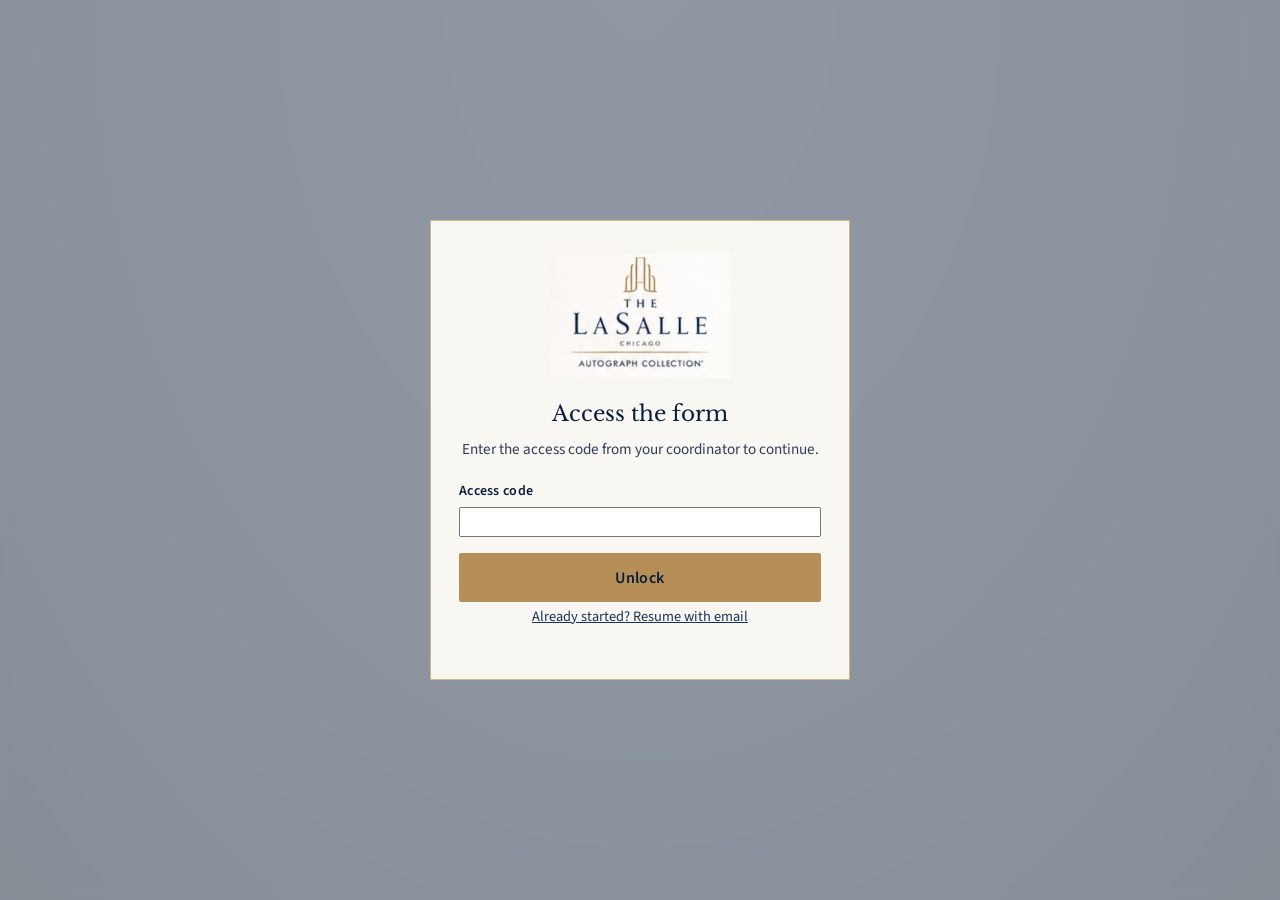
<file: index.html>
<!DOCTYPE html>
<html lang="en">
  <head>
    <meta charset="UTF-8" />
    <meta name="viewport" content="width=device-width, initial-scale=1" />
    <title>Wedding Guest Room Block Details | The LaSalle Chicago</title>
    <link rel="preconnect" href="https://fonts.googleapis.com" />
    <link rel="preconnect" href="https://fonts.gstatic.com" crossorigin />
    <link
      href="https://fonts.googleapis.com/css2?family=Libre+Baskerville:ital,wght@0,400;0,700;1,400&family=Source+Sans+3:wght@400;600;700&display=swap"
      rel="stylesheet"
    />
    <link rel="stylesheet" href="styles.css" />
  </head>
  <body>
    <div id="gate" class="gate" role="dialog" aria-modal="true" aria-labelledby="gate-title">
      <div class="gate-card">
        <img src="assets/logo.png" alt="The LaSalle Chicago, Autograph Collection" width="160" />
        <h1 id="gate-title">Access the form</h1>
        <p>Enter the access code from your coordinator to continue.</p>
        <form id="unlock-form" novalidate>
          <div class="field" data-field="password">
            <label for="access-password">Access code</label>
            <input id="access-password" name="password" type="password" autocomplete="current-password" required />
            <div class="field-error" data-error-for="password"></div>
          </div>
          <div class="gate-actions">
            <button type="submit" class="btn btn-gold" id="unlock-btn">Unlock</button>
          </div>
        </form>
        <div class="gate-secondary">
          <button type="button" id="show-resume">Already started? Resume with email</button>
        </div>
        <div id="resume-panel" class="resume-panel" hidden>
          <form id="resume-form" novalidate>
            <div class="field" data-field="resume_email">
              <label for="resume-email">Email used on the form</label>
              <input id="resume-email" type="email" autocomplete="email" />
              <div class="field-error" data-error-for="resume_email"></div>
            </div>
            <div class="field" data-field="resume_wedding_date">
              <label for="resume-wedding-date">Wedding date</label>
              <input id="resume-wedding-date" type="date" min="2000-01-01" max="2100-12-31" data-date-field autocomplete="off" />
              <div class="field-error" data-error-for="resume_wedding_date"></div>
            </div>
            <button type="submit" class="btn btn-secondary" id="resume-btn">Find my draft</button>
          </form>
        </div>
        <p id="gate-status" class="status-text" style="margin-top: 1rem" aria-live="polite"></p>
      </div>
    </div>

    <div id="thanks" class="thanks app" hidden>
      <img src="assets/logo.png" alt="" width="180" style="margin: 0 auto 1.5rem" />
      <h2>Thank you</h2>
      <p>
        We received your room block details. Your coordinator will follow up if
        anything is missing.
      </p>
      <p id="thanks-draft" class="hint"></p>
    </div>

    <main id="app" class="app is-locked" hidden>
      <header class="brand">
        <img src="assets/logo.png" alt="The LaSalle Chicago, Autograph Collection" />
        <h1 id="form-title">Wedding Guest Room Block Details</h1>
        <p class="intro">
          <span id="intro-before">Please complete by</span>
          <label class="sr-only" for="complete_by">Complete-by date</label>
          <input class="intro-date" id="complete_by" name="complete_by" type="date" min="2000-01-01" max="2100-12-31" data-date-field autocomplete="off" readonly />
          <span id="intro-after"
            >. We’ll use this for your room block and weekend logistics.</span
          >
        </p>
        <p id="staff-badge" class="staff-badge" hidden>Staff mode — employee fields unlocked</p>
      </header>

      <div id="beyond-30-warning" class="banner-warn" hidden role="status">
        This wedding is within 30 days. Requests cannot be assured at this point. Please complete
        the form as soon as possible and reach out to your coordinator to confirm.
      </div>

      <div class="status-bar">
        <div id="save-status" class="status-text" aria-live="polite">Not saved yet — click Save progress to keep your work</div>
        <div class="status-actions">
          <button type="button" class="btn btn-secondary" id="save-btn">Save progress</button>
          <button type="button" class="btn btn-gold" id="submit-btn">Submit final</button>
        </div>
      </div>

      <div id="form-wrap" class="form-wrap">
        <form id="wedding-form" novalidate>
          <input type="hidden" id="draft_id" name="draft_id" value="" />

          <section class="section" aria-labelledby="sec-contact">
            <h2 id="sec-contact">Your contact details</h2>
            <div class="field-grid two">
              <div class="field" data-field="couple_name">
                <label for="couple_name">Couple / party name</label>
                <input id="couple_name" name="couple_name" type="text" autocomplete="organization" required />
                <div class="field-error" data-error-for="couple_name"></div>
              </div>
              <div class="field" data-field="wedding_date">
                <label for="wedding_date">Wedding date</label>
                <input id="wedding_date" name="wedding_date" type="date" min="2000-01-01" max="2100-12-31" data-date-field autocomplete="off" required />
                <div class="field-error" data-error-for="wedding_date"></div>
              </div>
              <div class="field" data-field="email">
                <label for="email">Your email</label>
                <input id="email" name="email" type="email" autocomplete="email" />
                <div class="field-error" data-error-for="email"></div>
              </div>
              <div class="field" data-field="phone">
                <label for="phone">Your phone</label>
                <input
                  id="phone"
                  name="phone"
                  type="tel"
                  autocomplete="tel"
                  placeholder="(312) 555-0100"
                  data-phone-mask
                  maxlength="14"
                />
                <div class="field-error" data-error-for="phone"></div>
              </div>
            </div>
            <div class="field-error" data-error-for="complete_by" id="complete_by_error" style="margin-top: 0.75rem"></div>
          </section>

          <hr class="rule" />

          <section class="section" aria-labelledby="sec-basics">
            <h2 id="sec-basics">Wedding basics</h2>
            <div class="field-grid two">
              <div class="field" data-field="wedding_venue">
                <label for="wedding_venue">Wedding / ceremony venue</label>
                <input id="wedding_venue" name="wedding_venue" type="text" />
                <div class="field-error" data-error-for="wedding_venue"></div>
              </div>
              <div class="field" data-field="ceremony_time">
                <label for="ceremony_time">Ceremony time</label>
                <input id="ceremony_time" name="ceremony_time" type="time" data-time-input />
                <div class="field-error" data-error-for="ceremony_time"></div>
              </div>
              <div class="field" data-field="reception_venue">
                <label for="reception_venue">Reception venue</label>
                <input id="reception_venue" name="reception_venue" type="text" />
                <div class="field-error" data-error-for="reception_venue"></div>
              </div>
              <div class="field" data-field="reception_time">
                <label for="reception_time">Reception time</label>
                <input id="reception_time" name="reception_time" type="time" data-time-input />
                <div class="field-error" data-error-for="reception_time"></div>
              </div>
              <div class="field" data-field="group_arrival">
                <label for="group_arrival">Group arrival date</label>
                <input id="group_arrival" name="group_arrival" type="date" min="2000-01-01" max="2100-12-31" data-date-field />
                <div class="field-error" data-error-for="group_arrival"></div>
              </div>
              <div class="field" data-field="group_departure">
                <label for="group_departure">Group departure date</label>
                <input id="group_departure" name="group_departure" type="date" min="2000-01-01" max="2100-12-31" data-date-field />
                <div class="field-error" data-error-for="group_departure"></div>
              </div>
              <div class="field" data-field="weekend_contact_name">
                <label for="weekend_contact_name">Primary wedding-weekend contact</label>
                <input id="weekend_contact_name" name="weekend_contact_name" type="text" />
                <div class="field-error" data-error-for="weekend_contact_name"></div>
              </div>
              <div class="field" data-field="weekend_contact_phone">
                <label for="weekend_contact_phone">Weekend contact phone</label>
                <input
                  id="weekend_contact_phone"
                  name="weekend_contact_phone"
                  type="tel"
                  placeholder="(312) 555-0100"
                  data-phone-mask
                  maxlength="14"
                />
                <div class="field-error" data-error-for="weekend_contact_phone"></div>
              </div>
            </div>
          </section>

          <hr class="rule" />

          <section class="section" aria-labelledby="sec-rooms">
            <h2 id="sec-rooms">Rooms &amp; VIP</h2>
            <div class="field-grid">
              <div class="field" data-field="guests">
                <label for="guests">Guest rooms (room block count)</label>
                <input id="guests" name="guests" type="number" min="0" step="1" inputmode="numeric" data-numeric />
                <div class="field-error" data-error-for="guests"></div>
              </div>
              <div class="field" data-field="anticipated_rooms">
                <label for="anticipated_rooms">Guest notes (room needs / pickup notes)</label>
                <textarea id="anticipated_rooms" name="anticipated_rooms"></textarea>
                <div class="field-error" data-error-for="anticipated_rooms"></div>
              </div>
              <div class="field" data-field="couple_accommodations">
                <label for="couple_accommodations">Accommodations for the wedding couple</label>
                <textarea id="couple_accommodations" name="couple_accommodations"></textarea>
                <div class="field-error" data-error-for="couple_accommodations"></div>
              </div>
              <div class="field" data-field="getting_ready_needed">
                <label>Getting-ready room or suite needed?</label>
                <div class="choice-row">
                  <label><input type="radio" name="getting_ready_needed" value="yes" /> Yes</label>
                  <label><input type="radio" name="getting_ready_needed" value="no" /> No</label>
                </div>
                <div class="field-error" data-error-for="getting_ready_needed"></div>
              </div>
              <div id="getting-ready-details" class="conditional" hidden>
                <div class="field-grid two">
                  <div class="field" data-field="getting_ready_guests">
                    <label for="getting_ready_guests">Ready room guests (estimated)</label>
                    <input id="getting_ready_guests" name="getting_ready_guests" type="number" min="0" step="1" inputmode="numeric" data-numeric />
                    <div class="field-error" data-error-for="getting_ready_guests"></div>
                  </div>
                </div>
              </div>
              <div class="field" data-field="vip_names">
                <label for="vip_names">VIP / family names for special attention</label>
                <textarea id="vip_names" name="vip_names" placeholder="Names and any upgrade or attention notes"></textarea>
                <div class="field-error" data-error-for="vip_names"></div>
              </div>
              <div class="field" data-field="accessibility">
                <label for="accessibility">Accessibility needs or special guest requests</label>
                <textarea id="accessibility" name="accessibility"></textarea>
                <div class="field-error" data-error-for="accessibility"></div>
              </div>
            </div>
          </section>

          <hr class="rule" />

          <section class="section" aria-labelledby="sec-transport">
            <h2 id="sec-transport">Transportation / shuttles</h2>
            <div class="field-grid two">
              <div class="field" data-field="transport_company">
                <label for="transport_company">Transportation company</label>
                <input id="transport_company" name="transport_company" type="text" />
                <div class="field-error" data-error-for="transport_company"></div>
              </div>
              <div class="field" data-field="transport_contact">
                <label for="transport_contact">Company contact / cell</label>
                <input
                  id="transport_contact"
                  name="transport_contact"
                  type="tel"
                  placeholder="(312) 555-0100"
                  data-phone-mask
                  maxlength="14"
                />
                <div class="field-error" data-error-for="transport_contact"></div>
              </div>
              <div class="field" data-field="transport_vehicles">
                <label for="transport_vehicles">Number / type of vehicles</label>
                <input id="transport_vehicles" name="transport_vehicles" type="text" />
                <div class="field-error" data-error-for="transport_vehicles"></div>
              </div>
              <div class="field" data-field="transport_first_pickup">
                <label for="transport_first_pickup">First hotel pickup</label>
                <input id="transport_first_pickup" name="transport_first_pickup" type="datetime-local" data-datetime-input />
                <div class="field-error" data-error-for="transport_first_pickup"></div>
              </div>
              <div class="field" data-field="transport_additional">
                <label for="transport_additional">Additional pickup time</label>
                <input id="transport_additional" name="transport_additional" type="time" data-time-input />
                <div class="field-error" data-error-for="transport_additional"></div>
              </div>
              <div class="field" data-field="transport_return">
                <label for="transport_return">Expected return time</label>
                <input id="transport_return" name="transport_return" type="time" data-time-input />
                <div class="field-error" data-error-for="transport_return"></div>
              </div>
              <div class="field" data-field="transport_venue" style="grid-column: 1 / -1">
                <label for="transport_venue">Wedding venue (for shuttle)</label>
                <input id="transport_venue" name="transport_venue" type="text" />
                <div class="field-error" data-error-for="transport_venue"></div>
              </div>
            </div>
          </section>

          <hr class="rule" />

          <section class="section" aria-labelledby="sec-valet">
            <h2 id="sec-valet">Valet parking</h2>
            <div class="field" data-field="valet_needed">
              <label>Will valet parking be needed for wedding guests or visitors?</label>
              <div class="choice-row">
                <label><input type="radio" name="valet_needed" value="yes" /> Yes</label>
                <label><input type="radio" name="valet_needed" value="no" /> No</label>
              </div>
              <div class="field-error" data-error-for="valet_needed"></div>
            </div>
            <div id="valet-details" class="conditional" hidden>
              <div class="field" data-field="valet_payment">
                <label>Parking arrangement</label>
                <div class="choice-row">
                  <label><input type="radio" name="valet_payment" value="individual" /> Individual guest payment</label>
                  <label><input type="radio" name="valet_payment" value="hosted" /> Hosted by couple/family</label>
                  <label><input type="radio" name="valet_payment" value="master" /> Master account</label>
                  <label><input type="radio" name="valet_payment" value="other" /> Other</label>
                </div>
                <div class="field-error" data-error-for="valet_payment"></div>
              </div>
              <div class="field-grid two">
                <div class="field" data-field="valet_other">
                  <label for="valet_other">If other, describe</label>
                  <input id="valet_other" name="valet_other" type="text" />
                  <div class="field-error" data-error-for="valet_other"></div>
                </div>
                <div class="field" data-field="valet_vehicles">
                  <label for="valet_vehicles">Estimated number of vehicles</label>
                  <input id="valet_vehicles" name="valet_vehicles" type="number" min="0" step="1" inputmode="numeric" data-numeric />
                  <div class="field-error" data-error-for="valet_vehicles"></div>
                </div>
                <div class="field" data-field="valet_billing_contact">
                  <label for="valet_billing_contact">Authorized billing contact</label>
                  <input id="valet_billing_contact" name="valet_billing_contact" type="text" />
                  <div class="field-error" data-error-for="valet_billing_contact"></div>
                </div>
                <div class="field" data-field="valet_billing_instructions">
                  <label for="valet_billing_instructions">Billing instructions</label>
                  <input id="valet_billing_instructions" name="valet_billing_instructions" type="text" />
                  <div class="field-error" data-error-for="valet_billing_instructions"></div>
                </div>
              </div>
            </div>
          </section>

          <hr class="rule" />

          <section class="section" aria-labelledby="sec-bags">
            <h2 id="sec-bags">Welcome / gift bags</h2>
            <div class="field" data-field="bags_providing">
              <label>Will you provide welcome bags or gifts for guests?</label>
              <div class="choice-row">
                <label><input type="radio" name="bags_providing" value="yes" /> Yes</label>
                <label><input type="radio" name="bags_providing" value="no" /> No</label>
              </div>
              <div class="field-error" data-error-for="bags_providing"></div>
            </div>
            <div id="bags-details" class="conditional" hidden>
              <div class="field-grid two">
                <div class="field" data-field="bags_quantity">
                  <label for="bags_quantity">Estimated quantity</label>
                  <input id="bags_quantity" name="bags_quantity" type="number" min="0" step="1" inputmode="numeric" data-numeric />
                  <div class="field-error" data-error-for="bags_quantity"></div>
                </div>
                <div class="field" data-field="bags_delivery_date">
                  <label for="bags_delivery_date">Expected delivery date</label>
                  <input id="bags_delivery_date" name="bags_delivery_date" type="date" min="2000-01-01" max="2100-12-31" data-date-field />
                  <div class="field-error" data-error-for="bags_delivery_date"></div>
                </div>
                <div class="field" data-field="bags_delivery_time">
                  <label for="bags_delivery_time">Expected delivery time</label>
                  <input id="bags_delivery_time" name="bags_delivery_time" type="time" data-time-input />
                  <div class="field-error" data-error-for="bags_delivery_time"></div>
                </div>
                <div class="field" data-field="bags_deliverer">
                  <label for="bags_deliverer">Person / vendor delivering</label>
                  <input id="bags_deliverer" name="bags_deliverer" type="text" />
                  <div class="field-error" data-error-for="bags_deliverer"></div>
                </div>
                <div class="field" data-field="bags_distribution" style="grid-column: 1 / -1">
                  <label for="bags_distribution">Distribution instructions</label>
                  <textarea id="bags_distribution" name="bags_distribution"></textarea>
                  <div class="field-error" data-error-for="bags_distribution"></div>
                </div>
              </div>
            </div>
          </section>

          <hr class="rule" />

          <section class="section" aria-labelledby="sec-vendors">
            <h2 id="sec-vendors">Vendor access</h2>
            <p class="section-lead">Add each vendor who needs hotel access. Enter N/A in company if none.</p>
            <div class="field" data-field="vendors"><div class="field-error" data-error-for="vendors"></div></div>
            <div id="vendor-rows" class="rows"></div>
            <button type="button" class="btn btn-secondary btn-add" id="add-vendor">Add vendor</button>
          </section>

          <hr class="rule" />

          <section class="section" aria-labelledby="sec-brunch">
            <h2 id="sec-brunch">Post-wedding brunch</h2>
            <div class="field" data-field="brunch_hosting">
              <label>Will you host a post-wedding brunch at The LaSalle?</label>
              <div class="choice-row">
                <label><input type="radio" name="brunch_hosting" value="yes" /> Yes</label>
                <label><input type="radio" name="brunch_hosting" value="no" /> No</label>
              </div>
              <div class="field-error" data-error-for="brunch_hosting"></div>
            </div>
            <div id="brunch-details" class="conditional" hidden>
              <div class="field-grid two">
                <div class="field" data-field="brunch_datetime">
                  <label for="brunch_datetime">Event date / time</label>
                  <input id="brunch_datetime" name="brunch_datetime" type="datetime-local" data-datetime-input />
                  <div class="field-error" data-error-for="brunch_datetime"></div>
                </div>
                <div class="field" data-field="brunch_attendance">
                  <label for="brunch_attendance">Estimated attendance</label>
                  <input id="brunch_attendance" name="brunch_attendance" type="number" min="0" step="1" inputmode="numeric" data-numeric />
                  <div class="field-error" data-error-for="brunch_attendance"></div>
                </div>
                <div class="field" data-field="brunch_menu_submitted">
                  <label>Menu selection submitted?</label>
                  <div class="choice-row">
                    <label><input type="radio" name="brunch_menu_submitted" value="yes" /> Yes</label>
                    <label><input type="radio" name="brunch_menu_submitted" value="no" /> No</label>
                  </div>
                  <div class="field-error" data-error-for="brunch_menu_submitted"></div>
                </div>
                <div class="field" data-field="brunch_requests" style="grid-column: 1 / -1">
                  <label for="brunch_requests">Special requests</label>
                  <textarea id="brunch_requests" name="brunch_requests"></textarea>
                  <div class="field-error" data-error-for="brunch_requests"></div>
                </div>
              </div>
            </div>
          </section>

          <hr class="rule" data-staff-only hidden />

          <section class="section" id="staff-dates-section" aria-labelledby="sec-dates" data-staff-only hidden>
            <h2 id="sec-dates">Important dates at a glance</h2>
            <p class="section-lead">Employee only — not shown to couples.</p>
            <div class="field-grid two">
              <div class="field" data-field="date_room_cutoff">
                <label for="date_room_cutoff">Guest room cutoff (30 days prior)</label>
                <input id="date_room_cutoff" name="date_room_cutoff" type="date" min="2000-01-01" max="2100-12-31" data-date-field />
                <div class="field-error" data-error-for="date_room_cutoff"></div>
              </div>
              <div class="field" data-field="date_menu_due">
                <label for="date_menu_due">Menu selections due (30 days prior)</label>
                <input id="date_menu_due" name="date_menu_due" type="date" min="2000-01-01" max="2100-12-31" data-date-field />
                <div class="field-error" data-error-for="date_menu_due"></div>
              </div>
              <div class="field" data-field="date_vendor_list">
                <label for="date_vendor_list">Final vendor list due (14 days prior)</label>
                <input id="date_vendor_list" name="date_vendor_list" type="date" min="2000-01-01" max="2100-12-31" data-date-field />
                <div class="field-error" data-error-for="date_vendor_list"></div>
              </div>
              <div class="field" data-field="date_gift_bag">
                <label for="date_gift_bag">Gift bag delivery (day before)</label>
                <input id="date_gift_bag" name="date_gift_bag" type="date" min="2000-01-01" max="2100-12-31" data-date-field />
                <div class="field-error" data-error-for="date_gift_bag"></div>
              </div>
              <div class="field" data-field="date_getting_ready">
                <label for="date_getting_ready">Getting-ready room access</label>
                <input id="date_getting_ready" name="date_getting_ready" type="date" min="2000-01-01" max="2100-12-31" data-date-field />
                <div class="field-error" data-error-for="date_getting_ready"></div>
              </div>
            </div>
          </section>

          <div class="footer-actions">
            <button type="button" class="btn btn-secondary" id="save-btn-footer">Save progress</button>
            <button type="button" class="btn btn-gold" id="submit-btn-footer">Submit final</button>
          </div>
        </form>
      </div>
    </main>

    <template id="vendor-row-template">
      <div class="row-card" data-vendor-row>
        <div class="row-card-header">
          <span>Vendor</span>
          <button type="button" class="btn-link" data-remove-vendor>Remove</button>
        </div>
        <div class="field-grid two">
          <div class="field">
            <label>Vendor / company</label>
            <input type="text" data-vendor="company" />
          </div>
          <div class="field">
            <label>Service</label>
            <input type="text" data-vendor="service" />
          </div>
          <div class="field" style="grid-column: 1 / -1" data-field-vendor-access>
            <label>Date / time of access</label>
            <input type="datetime-local" data-vendor="access" data-datetime-input />
            <div class="field-error" data-vendor-access-error></div>
          </div>
        </div>
      </div>
    </template>

    <script src="config.js"></script>
    <script src="app.js"></script>
  </body>
</html>
</file>
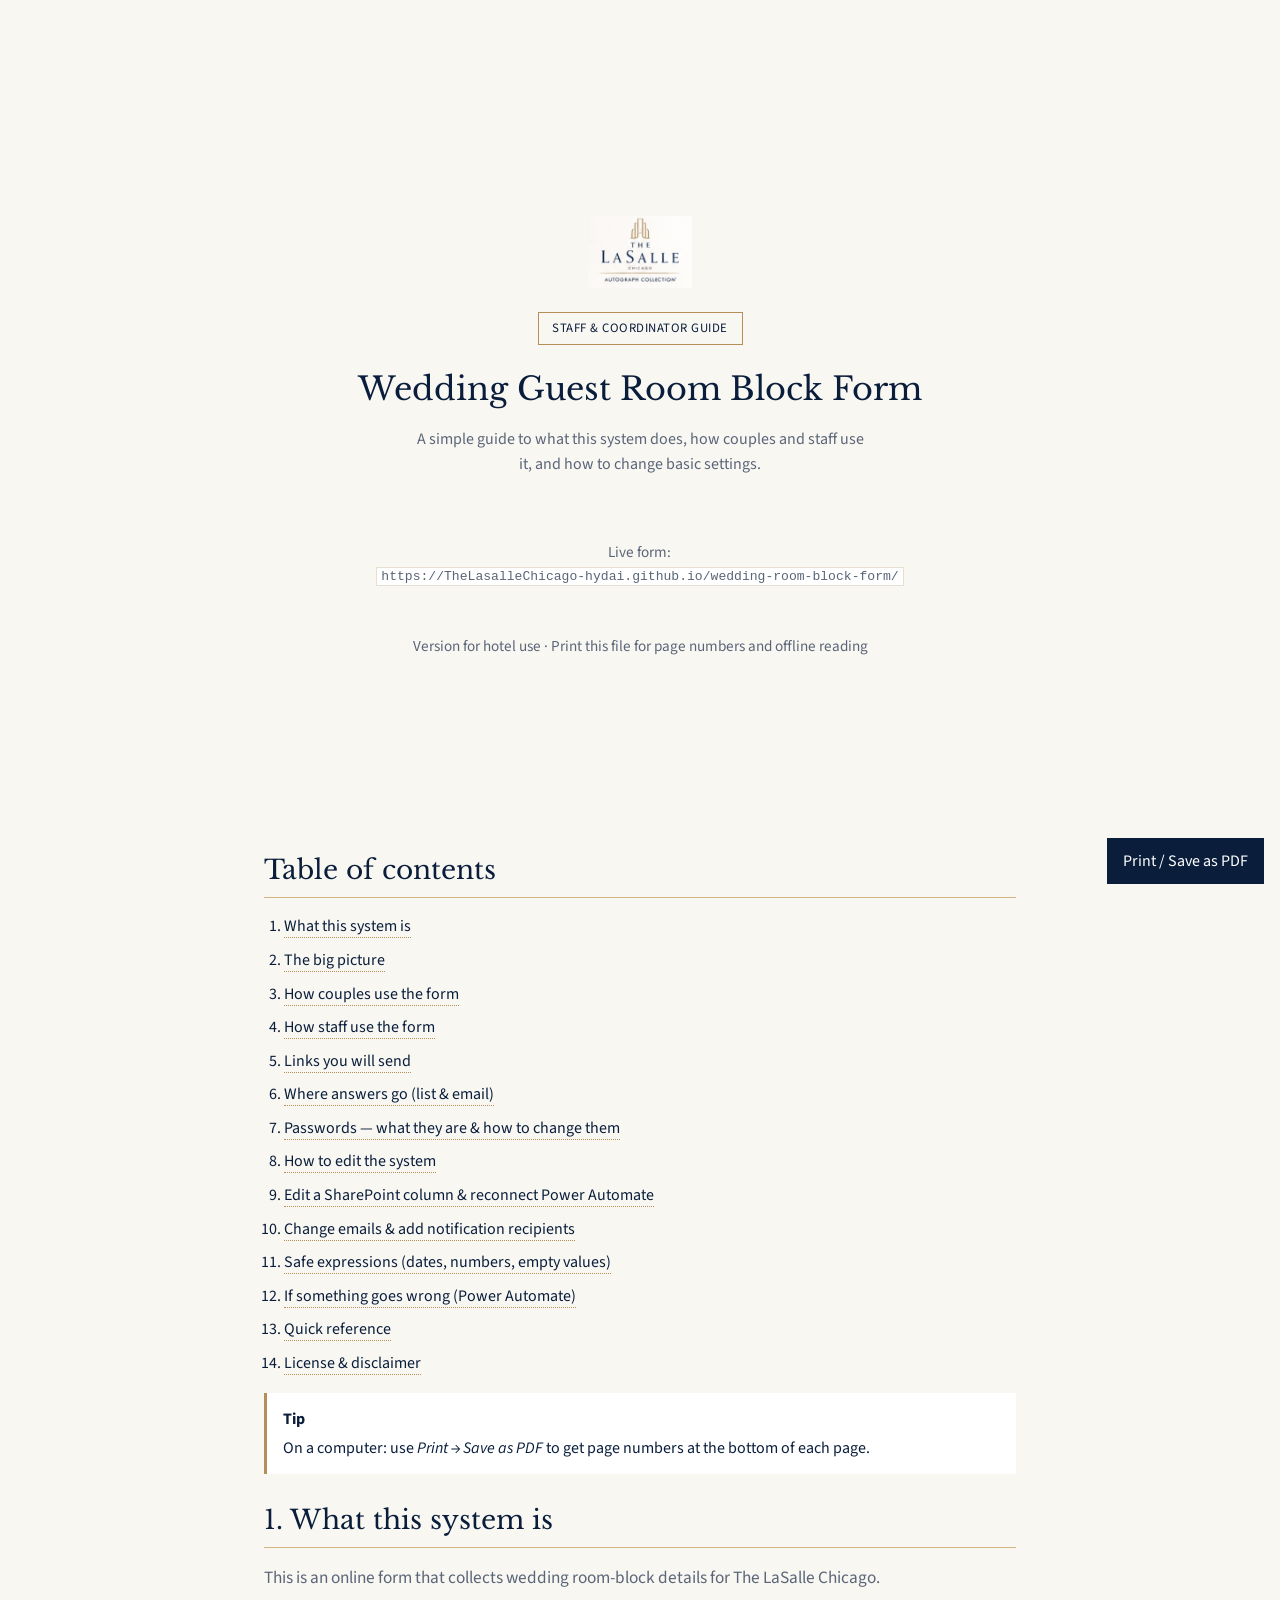
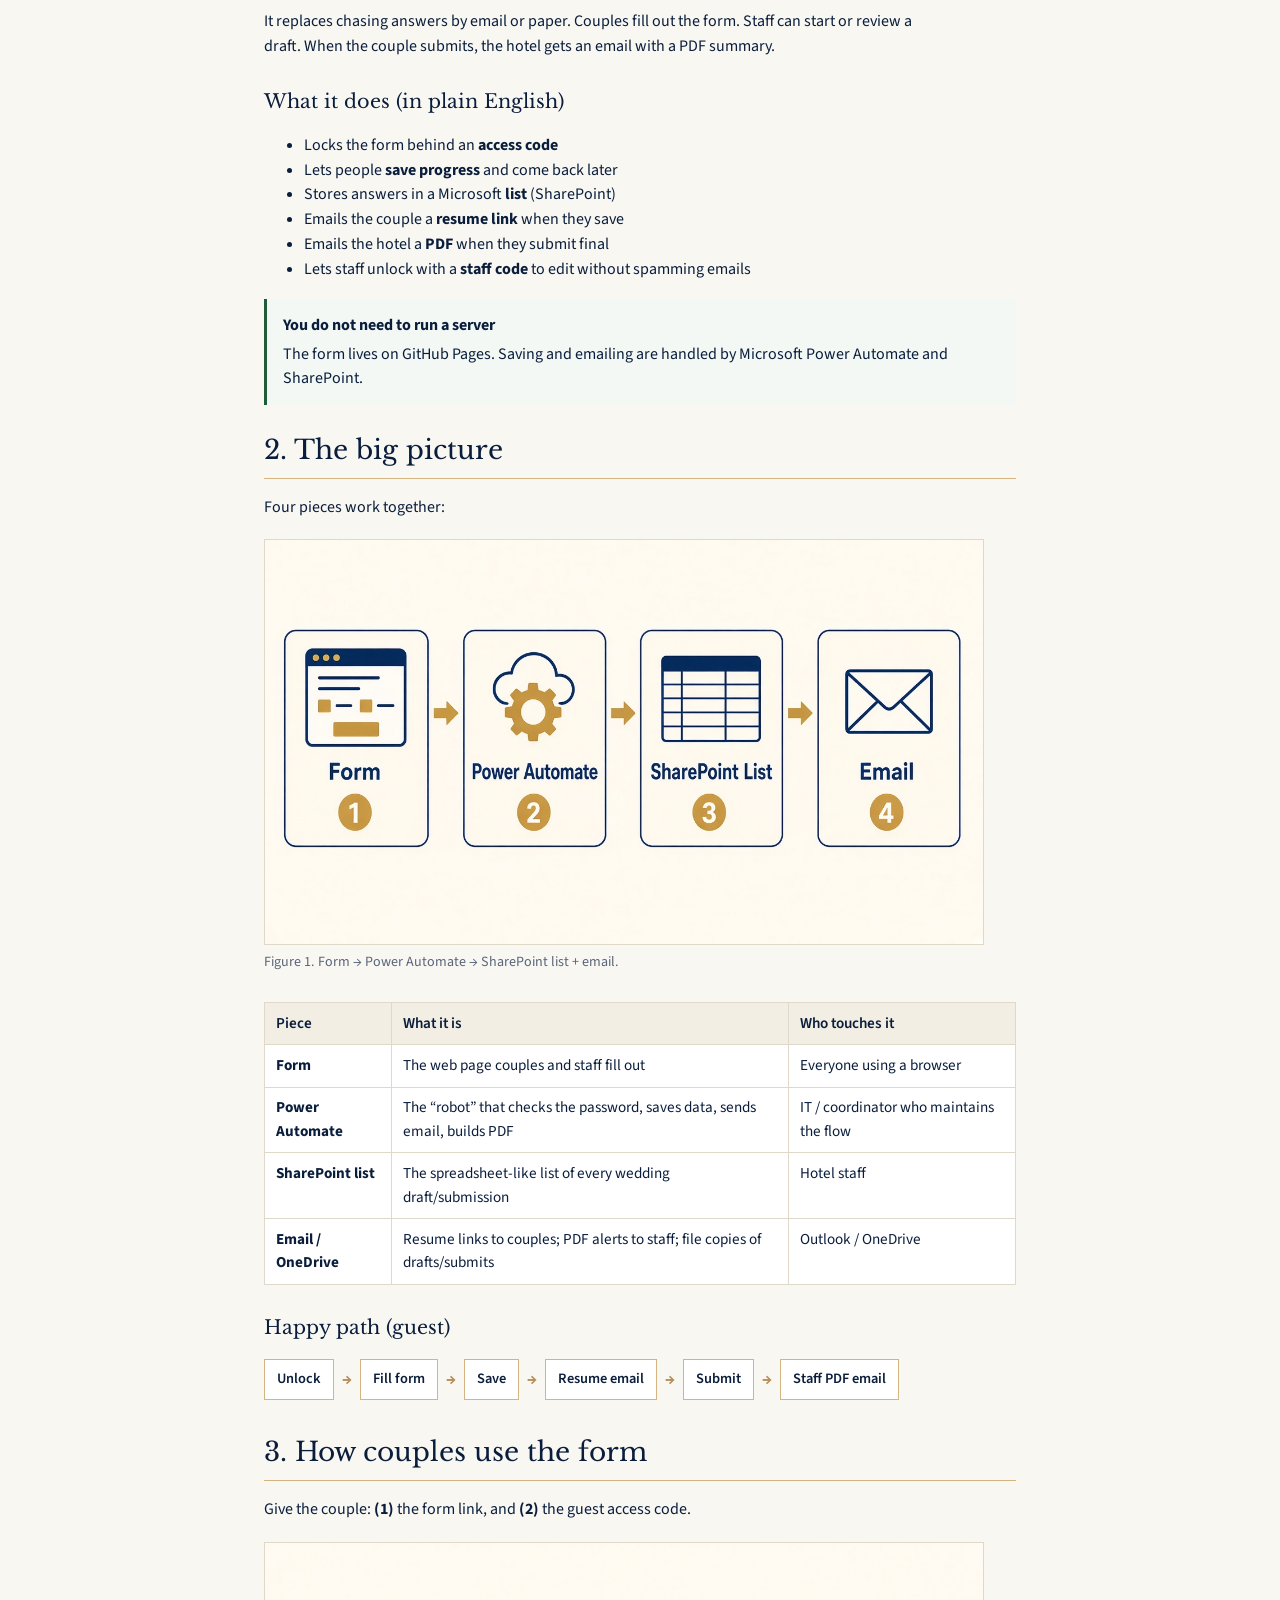
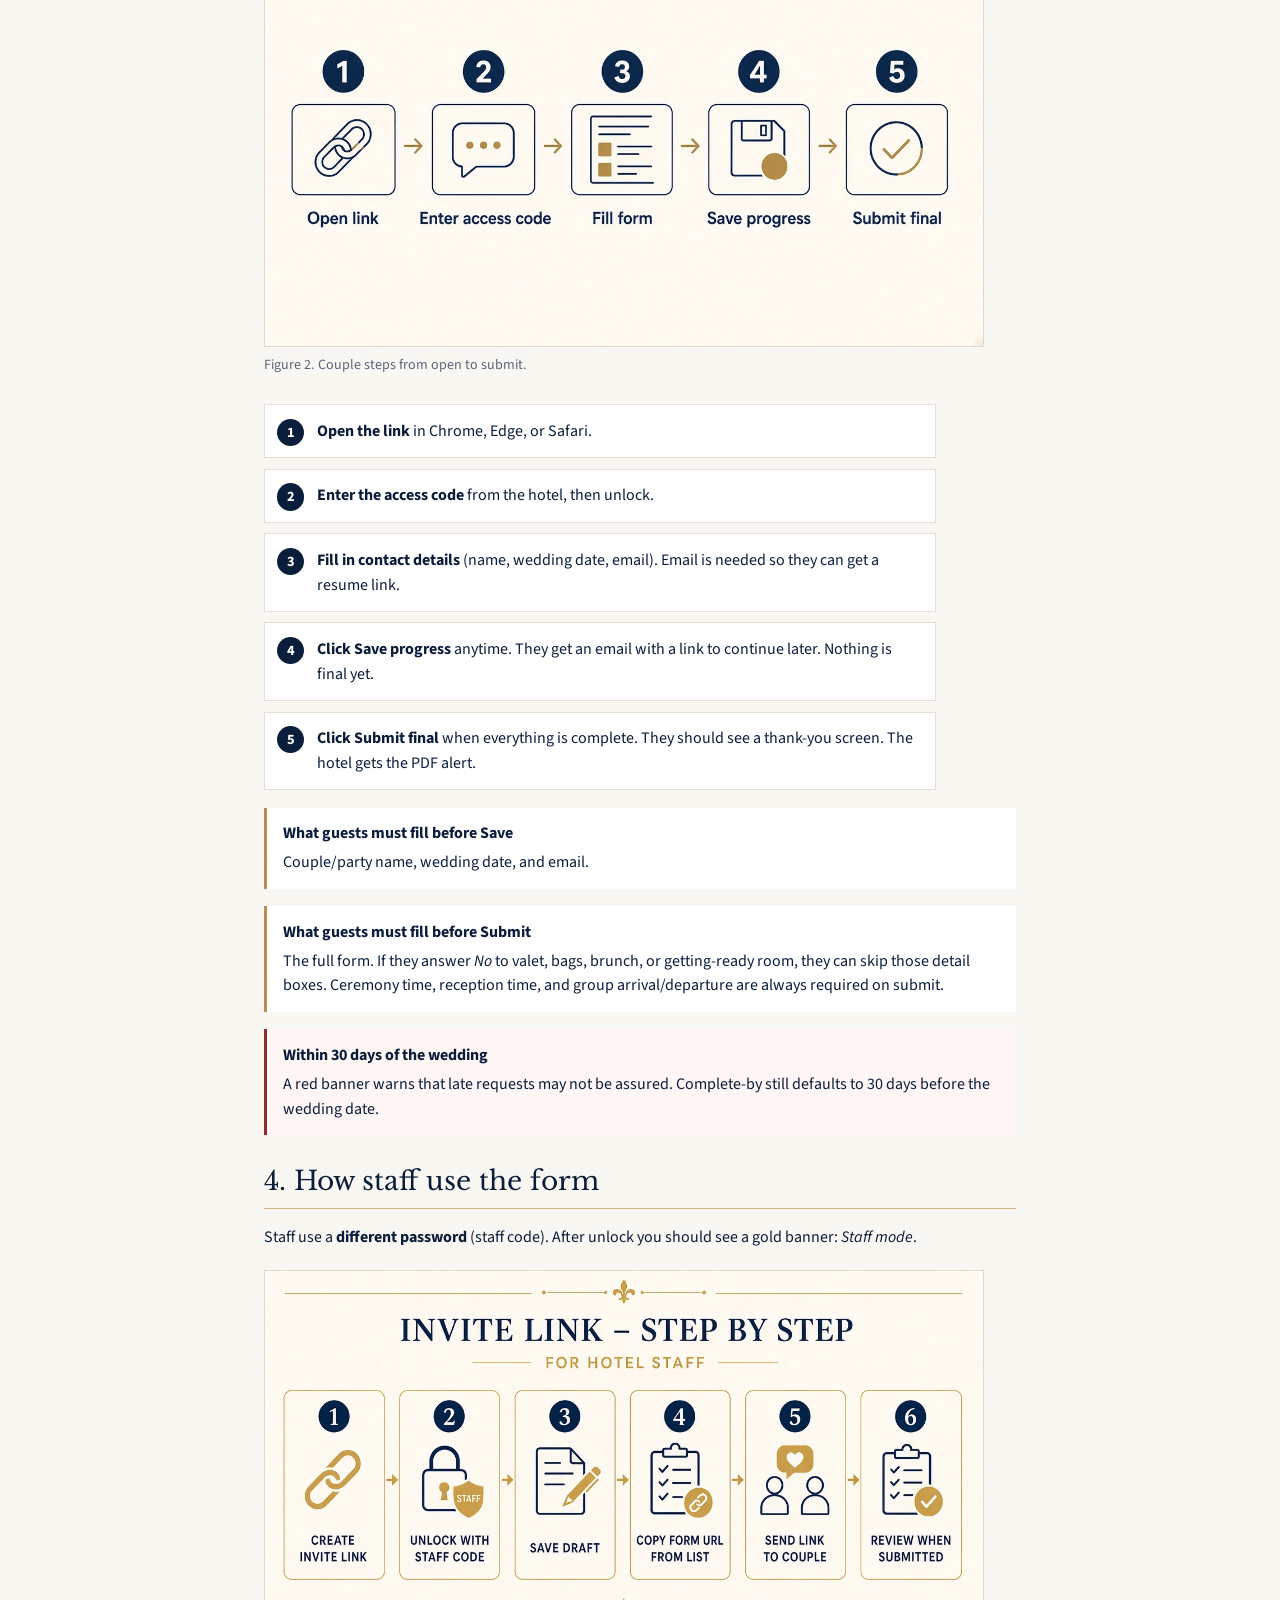
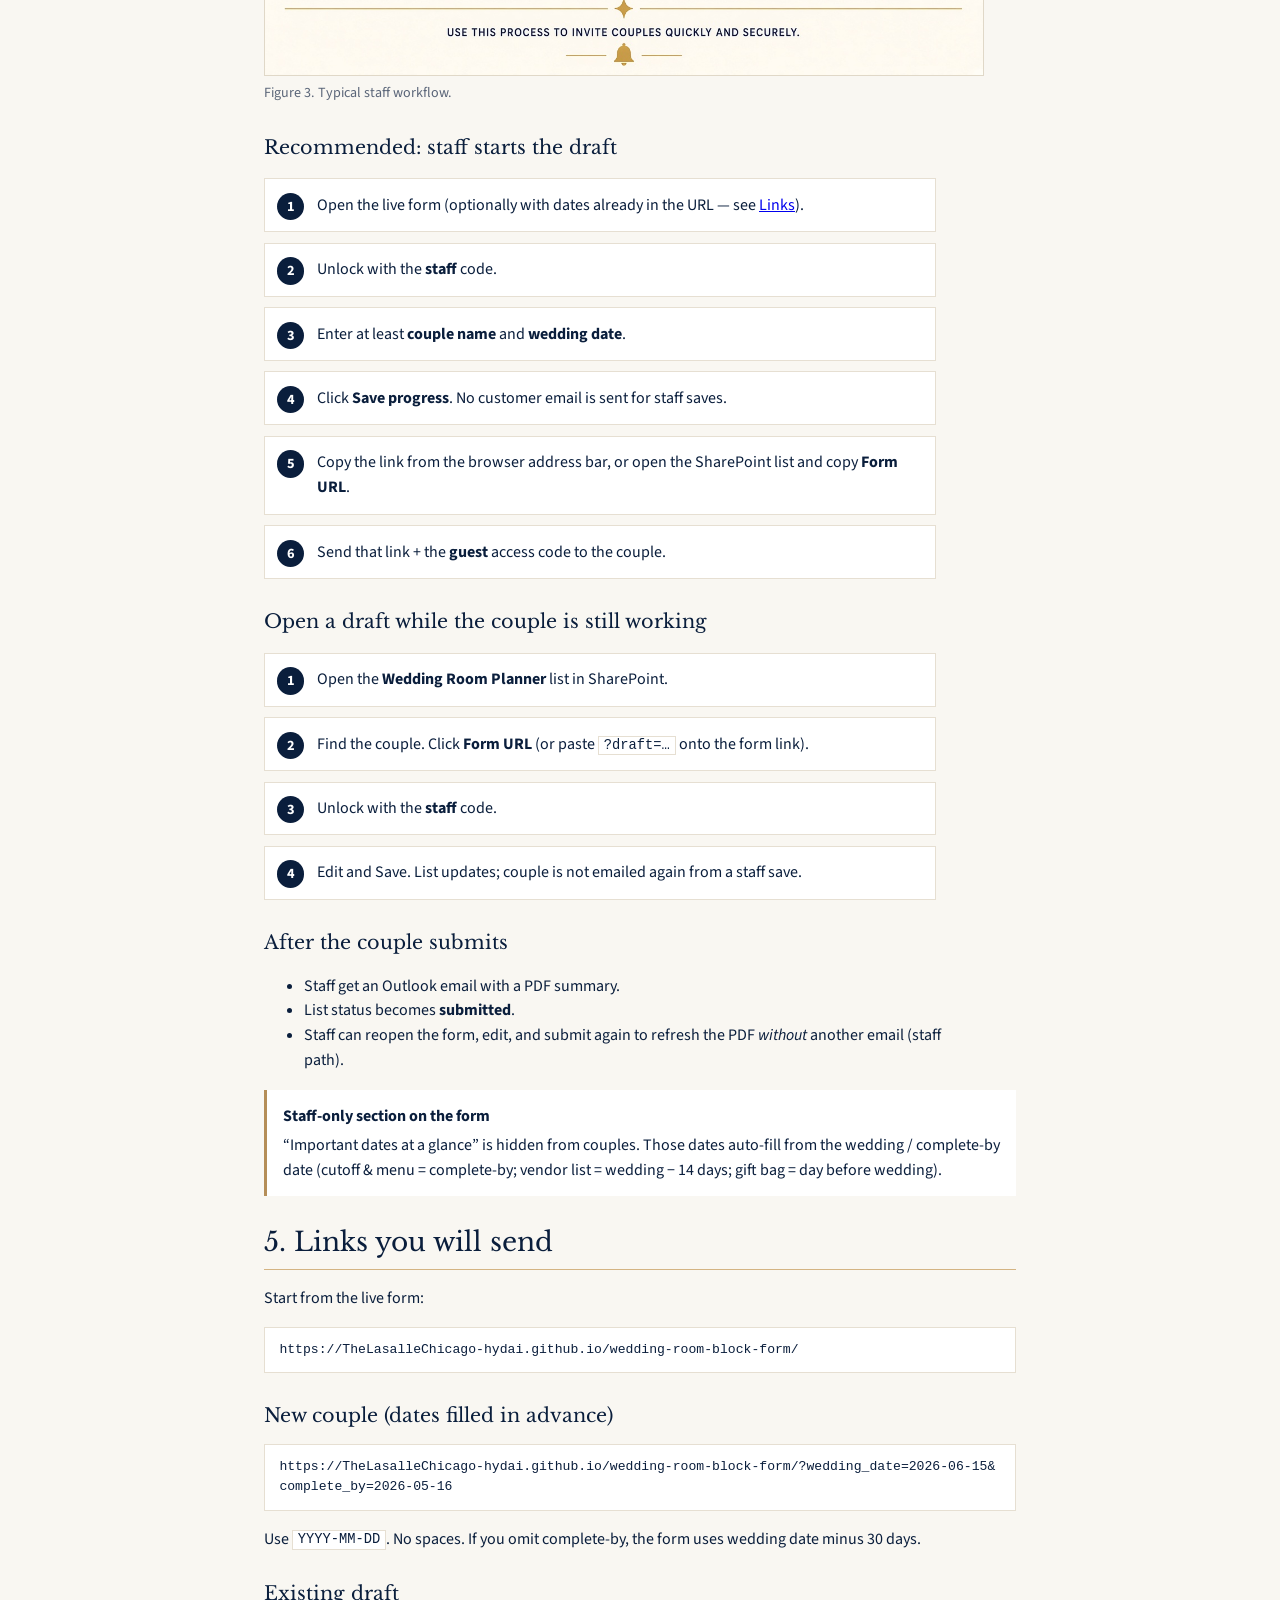
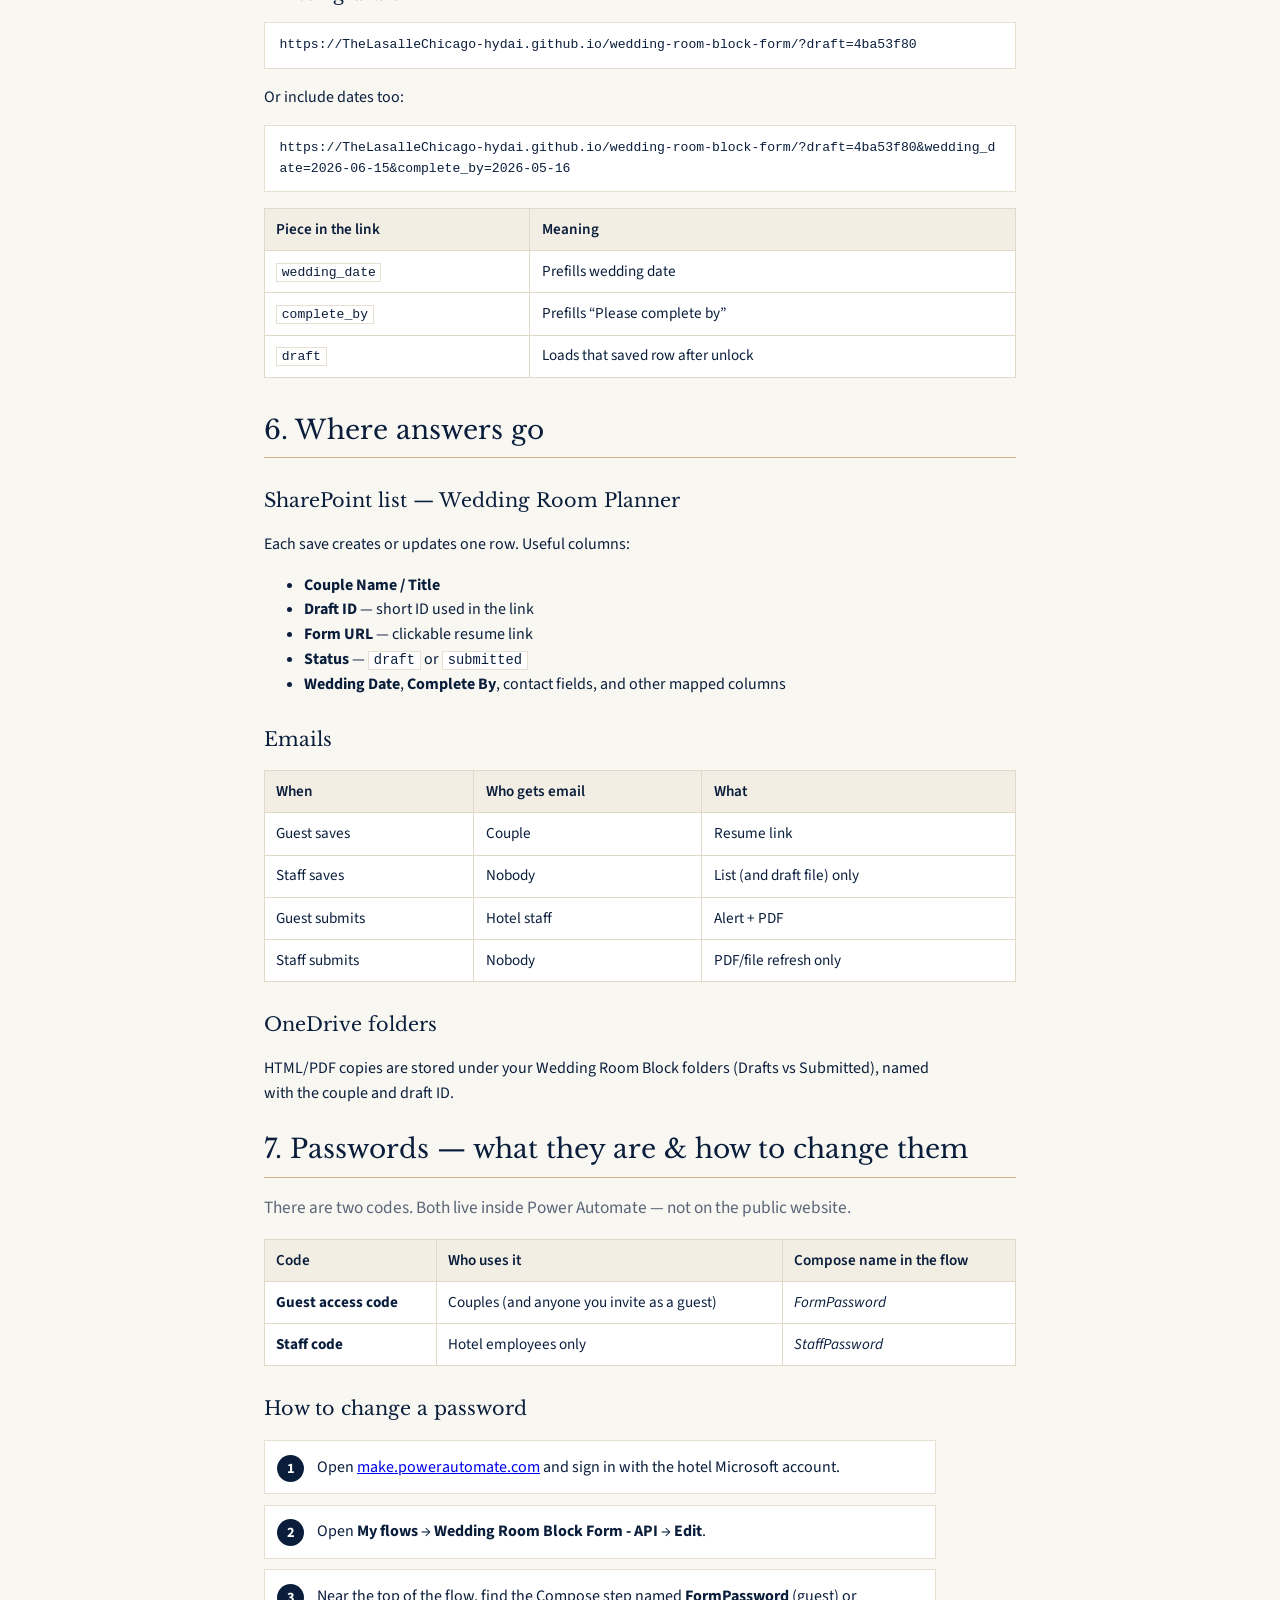
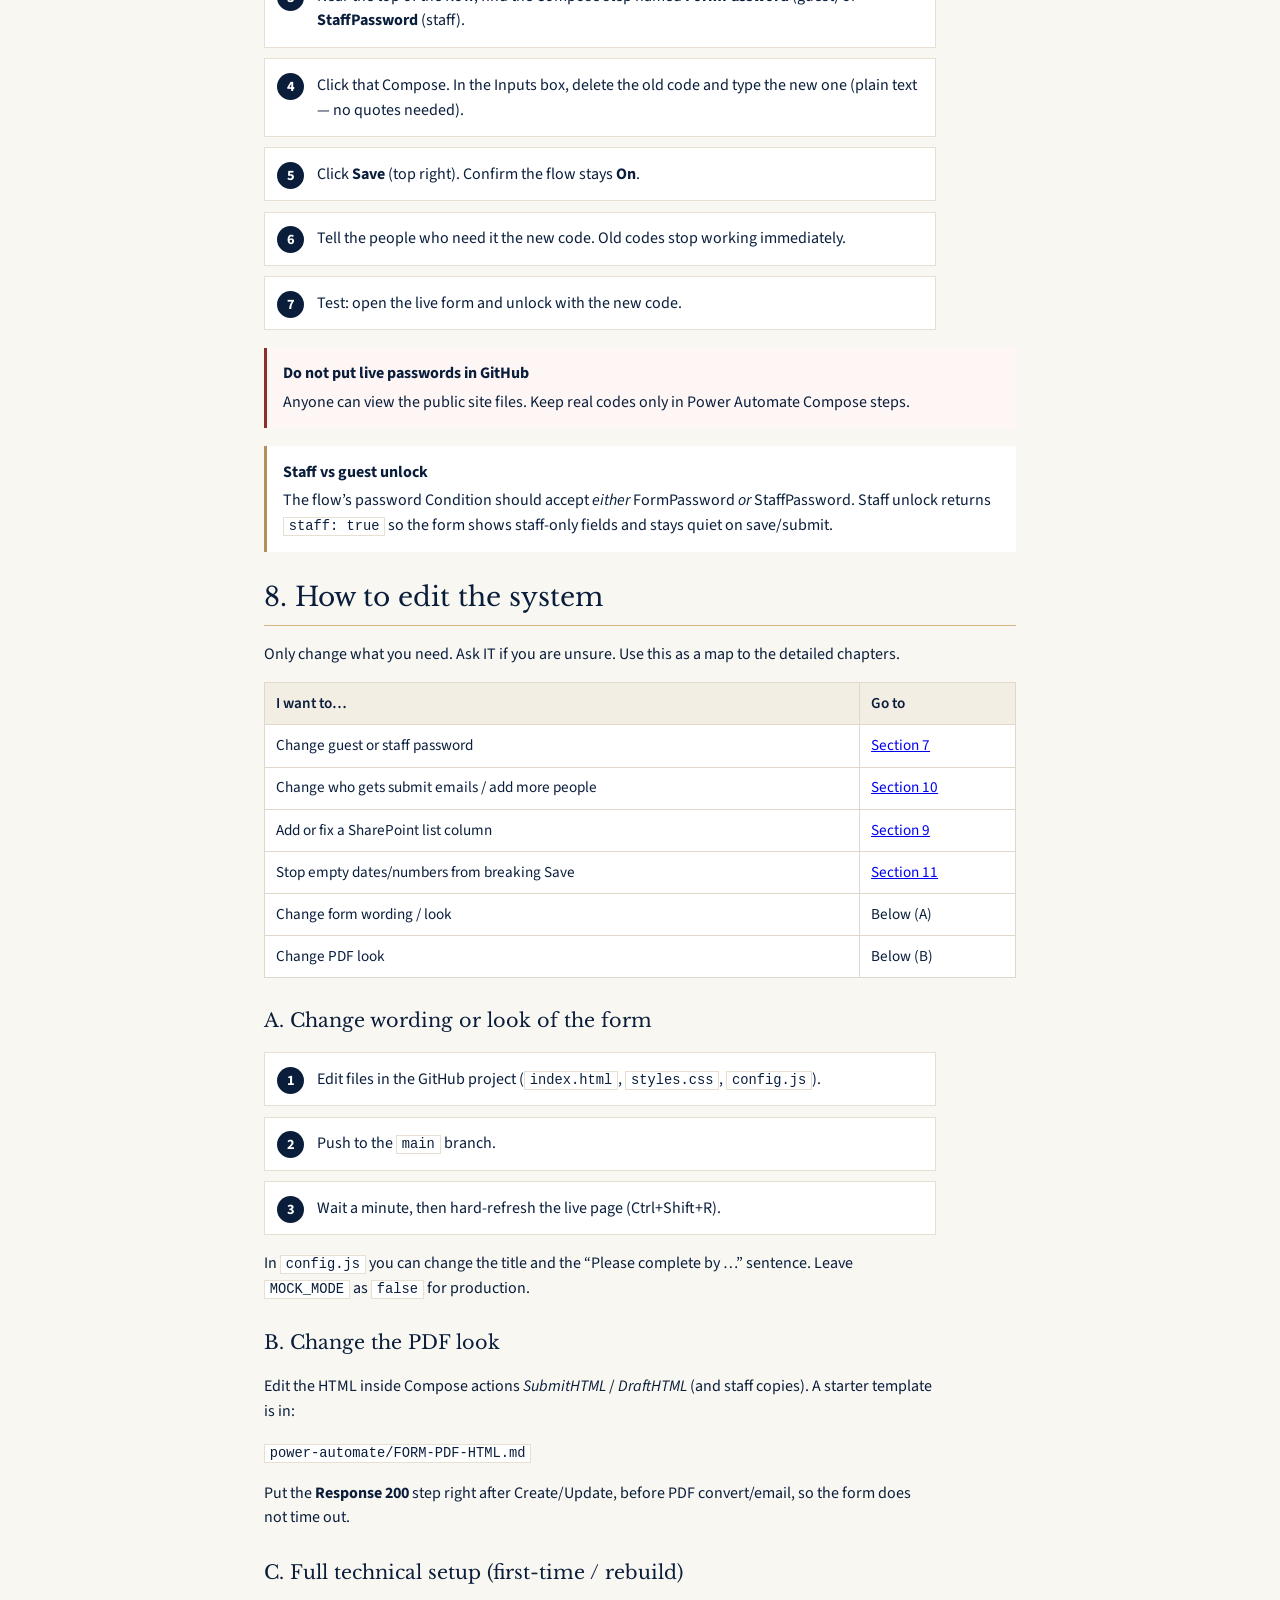
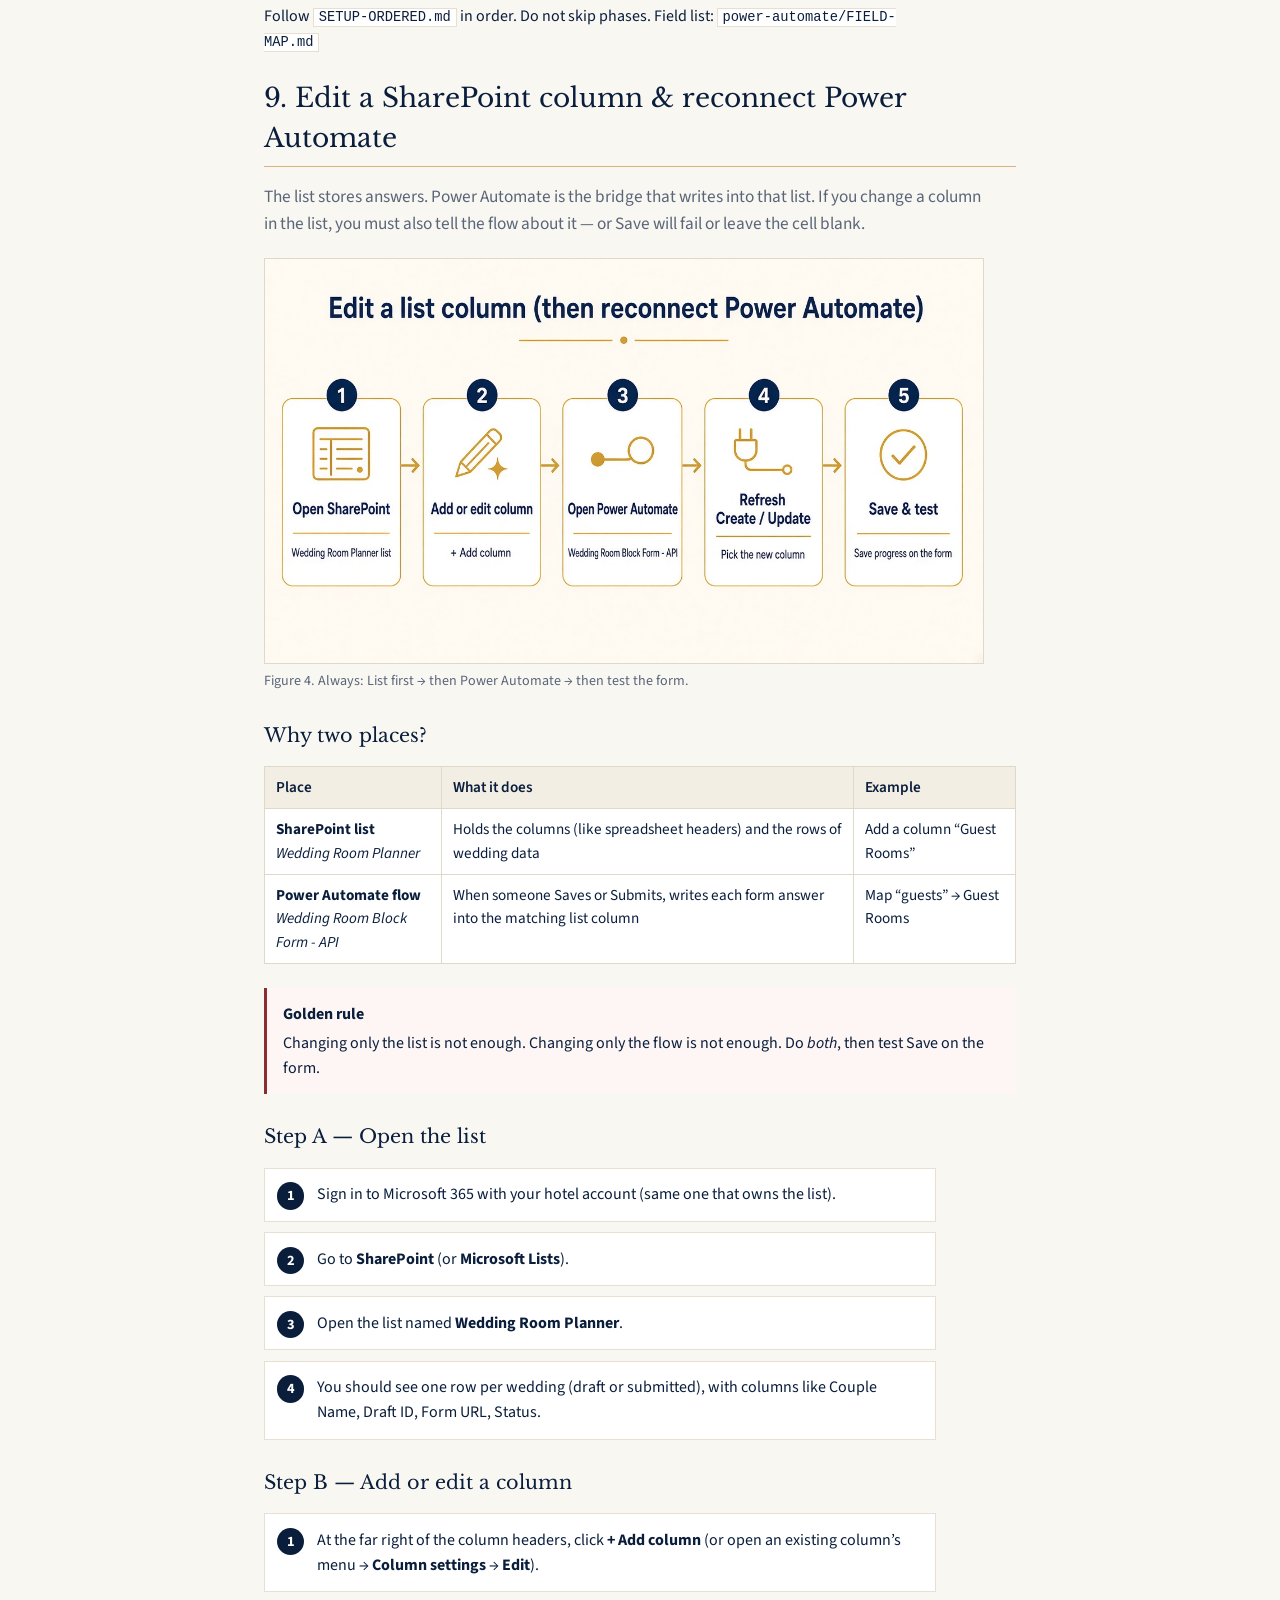
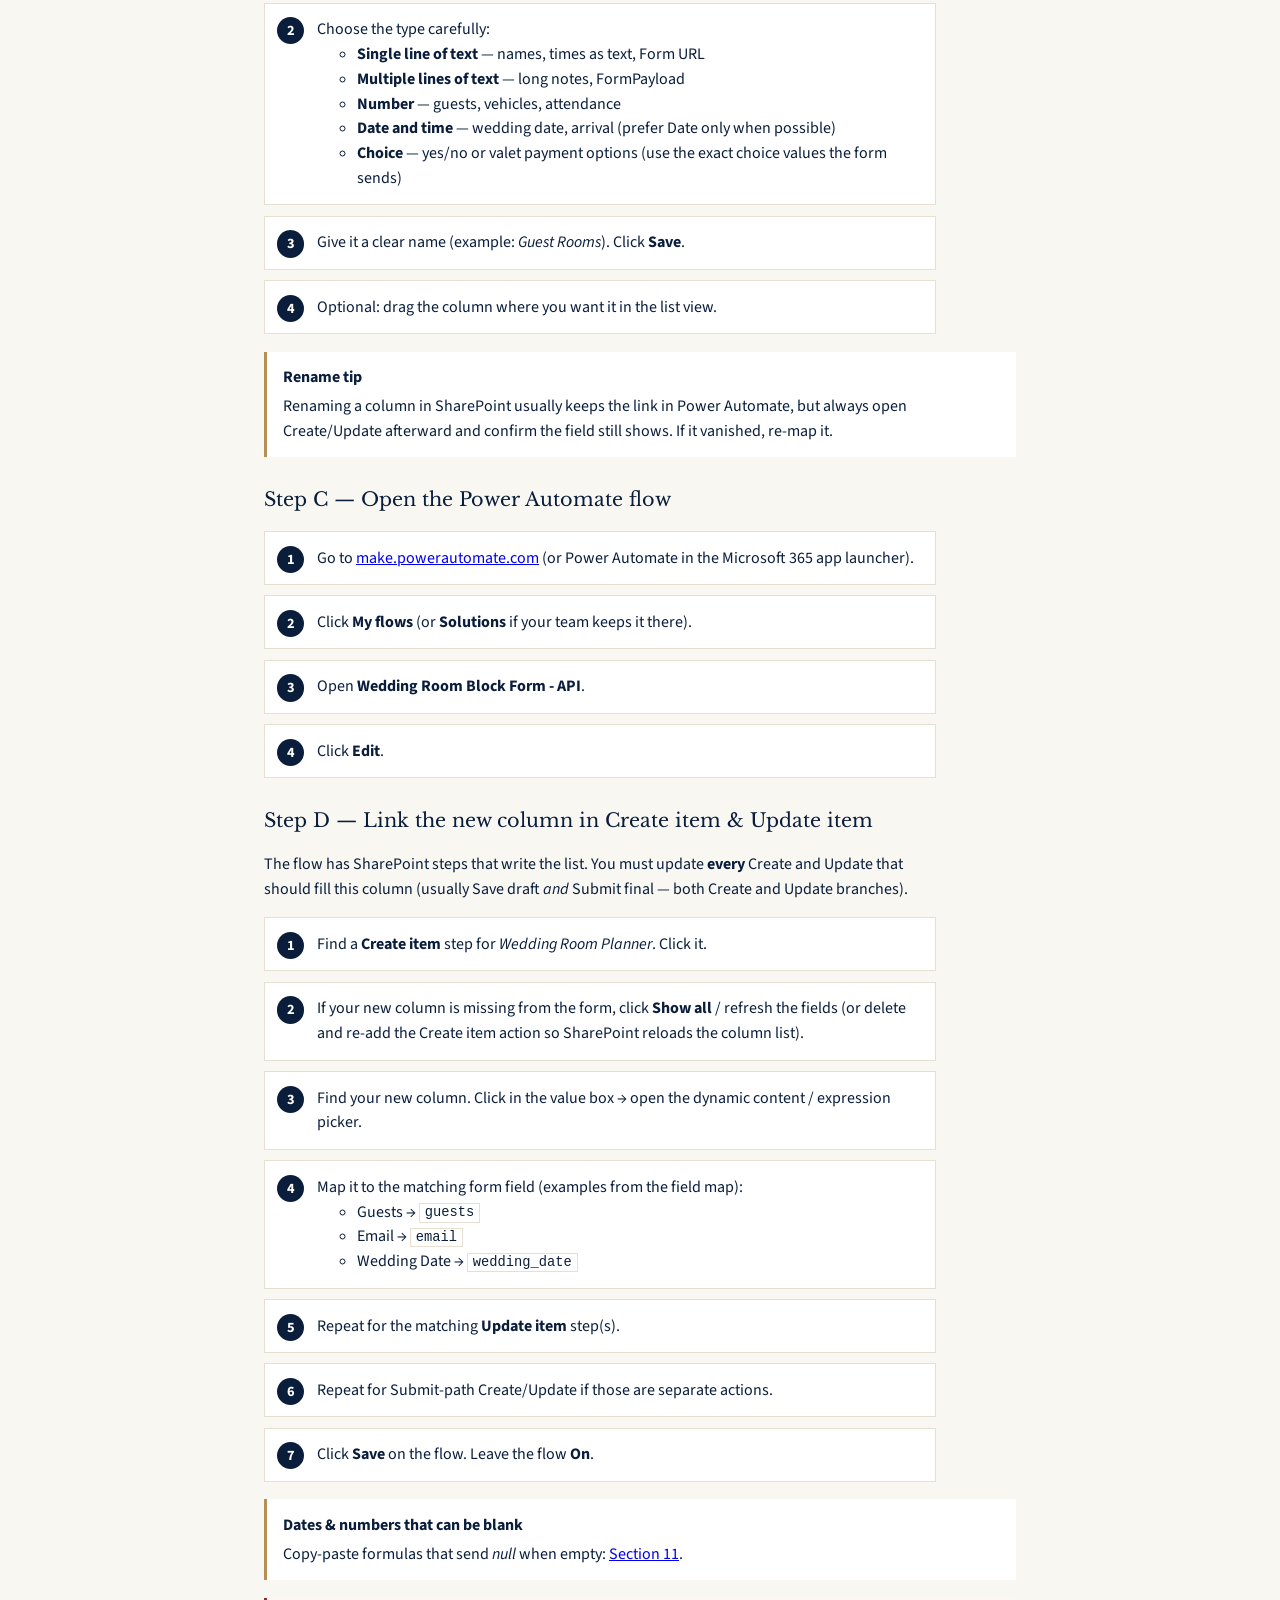
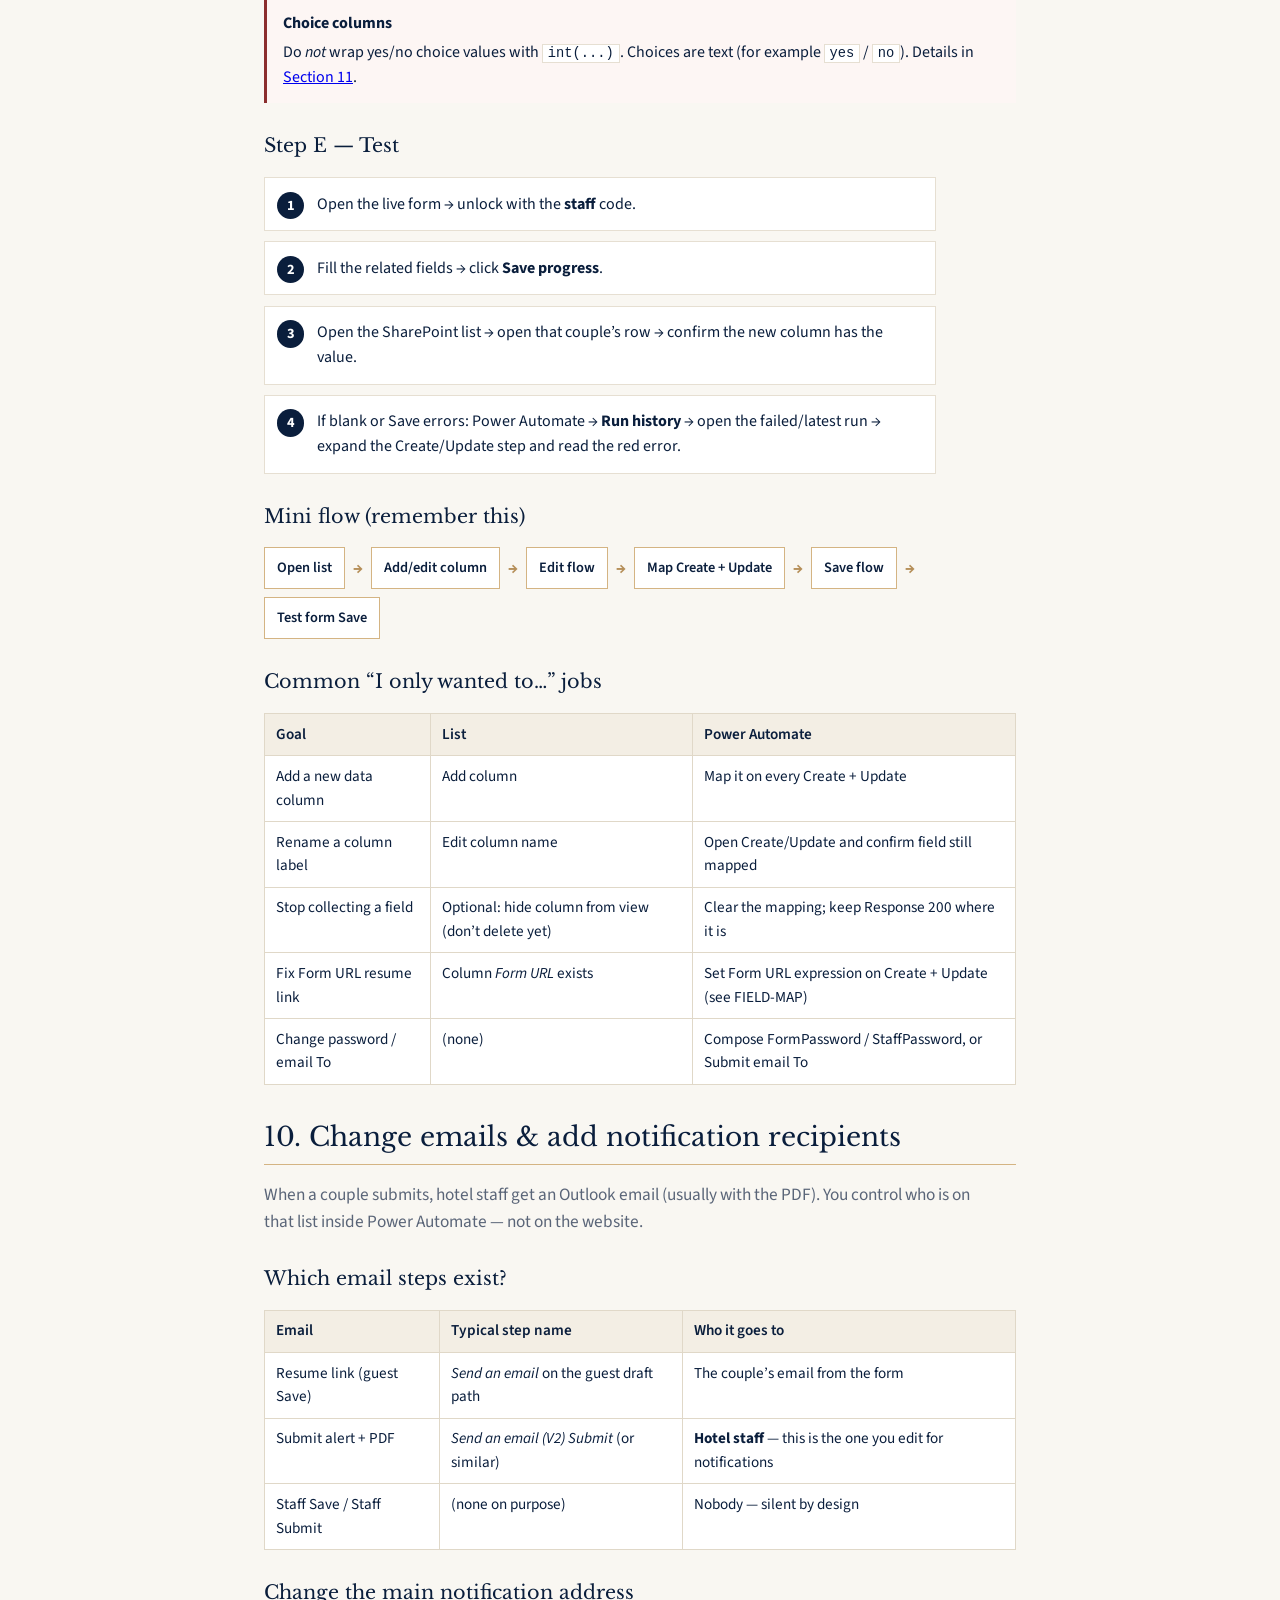
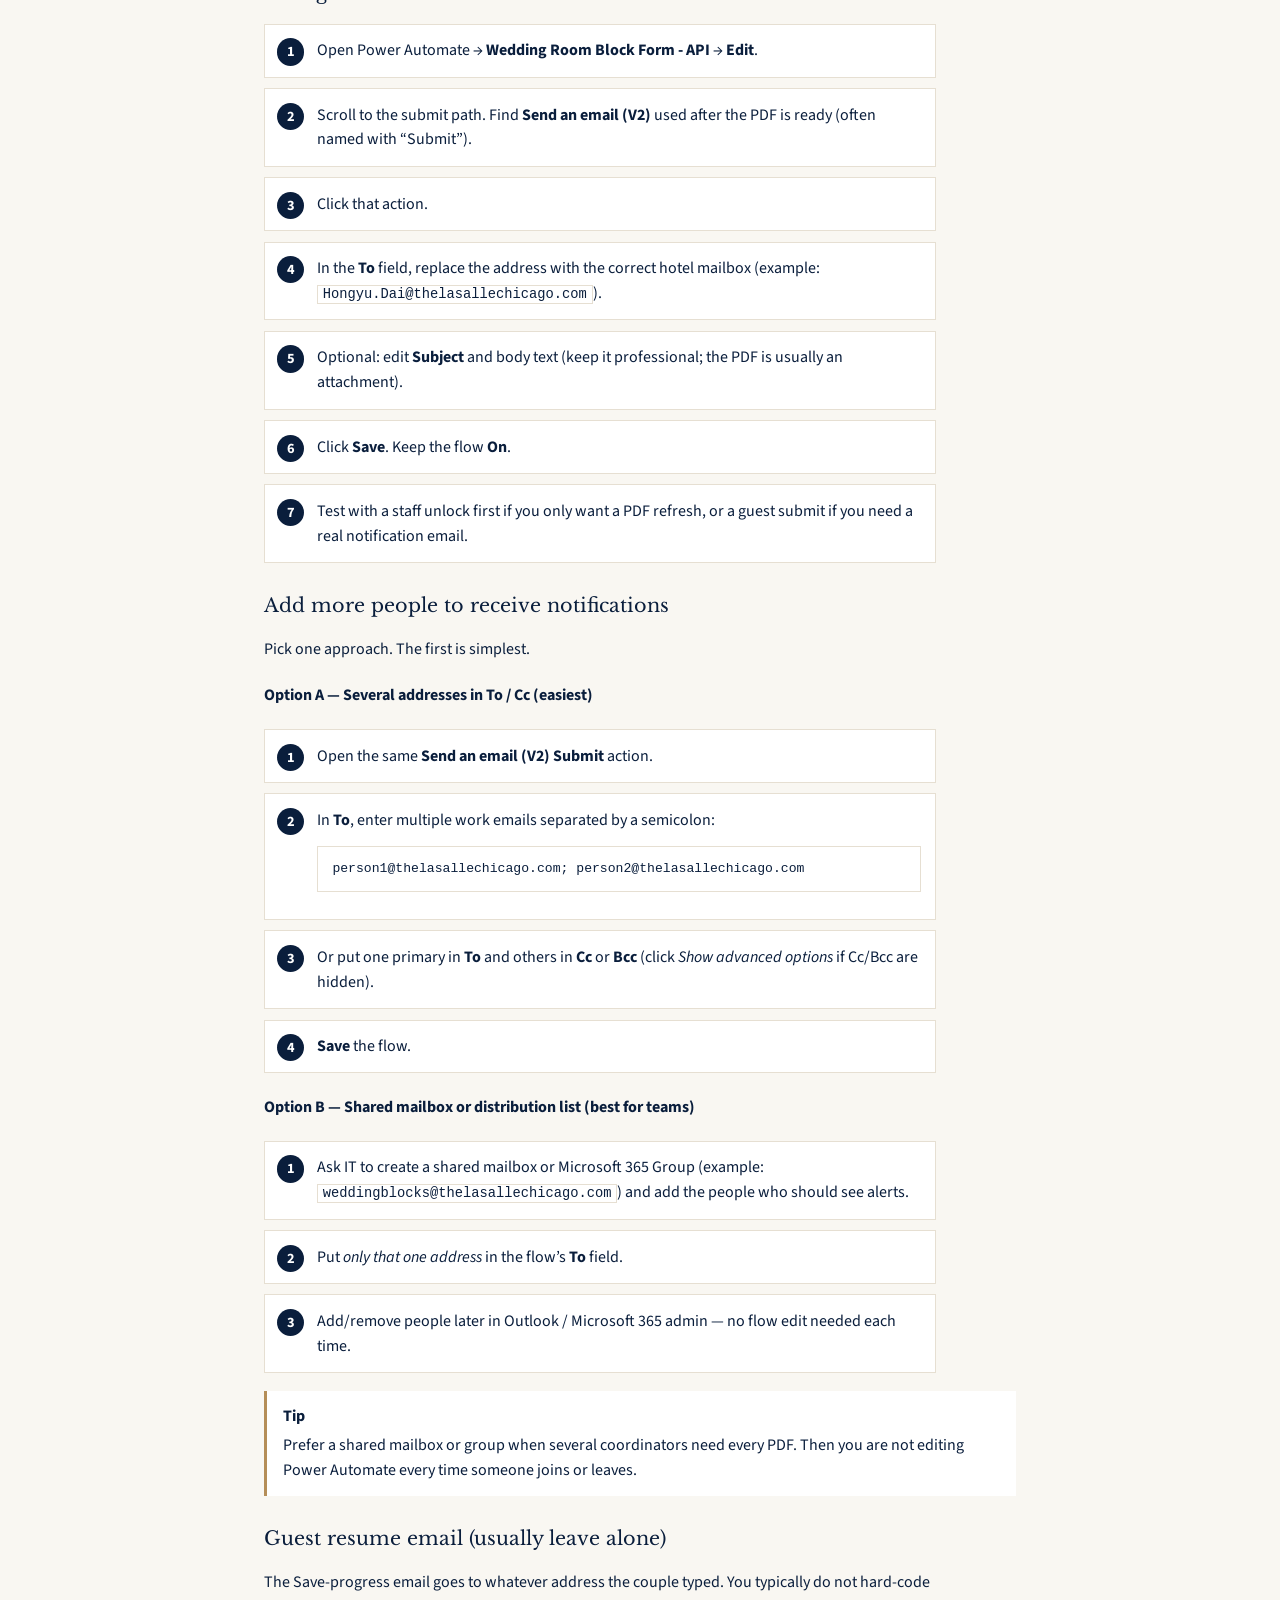
<file: USER-MANUAL.html>
<!DOCTYPE html>
<html lang="en">
<head>
  <meta charset="UTF-8" />
  <meta name="viewport" content="width=device-width, initial-scale=1" />
  <title>User Manual — Wedding Guest Room Block Form | The LaSalle Chicago</title>
  <link rel="preconnect" href="https://fonts.googleapis.com" />
  <link rel="preconnect" href="https://fonts.gstatic.com" crossorigin />
  <link href="https://fonts.googleapis.com/css2?family=Libre+Baskerville:wght@400;700&family=Source+Sans+3:wght@400;600;700&display=swap" rel="stylesheet" />
  <style>
    :root {
      --cream: #f9f7f2;
      --navy: #0a1e3c;
      --gold: #b58e58;
      --line: #d4b483;
      --muted: #5a6578;
      --ok: #1e5c3a;
      --warn: #8b2e2e;
      --serif: "Libre Baskerville", Georgia, serif;
      --sans: "Source Sans 3", "Segoe UI", sans-serif;
    }

    * { box-sizing: border-box; }
    html { scroll-behavior: smooth; }
    body {
      margin: 0;
      color: var(--navy);
      background: var(--cream);
      font-family: var(--sans);
      font-size: 16px;
      line-height: 1.55;
    }

    .page {
      max-width: 800px;
      margin: 0 auto;
      padding: 2.5rem 1.5rem 4rem;
    }

    .cover {
      min-height: 90vh;
      display: flex;
      flex-direction: column;
      justify-content: center;
      align-items: center;
      text-align: center;
      padding: 3rem 1rem;
      page-break-after: always;
    }
    .cover img.logo { height: 72px; margin-bottom: 1.5rem; }
    .cover h1 {
      font-family: var(--serif);
      font-weight: 400;
      font-size: 2rem;
      margin: 0 0 0.75rem;
    }
    .cover .subtitle { color: var(--muted); margin: 0 0 2rem; max-width: 28em; }
    .cover .meta {
      margin-top: 2rem;
      font-size: 0.95rem;
      color: var(--muted);
    }
    .badge {
      display: inline-block;
      border: 1px solid var(--gold);
      color: var(--navy);
      padding: 0.35rem 0.85rem;
      letter-spacing: 0.04em;
      font-size: 0.8rem;
      text-transform: uppercase;
      margin-bottom: 1.25rem;
    }

    h2 {
      font-family: var(--serif);
      font-weight: 400;
      font-size: 1.65rem;
      margin: 0 0 1rem;
      padding-bottom: 0.4rem;
      border-bottom: 1px solid var(--line);
      page-break-after: avoid;
    }
    h3 {
      font-family: var(--serif);
      font-weight: 400;
      font-size: 1.2rem;
      margin: 1.75rem 0 0.6rem;
      page-break-after: avoid;
    }
    p, li { max-width: 42em; }
    .lead { font-size: 1.08rem; color: var(--muted); }

    section.chapter {
      page-break-before: always;
      padding-top: 0.5rem;
    }
    section.chapter:first-of-type { page-break-before: auto; }

    .toc {
      page-break-after: always;
    }
    .toc ol {
      padding-left: 1.25rem;
    }
    .toc a {
      color: var(--navy);
      text-decoration: none;
      border-bottom: 1px dotted var(--gold);
    }
    .toc a:hover { border-bottom-style: solid; }
    .toc li { margin: 0.55rem 0; }

    .figure {
      margin: 1.25rem 0 1.75rem;
      page-break-inside: avoid;
    }
    .figure img {
      display: block;
      width: 100%;
      max-width: 720px;
      height: auto;
      border: 1px solid #e0d8c8;
      background: #fff;
    }
    .figure figcaption {
      font-size: 0.88rem;
      color: var(--muted);
      margin-top: 0.45rem;
    }

    .callout {
      border-left: 3px solid var(--gold);
      background: #fff;
      padding: 0.85rem 1rem;
      margin: 1.1rem 0;
      page-break-inside: avoid;
    }
    .callout.warn {
      border-left-color: var(--warn);
      background: #fdf6f4;
    }
    .callout.ok {
      border-left-color: var(--ok);
      background: #f3f8f5;
    }
    .callout strong { display: block; margin-bottom: 0.25rem; }

    .steps {
      counter-reset: step;
      list-style: none;
      padding: 0;
      margin: 1rem 0;
    }
    .steps > li {
      position: relative;
      padding: 0.85rem 0.85rem 0.85rem 3.25rem;
      margin: 0.65rem 0;
      background: #fff;
      border: 1px solid #e6dfd2;
      page-break-inside: avoid;
    }
    .steps > li::before {
      counter-increment: step;
      content: counter(step);
      position: absolute;
      left: 0.75rem;
      top: 0.85rem;
      width: 1.7rem;
      height: 1.7rem;
      border-radius: 50%;
      background: var(--navy);
      color: #fff;
      font-weight: 700;
      font-size: 0.9rem;
      display: flex;
      align-items: center;
      justify-content: center;
      line-height: 1.7rem;
      text-align: center;
    }

    table.simple {
      width: 100%;
      border-collapse: collapse;
      background: #fff;
      font-size: 0.95rem;
      margin: 1rem 0 1.5rem;
      page-break-inside: avoid;
    }
    table.simple th,
    table.simple td {
      border: 1px solid #e0d8c8;
      padding: 0.55rem 0.7rem;
      text-align: left;
      vertical-align: top;
    }
    table.simple th {
      background: #f3eee4;
      font-weight: 600;
    }

    code, .mono {
      font-family: Consolas, "Courier New", monospace;
      font-size: 0.86em;
      background: #fff;
      border: 1px solid #e6dfd2;
      padding: 0.08em 0.35em;
    }
    pre.url {
      white-space: pre-wrap;
      word-break: break-all;
      background: #fff;
      border: 1px solid #e6dfd2;
      padding: 0.75rem 0.9rem;
      font-family: Consolas, "Courier New", monospace;
      font-size: 0.82rem;
      page-break-inside: avoid;
    }

    .flow {
      display: flex;
      flex-wrap: wrap;
      gap: 0.5rem;
      align-items: center;
      margin: 1rem 0 1.5rem;
      page-break-inside: avoid;
    }
    .flow .box {
      background: #fff;
      border: 1px solid var(--line);
      padding: 0.55rem 0.75rem;
      font-size: 0.9rem;
      font-weight: 600;
    }
    .flow .arrow {
      color: var(--gold);
      font-weight: 700;
    }

    .print-hint {
      position: fixed;
      right: 1rem;
      bottom: 1rem;
      background: var(--navy);
      color: #fff;
      border: none;
      padding: 0.65rem 1rem;
      cursor: pointer;
      font: inherit;
      z-index: 20;
    }
    .print-hint:hover { background: #1a3358; }

    @media print {
      body { background: #fff; font-size: 11pt; }
      .page { max-width: none; padding: 0; }
      .print-hint { display: none !important; }
      a { color: inherit; text-decoration: none; border: none; }
      .cover { min-height: auto; height: 100vh; }
      .figure img { max-width: 100%; }
    }

    @page {
      size: letter;
      margin: 0.7in 0.75in 0.85in;
      @bottom-center {
        content: "The LaSalle Chicago — Room Block Form Manual  ·  page " counter(page);
        font-family: "Source Sans 3", "Segoe UI", sans-serif;
        font-size: 9pt;
        color: #5a6578;
      }
    }
  </style>
</head>
<body>
  <button type="button" class="print-hint" onclick="window.print()">Print / Save as PDF</button>

  <div class="page">
    <!-- COVER -->
    <header class="cover" id="cover">
      <img class="logo" src="assets/manual/logo.png" alt="The LaSalle Chicago, Autograph Collection" />
      <div class="badge">Staff &amp; coordinator guide</div>
      <h1>Wedding Guest Room Block Form</h1>
      <p class="subtitle">
        A simple guide to what this system does, how couples and staff use it,
        and how to change basic settings.
      </p>
      <p class="meta">
        Live form:<br />
        <span class="mono">https://TheLasalleChicago-hydai.github.io/wedding-room-block-form/</span>
      </p>
      <p class="meta">Version for hotel use · Print this file for page numbers and offline reading</p>
    </header>

    <!-- TOC -->
    <nav class="toc" id="toc" aria-label="Table of contents">
      <h2>Table of contents</h2>
      <ol>
        <li><a href="#what-it-is">What this system is</a></li>
        <li><a href="#big-picture">The big picture</a></li>
        <li><a href="#for-couples">How couples use the form</a></li>
        <li><a href="#for-staff">How staff use the form</a></li>
        <li><a href="#links">Links you will send</a></li>
        <li><a href="#list-email">Where answers go (list &amp; email)</a></li>
        <li><a href="#passwords">Passwords — what they are &amp; how to change them</a></li>
        <li><a href="#edit">How to edit the system</a></li>
        <li><a href="#list-pa">Edit a SharePoint column &amp; reconnect Power Automate</a></li>
        <li><a href="#emails">Change emails &amp; add notification recipients</a></li>
        <li><a href="#expressions">Safe expressions (dates, numbers, empty values)</a></li>
        <li><a href="#troubleshoot">If something goes wrong (Power Automate)</a></li>
        <li><a href="#quick-ref">Quick reference</a></li>
        <li><a href="#license">License &amp; disclaimer</a></li>
      </ol>
      <div class="callout">
        <strong>Tip</strong>
        On a computer: use <em>Print → Save as PDF</em> to get page numbers at the bottom of each page.
      </div>
    </nav>

    <!-- 1 -->
    <section class="chapter" id="what-it-is">
      <h2>1. What this system is</h2>
      <p class="lead">
        This is an online form that collects wedding room-block details for The LaSalle Chicago.
      </p>
      <p>It replaces chasing answers by email or paper. Couples fill out the form. Staff can start or review a draft. When the couple submits, the hotel gets an email with a PDF summary.</p>

      <h3>What it does (in plain English)</h3>
      <ul>
        <li>Locks the form behind an <strong>access code</strong></li>
        <li>Lets people <strong>save progress</strong> and come back later</li>
        <li>Stores answers in a Microsoft <strong>list</strong> (SharePoint)</li>
        <li>Emails the couple a <strong>resume link</strong> when they save</li>
        <li>Emails the hotel a <strong>PDF</strong> when they submit final</li>
        <li>Lets staff unlock with a <strong>staff code</strong> to edit without spamming emails</li>
      </ul>

      <div class="callout ok">
        <strong>You do not need to run a server</strong>
        The form lives on GitHub Pages. Saving and emailing are handled by Microsoft Power Automate and SharePoint.
      </div>
    </section>

    <!-- 2 -->
    <section class="chapter" id="big-picture">
      <h2>2. The big picture</h2>
      <p>Four pieces work together:</p>

      <figure class="figure">
        <img src="assets/manual/manual-overview.jpg" alt="Diagram: Form connects to Power Automate, then SharePoint List and Email" />
        <figcaption>Figure 1. Form → Power Automate → SharePoint list + email.</figcaption>
      </figure>

      <table class="simple">
        <thead>
          <tr>
            <th>Piece</th>
            <th>What it is</th>
            <th>Who touches it</th>
          </tr>
        </thead>
        <tbody>
          <tr>
            <td><strong>Form</strong></td>
            <td>The web page couples and staff fill out</td>
            <td>Everyone using a browser</td>
          </tr>
          <tr>
            <td><strong>Power Automate</strong></td>
            <td>The “robot” that checks the password, saves data, sends email, builds PDF</td>
            <td>IT / coordinator who maintains the flow</td>
          </tr>
          <tr>
            <td><strong>SharePoint list</strong></td>
            <td>The spreadsheet-like list of every wedding draft/submission</td>
            <td>Hotel staff</td>
          </tr>
          <tr>
            <td><strong>Email / OneDrive</strong></td>
            <td>Resume links to couples; PDF alerts to staff; file copies of drafts/submits</td>
            <td>Outlook / OneDrive</td>
          </tr>
        </tbody>
      </table>

      <h3>Happy path (guest)</h3>
      <div class="flow">
        <span class="box">Unlock</span><span class="arrow">→</span>
        <span class="box">Fill form</span><span class="arrow">→</span>
        <span class="box">Save</span><span class="arrow">→</span>
        <span class="box">Resume email</span><span class="arrow">→</span>
        <span class="box">Submit</span><span class="arrow">→</span>
        <span class="box">Staff PDF email</span>
      </div>
    </section>

    <!-- 3 -->
    <section class="chapter" id="for-couples">
      <h2>3. How couples use the form</h2>
      <p>Give the couple: <strong>(1)</strong> the form link, and <strong>(2)</strong> the guest access code.</p>

      <figure class="figure">
        <img src="assets/manual/manual-guest-flow.jpg" alt="Five guest steps: open link, enter code, fill form, save, submit" />
        <figcaption>Figure 2. Couple steps from open to submit.</figcaption>
      </figure>

      <ol class="steps">
        <li>
          <strong>Open the link</strong> in Chrome, Edge, or Safari.
        </li>
        <li>
          <strong>Enter the access code</strong> from the hotel, then unlock.
        </li>
        <li>
          <strong>Fill in contact details</strong> (name, wedding date, email). Email is needed so they can get a resume link.
        </li>
        <li>
          <strong>Click Save progress</strong> anytime. They get an email with a link to continue later. Nothing is final yet.
        </li>
        <li>
          <strong>Click Submit final</strong> when everything is complete. They should see a thank-you screen. The hotel gets the PDF alert.
        </li>
      </ol>

      <div class="callout">
        <strong>What guests must fill before Save</strong>
        Couple/party name, wedding date, and email.
      </div>

      <div class="callout">
        <strong>What guests must fill before Submit</strong>
        The full form. If they answer <em>No</em> to valet, bags, brunch, or getting-ready room, they can skip those detail boxes. Ceremony time, reception time, and group arrival/departure are always required on submit.
      </div>

      <div class="callout warn">
        <strong>Within 30 days of the wedding</strong>
        A red banner warns that late requests may not be assured. Complete-by still defaults to 30 days before the wedding date.
      </div>
    </section>

    <!-- 4 -->
    <section class="chapter" id="for-staff">
      <h2>4. How staff use the form</h2>
      <p>Staff use a <strong>different password</strong> (staff code). After unlock you should see a gold banner: <em>Staff mode</em>.</p>

      <figure class="figure">
        <img src="assets/manual/manual-staff-flow.jpg" alt="Staff workflow from invite through review of submission" />
        <figcaption>Figure 3. Typical staff workflow.</figcaption>
      </figure>

      <h3>Recommended: staff starts the draft</h3>
      <ol class="steps">
        <li>Open the live form (optionally with dates already in the URL — see <a href="#links">Links</a>).</li>
        <li>Unlock with the <strong>staff</strong> code.</li>
        <li>Enter at least <strong>couple name</strong> and <strong>wedding date</strong>.</li>
        <li>Click <strong>Save progress</strong>. No customer email is sent for staff saves.</li>
        <li>Copy the link from the browser address bar, or open the SharePoint list and copy <strong>Form URL</strong>.</li>
        <li>Send that link + the <strong>guest</strong> access code to the couple.</li>
      </ol>

      <h3>Open a draft while the couple is still working</h3>
      <ol class="steps">
        <li>Open the <strong>Wedding Room Planner</strong> list in SharePoint.</li>
        <li>Find the couple. Click <strong>Form URL</strong> (or paste <code>?draft=…</code> onto the form link).</li>
        <li>Unlock with the <strong>staff</strong> code.</li>
        <li>Edit and Save. List updates; couple is not emailed again from a staff save.</li>
      </ol>

      <h3>After the couple submits</h3>
      <ul>
        <li>Staff get an Outlook email with a PDF summary.</li>
        <li>List status becomes <strong>submitted</strong>.</li>
        <li>Staff can reopen the form, edit, and submit again to refresh the PDF <em>without</em> another email (staff path).</li>
      </ul>

      <div class="callout">
        <strong>Staff-only section on the form</strong>
        “Important dates at a glance” is hidden from couples. Those dates auto-fill from the wedding / complete-by date (cutoff &amp; menu = complete-by; vendor list = wedding − 14 days; gift bag = day before wedding).
      </div>
    </section>

    <!-- 5 -->
    <section class="chapter" id="links">
      <h2>5. Links you will send</h2>
      <p>Start from the live form:</p>
      <pre class="url">https://TheLasalleChicago-hydai.github.io/wedding-room-block-form/</pre>

      <h3>New couple (dates filled in advance)</h3>
      <pre class="url">https://TheLasalleChicago-hydai.github.io/wedding-room-block-form/?wedding_date=2026-06-15&amp;complete_by=2026-05-16</pre>
      <p>Use <code>YYYY-MM-DD</code>. No spaces. If you omit complete-by, the form uses wedding date minus 30 days.</p>

      <h3>Existing draft</h3>
      <pre class="url">https://TheLasalleChicago-hydai.github.io/wedding-room-block-form/?draft=4ba53f80</pre>
      <p>Or include dates too:</p>
      <pre class="url">https://TheLasalleChicago-hydai.github.io/wedding-room-block-form/?draft=4ba53f80&amp;wedding_date=2026-06-15&amp;complete_by=2026-05-16</pre>

      <table class="simple">
        <thead>
          <tr><th>Piece in the link</th><th>Meaning</th></tr>
        </thead>
        <tbody>
          <tr><td><code>wedding_date</code></td><td>Prefills wedding date</td></tr>
          <tr><td><code>complete_by</code></td><td>Prefills “Please complete by”</td></tr>
          <tr><td><code>draft</code></td><td>Loads that saved row after unlock</td></tr>
        </tbody>
      </table>
    </section>

    <!-- 6 -->
    <section class="chapter" id="list-email">
      <h2>6. Where answers go</h2>

      <h3>SharePoint list — Wedding Room Planner</h3>
      <p>Each save creates or updates one row. Useful columns:</p>
      <ul>
        <li><strong>Couple Name / Title</strong></li>
        <li><strong>Draft ID</strong> — short ID used in the link</li>
        <li><strong>Form URL</strong> — clickable resume link</li>
        <li><strong>Status</strong> — <code>draft</code> or <code>submitted</code></li>
        <li><strong>Wedding Date</strong>, <strong>Complete By</strong>, contact fields, and other mapped columns</li>
      </ul>

      <h3>Emails</h3>
      <table class="simple">
        <thead>
          <tr><th>When</th><th>Who gets email</th><th>What</th></tr>
        </thead>
        <tbody>
          <tr>
            <td>Guest saves</td>
            <td>Couple</td>
            <td>Resume link</td>
          </tr>
          <tr>
            <td>Staff saves</td>
            <td>Nobody</td>
            <td>List (and draft file) only</td>
          </tr>
          <tr>
            <td>Guest submits</td>
            <td>Hotel staff</td>
            <td>Alert + PDF</td>
          </tr>
          <tr>
            <td>Staff submits</td>
            <td>Nobody</td>
            <td>PDF/file refresh only</td>
          </tr>
        </tbody>
      </table>

      <h3>OneDrive folders</h3>
      <p>HTML/PDF copies are stored under your Wedding Room Block folders (Drafts vs Submitted), named with the couple and draft ID.</p>
    </section>

    <!-- 7 -->
    <section class="chapter" id="passwords">
      <h2>7. Passwords — what they are &amp; how to change them</h2>
      <p class="lead">There are two codes. Both live inside Power Automate — not on the public website.</p>

      <table class="simple">
        <thead>
          <tr><th>Code</th><th>Who uses it</th><th>Compose name in the flow</th></tr>
        </thead>
        <tbody>
          <tr>
            <td><strong>Guest access code</strong></td>
            <td>Couples (and anyone you invite as a guest)</td>
            <td><em>FormPassword</em></td>
          </tr>
          <tr>
            <td><strong>Staff code</strong></td>
            <td>Hotel employees only</td>
            <td><em>StaffPassword</em></td>
          </tr>
        </tbody>
      </table>

      <h3>How to change a password</h3>
      <ol class="steps">
        <li>Open <a href="https://make.powerautomate.com" target="_blank" rel="noopener">make.powerautomate.com</a> and sign in with the hotel Microsoft account.</li>
        <li>Open <strong>My flows</strong> → <strong>Wedding Room Block Form - API</strong> → <strong>Edit</strong>.</li>
        <li>Near the top of the flow, find the Compose step named <strong>FormPassword</strong> (guest) or <strong>StaffPassword</strong> (staff).</li>
        <li>Click that Compose. In the Inputs box, delete the old code and type the new one (plain text — no quotes needed).</li>
        <li>Click <strong>Save</strong> (top right). Confirm the flow stays <strong>On</strong>.</li>
        <li>Tell the people who need it the new code. Old codes stop working immediately.</li>
        <li>Test: open the live form and unlock with the new code.</li>
      </ol>

      <div class="callout warn">
        <strong>Do not put live passwords in GitHub</strong>
        Anyone can view the public site files. Keep real codes only in Power Automate Compose steps.
      </div>

      <div class="callout">
        <strong>Staff vs guest unlock</strong>
        The flow’s password Condition should accept <em>either</em> FormPassword <em>or</em> StaffPassword. Staff unlock returns <code>staff: true</code> so the form shows staff-only fields and stays quiet on save/submit.
      </div>
    </section>

    <!-- 8 -->
    <section class="chapter" id="edit">
      <h2>8. How to edit the system</h2>
      <p>Only change what you need. Ask IT if you are unsure. Use this as a map to the detailed chapters.</p>

      <table class="simple">
        <thead>
          <tr><th>I want to…</th><th>Go to</th></tr>
        </thead>
        <tbody>
          <tr>
            <td>Change guest or staff password</td>
            <td><a href="#passwords">Section 7</a></td>
          </tr>
          <tr>
            <td>Change who gets submit emails / add more people</td>
            <td><a href="#emails">Section 10</a></td>
          </tr>
          <tr>
            <td>Add or fix a SharePoint list column</td>
            <td><a href="#list-pa">Section 9</a></td>
          </tr>
          <tr>
            <td>Stop empty dates/numbers from breaking Save</td>
            <td><a href="#expressions">Section 11</a></td>
          </tr>
          <tr>
            <td>Change form wording / look</td>
            <td>Below (A)</td>
          </tr>
          <tr>
            <td>Change PDF look</td>
            <td>Below (B)</td>
          </tr>
        </tbody>
      </table>

      <h3>A. Change wording or look of the form</h3>
      <ol class="steps">
        <li>Edit files in the GitHub project (<code>index.html</code>, <code>styles.css</code>, <code>config.js</code>).</li>
        <li>Push to the <code>main</code> branch.</li>
        <li>Wait a minute, then hard-refresh the live page (Ctrl+Shift+R).</li>
      </ol>
      <p>In <code>config.js</code> you can change the title and the “Please complete by …” sentence. Leave <code>MOCK_MODE</code> as <code>false</code> for production.</p>

      <h3>B. Change the PDF look</h3>
      <p>Edit the HTML inside Compose actions <em>SubmitHTML</em> / <em>DraftHTML</em> (and staff copies). A starter template is in:</p>
      <p><span class="mono">power-automate/FORM-PDF-HTML.md</span></p>
      <p>Put the <strong>Response 200</strong> step right after Create/Update, before PDF convert/email, so the form does not time out.</p>

      <h3>C. Full technical setup (first-time / rebuild)</h3>
      <p>Follow <span class="mono">SETUP-ORDERED.md</span> in order. Do not skip phases. Field list: <span class="mono">power-automate/FIELD-MAP.md</span></p>
    </section>

    <!-- 9 -->
    <section class="chapter" id="list-pa">
      <h2>9. Edit a SharePoint column &amp; reconnect Power Automate</h2>
      <p class="lead">
        The list stores answers. Power Automate is the bridge that writes into that list.
        If you change a column in the list, you must also tell the flow about it — or Save will fail or leave the cell blank.
      </p>

      <figure class="figure">
        <img src="assets/manual/manual-list-pa-flow.jpg" alt="Five steps: Open SharePoint, add or edit column, open Power Automate, refresh Create/Update, save and test" />
        <figcaption>Figure 4. Always: List first → then Power Automate → then test the form.</figcaption>
      </figure>

      <h3>Why two places?</h3>
      <table class="simple">
        <thead>
          <tr><th>Place</th><th>What it does</th><th>Example</th></tr>
        </thead>
        <tbody>
          <tr>
            <td><strong>SharePoint list</strong><br /><em>Wedding Room Planner</em></td>
            <td>Holds the columns (like spreadsheet headers) and the rows of wedding data</td>
            <td>Add a column “Guest Rooms”</td>
          </tr>
          <tr>
            <td><strong>Power Automate flow</strong><br /><em>Wedding Room Block Form - API</em></td>
            <td>When someone Saves or Submits, writes each form answer into the matching list column</td>
            <td>Map “guests” → Guest Rooms</td>
          </tr>
        </tbody>
      </table>

      <div class="callout warn">
        <strong>Golden rule</strong>
        Changing only the list is not enough. Changing only the flow is not enough. Do <em>both</em>, then test Save on the form.
      </div>

      <h3>Step A — Open the list</h3>
      <ol class="steps">
        <li>Sign in to Microsoft 365 with your hotel account (same one that owns the list).</li>
        <li>Go to <strong>SharePoint</strong> (or <strong>Microsoft Lists</strong>).</li>
        <li>Open the list named <strong>Wedding Room Planner</strong>.</li>
        <li>You should see one row per wedding (draft or submitted), with columns like Couple Name, Draft ID, Form URL, Status.</li>
      </ol>

      <h3>Step B — Add or edit a column</h3>
      <ol class="steps">
        <li>At the far right of the column headers, click <strong>+ Add column</strong> (or open an existing column’s menu → <strong>Column settings</strong> → <strong>Edit</strong>).</li>
        <li>Choose the type carefully:
          <ul>
            <li><strong>Single line of text</strong> — names, times as text, Form URL</li>
            <li><strong>Multiple lines of text</strong> — long notes, FormPayload</li>
            <li><strong>Number</strong> — guests, vehicles, attendance</li>
            <li><strong>Date and time</strong> — wedding date, arrival (prefer Date only when possible)</li>
            <li><strong>Choice</strong> — yes/no or valet payment options (use the exact choice values the form sends)</li>
          </ul>
        </li>
        <li>Give it a clear name (example: <em>Guest Rooms</em>). Click <strong>Save</strong>.</li>
        <li>Optional: drag the column where you want it in the list view.</li>
      </ol>

      <div class="callout">
        <strong>Rename tip</strong>
        Renaming a column in SharePoint usually keeps the link in Power Automate, but always open Create/Update afterward and confirm the field still shows. If it vanished, re-map it.
      </div>

      <h3>Step C — Open the Power Automate flow</h3>
      <ol class="steps">
        <li>Go to <a href="https://make.powerautomate.com" target="_blank" rel="noopener">make.powerautomate.com</a> (or Power Automate in the Microsoft 365 app launcher).</li>
        <li>Click <strong>My flows</strong> (or <strong>Solutions</strong> if your team keeps it there).</li>
        <li>Open <strong>Wedding Room Block Form - API</strong>.</li>
        <li>Click <strong>Edit</strong>.</li>
      </ol>

      <h3>Step D — Link the new column in Create item &amp; Update item</h3>
      <p>The flow has SharePoint steps that write the list. You must update <strong>every</strong> Create and Update that should fill this column (usually Save draft <em>and</em> Submit final — both Create and Update branches).</p>
      <ol class="steps">
        <li>Find a <strong>Create item</strong> step for <em>Wedding Room Planner</em>. Click it.</li>
        <li>If your new column is missing from the form, click <strong>Show all</strong> / refresh the fields (or delete and re-add the Create item action so SharePoint reloads the column list).</li>
        <li>Find your new column. Click in the value box → open the dynamic content / expression picker.</li>
        <li>Map it to the matching form field (examples from the field map):
          <ul>
            <li>Guests → <code>guests</code></li>
            <li>Email → <code>email</code></li>
            <li>Wedding Date → <code>wedding_date</code></li>
          </ul>
        </li>
        <li>Repeat for the matching <strong>Update item</strong> step(s).</li>
        <li>Repeat for Submit-path Create/Update if those are separate actions.</li>
        <li>Click <strong>Save</strong> on the flow. Leave the flow <strong>On</strong>.</li>
      </ol>

      <div class="callout">
        <strong>Dates &amp; numbers that can be blank</strong>
        Copy-paste formulas that send <em>null</em> when empty: <a href="#expressions">Section 11</a>.
      </div>

      <div class="callout warn">
        <strong>Choice columns</strong>
        Do <em>not</em> wrap yes/no choice values with <code>int(...)</code>. Choices are text (for example <code>yes</code> / <code>no</code>). Details in <a href="#expressions">Section 11</a>.
      </div>

      <h3>Step E — Test</h3>
      <ol class="steps">
        <li>Open the live form → unlock with the <strong>staff</strong> code.</li>
        <li>Fill the related fields → click <strong>Save progress</strong>.</li>
        <li>Open the SharePoint list → open that couple’s row → confirm the new column has the value.</li>
        <li>If blank or Save errors: Power Automate → <strong>Run history</strong> → open the failed/latest run → expand the Create/Update step and read the red error.</li>
      </ol>

      <h3>Mini flow (remember this)</h3>
      <div class="flow">
        <span class="box">Open list</span><span class="arrow">→</span>
        <span class="box">Add/edit column</span><span class="arrow">→</span>
        <span class="box">Edit flow</span><span class="arrow">→</span>
        <span class="box">Map Create + Update</span><span class="arrow">→</span>
        <span class="box">Save flow</span><span class="arrow">→</span>
        <span class="box">Test form Save</span>
      </div>

      <h3>Common “I only wanted to…” jobs</h3>
      <table class="simple">
        <thead>
          <tr><th>Goal</th><th>List</th><th>Power Automate</th></tr>
        </thead>
        <tbody>
          <tr>
            <td>Add a new data column</td>
            <td>Add column</td>
            <td>Map it on every Create + Update</td>
          </tr>
          <tr>
            <td>Rename a column label</td>
            <td>Edit column name</td>
            <td>Open Create/Update and confirm field still mapped</td>
          </tr>
          <tr>
            <td>Stop collecting a field</td>
            <td>Optional: hide column from view (don’t delete yet)</td>
            <td>Clear the mapping; keep Response 200 where it is</td>
          </tr>
          <tr>
            <td>Fix Form URL resume link</td>
            <td>Column <em>Form URL</em> exists</td>
            <td>Set Form URL expression on Create + Update (see FIELD-MAP)</td>
          </tr>
          <tr>
            <td>Change password / email To</td>
            <td>(none)</td>
            <td>Compose FormPassword / StaffPassword, or Submit email To</td>
          </tr>
        </tbody>
      </table>
    </section>

    <!-- 10 -->
    <section class="chapter" id="emails">
      <h2>10. Change emails &amp; add notification recipients</h2>
      <p class="lead">
        When a couple submits, hotel staff get an Outlook email (usually with the PDF).
        You control who is on that list inside Power Automate — not on the website.
      </p>

      <h3>Which email steps exist?</h3>
      <table class="simple">
        <thead>
          <tr><th>Email</th><th>Typical step name</th><th>Who it goes to</th></tr>
        </thead>
        <tbody>
          <tr>
            <td>Resume link (guest Save)</td>
            <td><em>Send an email</em> on the guest draft path</td>
            <td>The couple’s email from the form</td>
          </tr>
          <tr>
            <td>Submit alert + PDF</td>
            <td><em>Send an email (V2) Submit</em> (or similar)</td>
            <td><strong>Hotel staff</strong> — this is the one you edit for notifications</td>
          </tr>
          <tr>
            <td>Staff Save / Staff Submit</td>
            <td>(none on purpose)</td>
            <td>Nobody — silent by design</td>
          </tr>
        </tbody>
      </table>

      <h3>Change the main notification address</h3>
      <ol class="steps">
        <li>Open Power Automate → <strong>Wedding Room Block Form - API</strong> → <strong>Edit</strong>.</li>
        <li>Scroll to the submit path. Find <strong>Send an email (V2)</strong> used after the PDF is ready (often named with “Submit”).</li>
        <li>Click that action.</li>
        <li>In the <strong>To</strong> field, replace the address with the correct hotel mailbox (example: <span class="mono">Hongyu.Dai@thelasallechicago.com</span>).</li>
        <li>Optional: edit <strong>Subject</strong> and body text (keep it professional; the PDF is usually an attachment).</li>
        <li>Click <strong>Save</strong>. Keep the flow <strong>On</strong>.</li>
        <li>Test with a staff unlock first if you only want a PDF refresh, or a guest submit if you need a real notification email.</li>
      </ol>

      <h3>Add more people to receive notifications</h3>
      <p>Pick one approach. The first is simplest.</p>

      <h4>Option A — Several addresses in To / Cc (easiest)</h4>
      <ol class="steps">
        <li>Open the same <strong>Send an email (V2) Submit</strong> action.</li>
        <li>In <strong>To</strong>, enter multiple work emails separated by a semicolon:
          <pre class="url">person1@thelasallechicago.com; person2@thelasallechicago.com</pre>
        </li>
        <li>Or put one primary in <strong>To</strong> and others in <strong>Cc</strong> or <strong>Bcc</strong> (click <em>Show advanced options</em> if Cc/Bcc are hidden).</li>
        <li><strong>Save</strong> the flow.</li>
      </ol>

      <h4>Option B — Shared mailbox or distribution list (best for teams)</h4>
      <ol class="steps">
        <li>Ask IT to create a shared mailbox or Microsoft 365 Group (example: <span class="mono">weddingblocks@thelasallechicago.com</span>) and add the people who should see alerts.</li>
        <li>Put <em>only that one address</em> in the flow’s <strong>To</strong> field.</li>
        <li>Add/remove people later in Outlook / Microsoft 365 admin — no flow edit needed each time.</li>
      </ol>

      <div class="callout">
        <strong>Tip</strong>
        Prefer a shared mailbox or group when several coordinators need every PDF. Then you are not editing Power Automate every time someone joins or leaves.
      </div>

      <h3>Guest resume email (usually leave alone)</h3>
      <p>The Save-progress email goes to whatever address the couple typed. You typically do not hard-code recipients there. If that step fails, check Run history → the Send email step for that run.</p>

      <div class="callout warn">
        <strong>Staff path stays silent</strong>
        Do not add a staff notification email unless leadership asks for it. Staff Save/Submit were built to update the list/PDF without inbox noise.
      </div>
    </section>

    <!-- 11 -->
    <section class="chapter" id="expressions">
      <h2>11. Safe expressions (dates, numbers, empty values)</h2>
      <p class="lead">
        SharePoint is picky. If a date or number field is empty on the form and Power Automate sends a blank text box (<code>""</code>), Save can fail.
        The fix is a short <strong>expression</strong>: “if empty, send null; otherwise send the value.”
      </p>

      <h3>What is an expression?</h3>
      <p>An expression is a small formula you paste into a field instead of picking a value from the dynamic content list. In Power Automate:</p>
      <ol class="steps">
        <li>Open a <strong>Create item</strong> or <strong>Update item</strong> action.</li>
        <li>Click the box for the SharePoint column (example: Group Arrival).</li>
        <li>Click the <strong>fx</strong> (Expression) button — usually next to the dynamic content panel.</li>
        <li>Paste one of the formulas below → click <strong>OK</strong> / <strong>Add</strong>.</li>
        <li><strong>Save</strong> the flow, then test a Save with that field left blank <em>and</em> with a value filled in.</li>
      </ol>

      <div class="callout">
        <strong>Where form values live</strong>
        Most answers sit under the trigger body payload. The pattern looks like:
        <span class="mono">json(triggerBody())?['payload']?['field_name']</span>
        Replace <span class="mono">field_name</span> with the real key (examples below).
      </div>

      <h3>Dates (and date/time) — null if empty</h3>
      <p>Use this whenever a date can be blank on a draft Save (Group Arrival, Group Departure, Brunch Time, etc.).</p>
      <p><strong>Group Arrival</strong> example — paste into the Group Arrival column:</p>
      <pre class="url">if(empty(json(triggerBody())?['payload']?['group_arrival']), null, json(triggerBody())?['payload']?['group_arrival'])</pre>
      <p><strong>Group Departure:</strong></p>
      <pre class="url">if(empty(json(triggerBody())?['payload']?['group_departure']), null, json(triggerBody())?['payload']?['group_departure'])</pre>
      <p><strong>Brunch date/time:</strong></p>
      <pre class="url">if(empty(json(triggerBody())?['payload']?['brunch_datetime']), null, json(triggerBody())?['payload']?['brunch_datetime'])</pre>
      <p>Plain English: <em>If the couple left it blank, write nothing (null). If they filled it, write that date.</em></p>

      <h3>Numbers — null if empty (not int on blanks)</h3>
      <p>For optional number columns (vehicles, brunch attendance, ready-room guests, etc.):</p>
      <pre class="url">if(empty(json(triggerBody())?['payload']?['valet_vehicles']), null, int(json(triggerBody())?['payload']?['valet_vehicles']))</pre>
      <p>Swap <code>valet_vehicles</code> for the field you need, for example:</p>
      <ul>
        <li><code>brunch_attendance</code></li>
        <li><code>getting_ready_guests</code></li>
        <li><code>guests</code> (room block count) — only if you allow it blank on draft</li>
      </ul>
      <div class="callout warn">
        <strong>Do not use bare <code>int(...)</code> on an empty field</strong>
        <code>int("")</code> fails. Always wrap with <code>if(empty(...), null, int(...))</code> when the field might be blank.
      </div>

      <h3>Yes/No and Choice fields — text, never int</h3>
      <p>Choice columns (Gift Bags, Valet Needed, Brunch, payment type, etc.) expect text like <code>yes</code>, <code>no</code>, <code>hosted</code>.</p>
      <p>Map them as dynamic content <em>or</em> with a simple expression — <strong>without</strong> <code>int()</code>:</p>
      <pre class="url">json(triggerBody())?['payload']?['bags_providing']</pre>
      <pre class="url">json(triggerBody())?['payload']?['valet_needed']</pre>
      <pre class="url">json(triggerBody())?['payload']?['valet_payment']</pre>
      <p>If the choice can be blank on draft and SharePoint complains, use null-if-empty (still no int):</p>
      <pre class="url">if(empty(json(triggerBody())?['payload']?['valet_payment']), null, json(triggerBody())?['payload']?['valet_payment'])</pre>

      <h3>Plain text — usually fine as-is</h3>
      <p>Names, email, phone, venues, times-as-text can use dynamic content directly, for example:</p>
      <pre class="url">json(triggerBody())?['payload']?['couple_name']</pre>
      <pre class="url">json(triggerBody())?['payload']?['email']</pre>
      <p>Empty text is normally OK for Single line of text columns.</p>

      <h3>Form URL (resume link)</h3>
      <p>On every Create/Update (Save and Submit), set <strong>Form URL</strong> to an expression like:</p>
      <p><strong>Save draft</strong> (uses variable DraftIDFinal — rename if yours differs):</p>
      <pre class="url">concat(json(triggerBody())?['form_url'], '?draft=', variables('DraftIDFinal'), '&amp;wedding_date=', coalesce(json(triggerBody())?['payload']?['wedding_date'], ''), '&amp;complete_by=', coalesce(json(triggerBody())?['payload']?['complete_by'], ''))</pre>
      <p><strong>Submit</strong> (use your submit draft-id output name):</p>
      <pre class="url">concat(json(triggerBody())?['form_url'], '?draft=', outputs('DraftID_Submit'), '&amp;wedding_date=', coalesce(json(triggerBody())?['payload']?['wedding_date'], ''), '&amp;complete_by=', coalesce(json(triggerBody())?['payload']?['complete_by'], ''))</pre>

      <h3>Cheat sheet</h3>
      <table class="simple">
        <thead>
          <tr><th>Column type</th><th>Empty-safe pattern</th><th>Never do this</th></tr>
        </thead>
        <tbody>
          <tr>
            <td>Date / DateTime</td>
            <td><code>if(empty(...), null, ...)</code></td>
            <td>Send <code>""</code> into a date column</td>
          </tr>
          <tr>
            <td>Number</td>
            <td><code>if(empty(...), null, int(...))</code></td>
            <td><code>int(...)</code> alone on a blank</td>
          </tr>
          <tr>
            <td>Choice (yes/no)</td>
            <td>Text value; optional null-if-empty</td>
            <td><code>int(yes/no)</code></td>
          </tr>
          <tr>
            <td>Text</td>
            <td>Direct map usually fine</td>
            <td>—</td>
          </tr>
        </tbody>
      </table>

      <div class="callout ok">
        <strong>After any expression change</strong>
        Save the flow → open the form → Save once with the field blank → Save again with the field filled → confirm the SharePoint row looks right.
      </div>
    </section>

    <!-- 12 -->
    <section class="chapter" id="troubleshoot">
      <h2>12. If something goes wrong (Power Automate)</h2>
      <p class="lead">Start here when Save/Submit fails, the list stays empty, or the form says “upstream server.”</p>

      <h3>How to check a run (do this first)</h3>
      <ol class="steps">
        <li>Open Power Automate → flow <em>Wedding Room Block Form - API</em>.</li>
        <li>Click <strong>Run history</strong> (28-day list of attempts).</li>
        <li>Open the newest run (or match the time you clicked Save).</li>
        <li>Green check = that step worked. Red X = that step failed (read the error text). Grey / “Skipped” = that branch did not run.</li>
        <li>Expand <strong>Create item</strong> / <strong>Update item</strong> and any <strong>Response</strong> (200) steps.</li>
      </ol>

      <div class="callout">
        <strong>Important</strong>
        A run can look mostly green while the form still errors — often because the <em>Response 200</em> step was Skipped or ran too late (after PDF/email).
      </div>

      <h3>Simple decision guide</h3>
      <div class="flow">
        <span class="box">Form error?</span><span class="arrow">→</span>
        <span class="box">Open Run history</span><span class="arrow">→</span>
        <span class="box">Find red / skipped step</span><span class="arrow">→</span>
        <span class="box">Fix that step</span><span class="arrow">→</span>
        <span class="box">Save flow → retry form</span>
      </div>

      <h3>Symptom → what to do</h3>
      <table class="simple">
        <thead>
          <tr><th>What you see</th><th>Likely cause</th><th>What to try</th></tr>
        </thead>
        <tbody>
          <tr>
            <td>Form: “Upstream server” / timeout, but flow is green</td>
            <td>HTTP Response ran too late or was Skipped</td>
            <td>Move <strong>Response 200</strong> to right after SharePoint Create/Update (before PDF convert / email). Place it after ItemLength so both Create <em>and</em> Update paths reply.</td>
          </tr>
          <tr>
            <td>First Save works; later Saves fail the same way</td>
            <td>Response only under Create, not Update</td>
            <td>Guest/Staff 200 steps must sit outside the Create-only branch — after ItemLength.</td>
          </tr>
          <tr>
            <td>Cannot unlock form</td>
            <td>Wrong code, flow Off, or wrong API URL</td>
            <td>Confirm flow is <strong>On</strong>. Check guest vs staff code. Confirm <code>config.js</code> API_URL matches this flow’s HTTP URL.</td>
          </tr>
          <tr>
            <td>Create/Update fails mentioning a date column</td>
            <td>Empty date sent as <code>""</code></td>
            <td>Paste a null-if-empty date expression (Section 11).</td>
          </tr>
          <tr>
            <td>Error with <code>int(...)</code> on a yes/no field</td>
            <td>Choice treated as a number</td>
            <td>Remove <code>int()</code>; map the choice as text (Section 11).</td>
          </tr>
          <tr>
            <td>New list column always blank</td>
            <td>Column added in SharePoint but not mapped in the flow</td>
            <td>Follow Section 9 Steps C–E. Refresh Create/Update fields.</td>
          </tr>
          <tr>
            <td>Wrong people get (or miss) PDF emails</td>
            <td>To / Cc on Submit email is outdated</td>
            <td>Section 10 — update addresses or use a shared mailbox.</td>
          </tr>
          <tr>
            <td>Old password still works / new one does not</td>
            <td>Compose not saved, or wrong Compose edited</td>
            <td>Section 7 — edit FormPassword / StaffPassword → Save → test unlock.</td>
          </tr>
          <tr>
            <td>PDF looks like raw JSON</td>
            <td>SubmitHTML still dumping payload</td>
            <td>Replace with the form-style template in <span class="mono">FORM-PDF-HTML.md</span>.</td>
          </tr>
          <tr>
            <td>Staff does not see “Important dates”</td>
            <td>Unlocked with guest code</td>
            <td>Unlock with the <strong>staff</strong> code.</td>
          </tr>
          <tr>
            <td>Couple got no resume email</td>
            <td>Staff save (silent on purpose), or email step failed</td>
            <td>Staff Saves do not email. Guest Saves should. Check Run history → Send email step.</td>
          </tr>
          <tr>
            <td>Flow shows Failed on SharePoint</td>
            <td>Column type mismatch or missing required field</td>
            <td>Read the red error. Fix type (text vs number vs choice) or mapping. Re-test.</td>
          </tr>
        </tbody>
      </table>

      <h3>Where Response 200 should sit (sketch)</h3>
      <div class="flow">
        <span class="box">Create or Update item</span><span class="arrow">→</span>
        <span class="box">Response 200 (form OK)</span><span class="arrow">→</span>
        <span class="box">HTML / PDF / email (can be slower)</span>
      </div>
      <p>The form only needs the early “OK” reply. PDF and email can finish afterward.</p>

      <div class="callout ok">
        <strong>Still stuck?</strong>
        Screenshot the failed step’s error message in Run history and send it to whoever maintains the flow. That one screenshot usually beats a long description.
      </div>
    </section>

    <!-- 13 -->
    <section class="chapter" id="quick-ref">
      <h2>13. Quick reference</h2>
      <table class="simple">
        <thead>
          <tr><th>Need</th><th>Do this</th></tr>
        </thead>
        <tbody>
          <tr>
            <td>Live form</td>
            <td><span class="mono">https://TheLasalleChicago-hydai.github.io/wedding-room-block-form/</span></td>
          </tr>
          <tr>
            <td>Start a wedding for a couple</td>
            <td>Staff unlock → name + wedding date → Save → send Form URL + guest code</td>
          </tr>
          <tr>
            <td>Couple continues later</td>
            <td>Open resume email link → guest code</td>
          </tr>
          <tr>
            <td>Staff reviews draft</td>
            <td>List → Form URL → staff code</td>
          </tr>
          <tr>
            <td>Final packet</td>
            <td>Couple Submit final → staff Outlook PDF</td>
          </tr>
          <tr>
            <td>Change passwords</td>
            <td>Section 7 — FormPassword / StaffPassword Compose → Save</td>
          </tr>
          <tr>
            <td>Change / add notification emails</td>
            <td>Section 10 — Submit email To / Cc, or a shared mailbox</td>
          </tr>
          <tr>
            <td>Empty date/number breaks Save</td>
            <td>Section 11 — null-if-empty (and int only inside that)</td>
          </tr>
          <tr>
            <td>Change form text</td>
            <td>Edit GitHub files → push → refresh site</td>
          </tr>
          <tr>
            <td>Add/edit a list column</td>
            <td>Section 9 — list first, then Create+Update map, then test</td>
          </tr>
          <tr>
            <td>Save fails / upstream error</td>
            <td>Section 12 — Run history; often Response 200 placement</td>
          </tr>
        </tbody>
      </table>

      <div class="callout ok">
        <strong>Remember</strong>
        Guests get emails on save/submit. Staff edits stay quiet on purpose so the list and PDF can update without inbox noise.
      </div>
    </section>

    <!-- 14 -->
    <section class="chapter" id="license">
      <h2>14. License &amp; disclaimer</h2>
      <p class="lead">This project is open source under the MIT License. It is free — not a paid product.</p>

      <ul>
        <li><strong>MIT License</strong> — you may use and modify the software; keep the copyright notice. Full text: <span class="mono">LICENSE</span> in the GitHub project.</li>
        <li><strong>Not sold</strong> — The LaSalle Chicago / maintainers do not sell this form or manual as a commercial product or subscription.</li>
        <li><strong>No warranty</strong> — provided “as is.” No promise it will always work; authors are not liable for missed emails, list errors, outages, or business impact.</li>
        <li><strong>Branding</strong> — hotel names and logos stay with their owners. The open-source license does not let others sell or market a product using The LaSalle Chicago (or related) trademarks without separate permission.</li>
      </ul>

      <div class="callout warn">
        <strong>More detail</strong>
        See <span class="mono">DISCLAIMER.md</span> and <span class="mono">LICENSE</span> in the repository:
        <span class="mono">https://github.com/TheLasalleChicago-hydai/wedding-room-block-form</span>
      </div>

      <p style="margin-top: 2.5rem; color: var(--muted); font-size: 0.95rem;">
        End of manual · The LaSalle Chicago — Wedding Guest Room Block Form · MIT License
      </p>
    </section>
  </div>
</body>
</html>
</file>
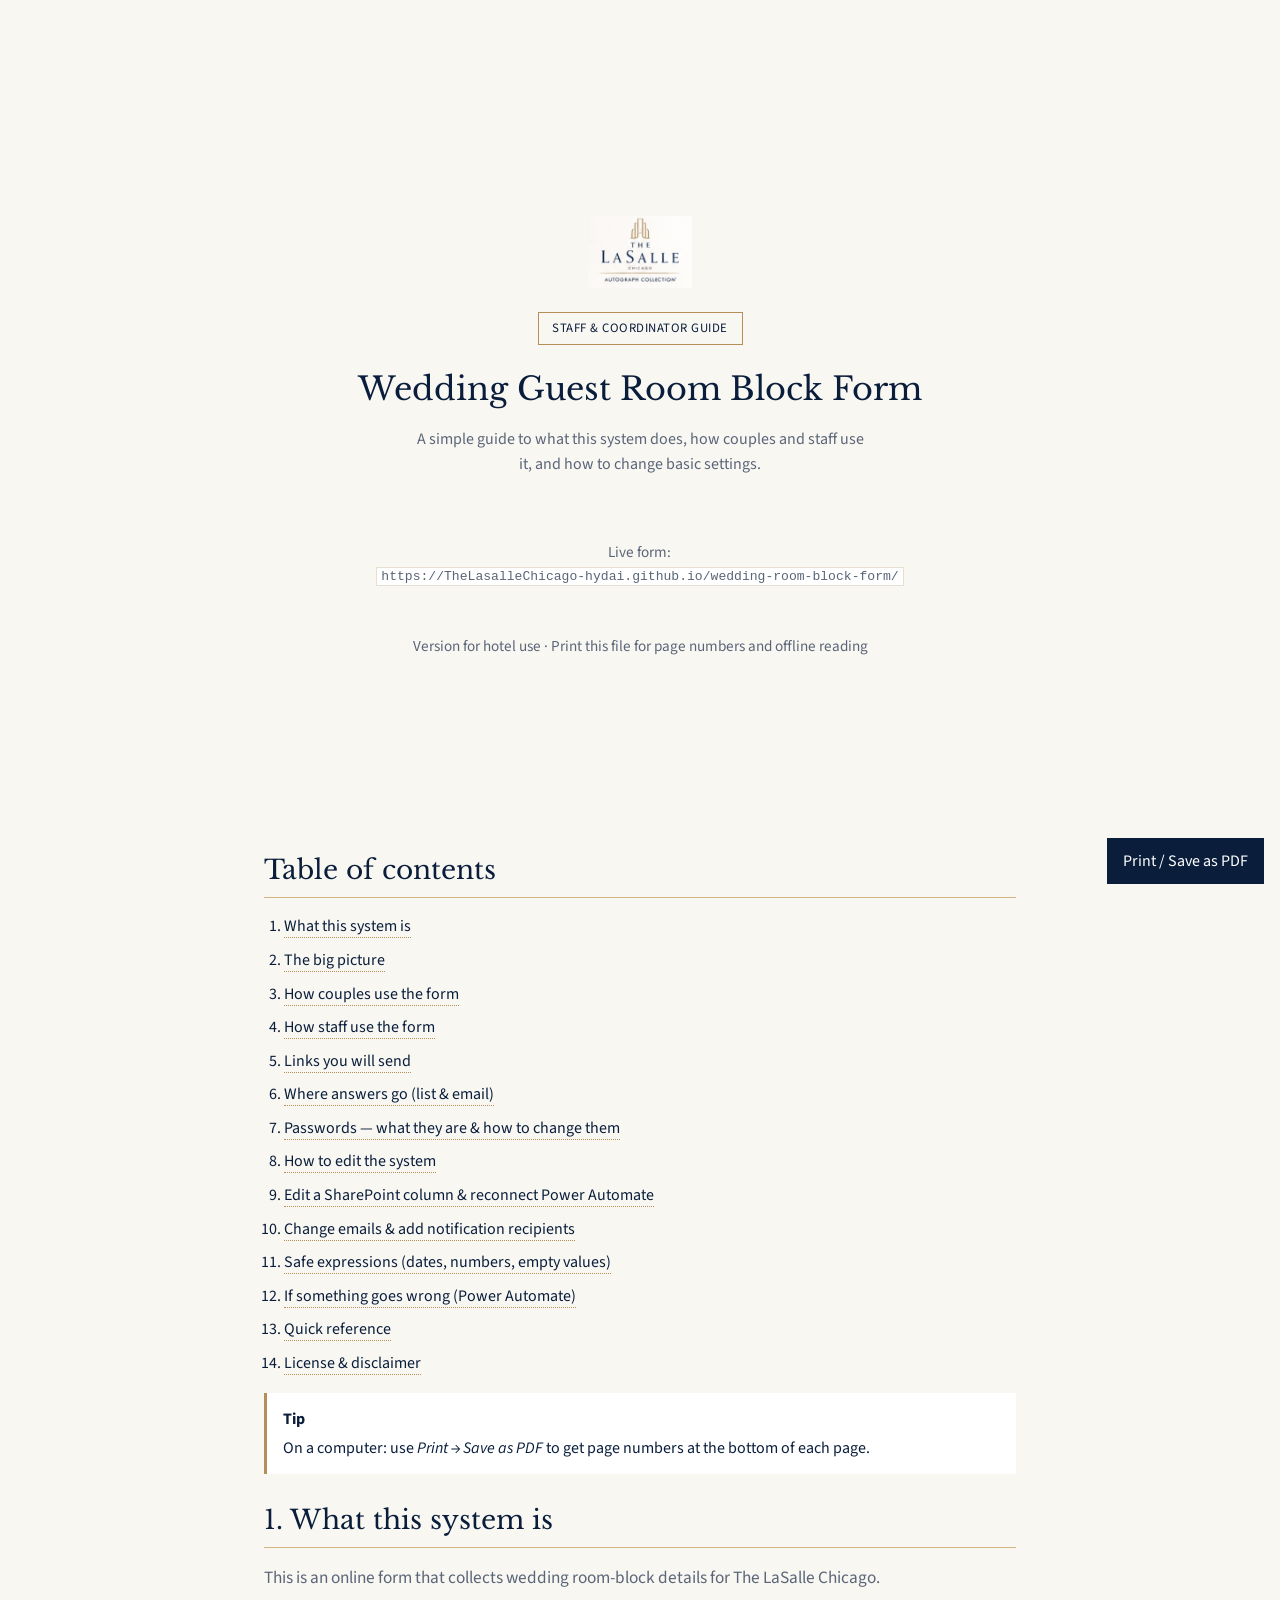
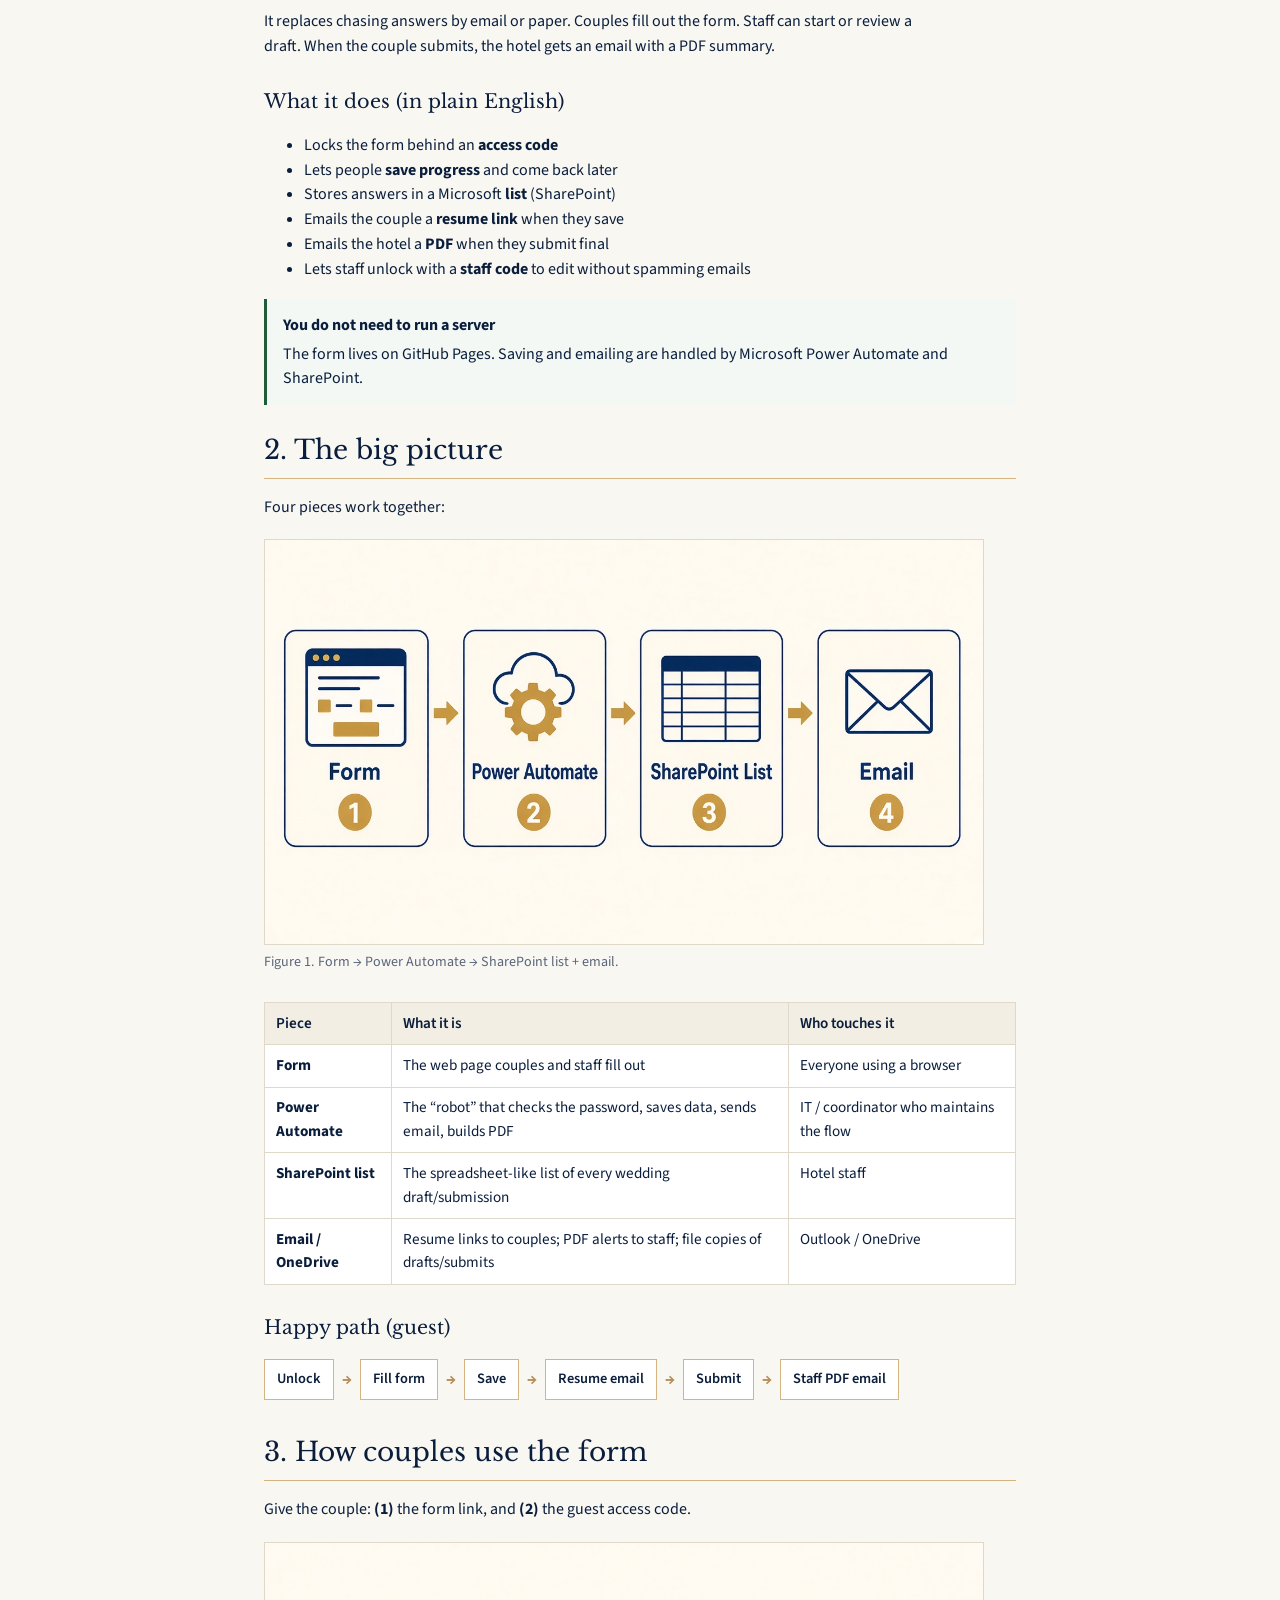
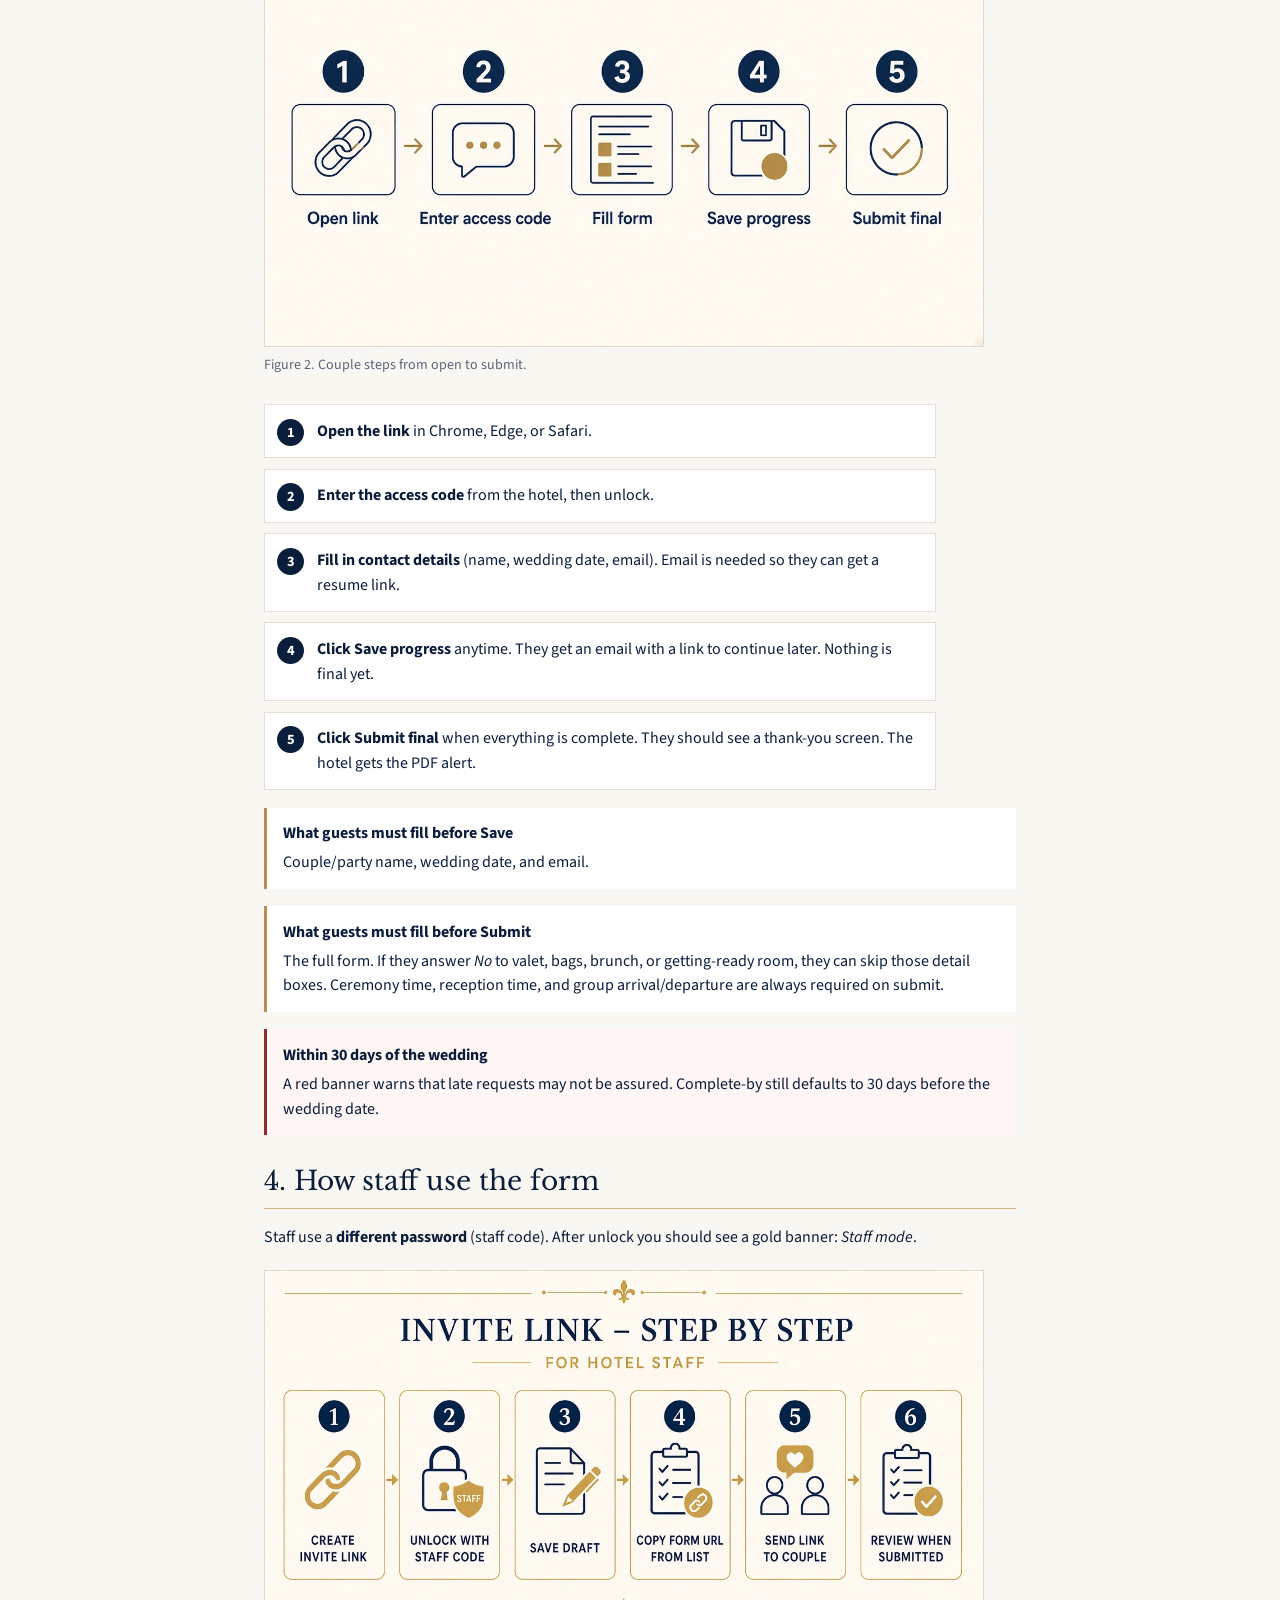
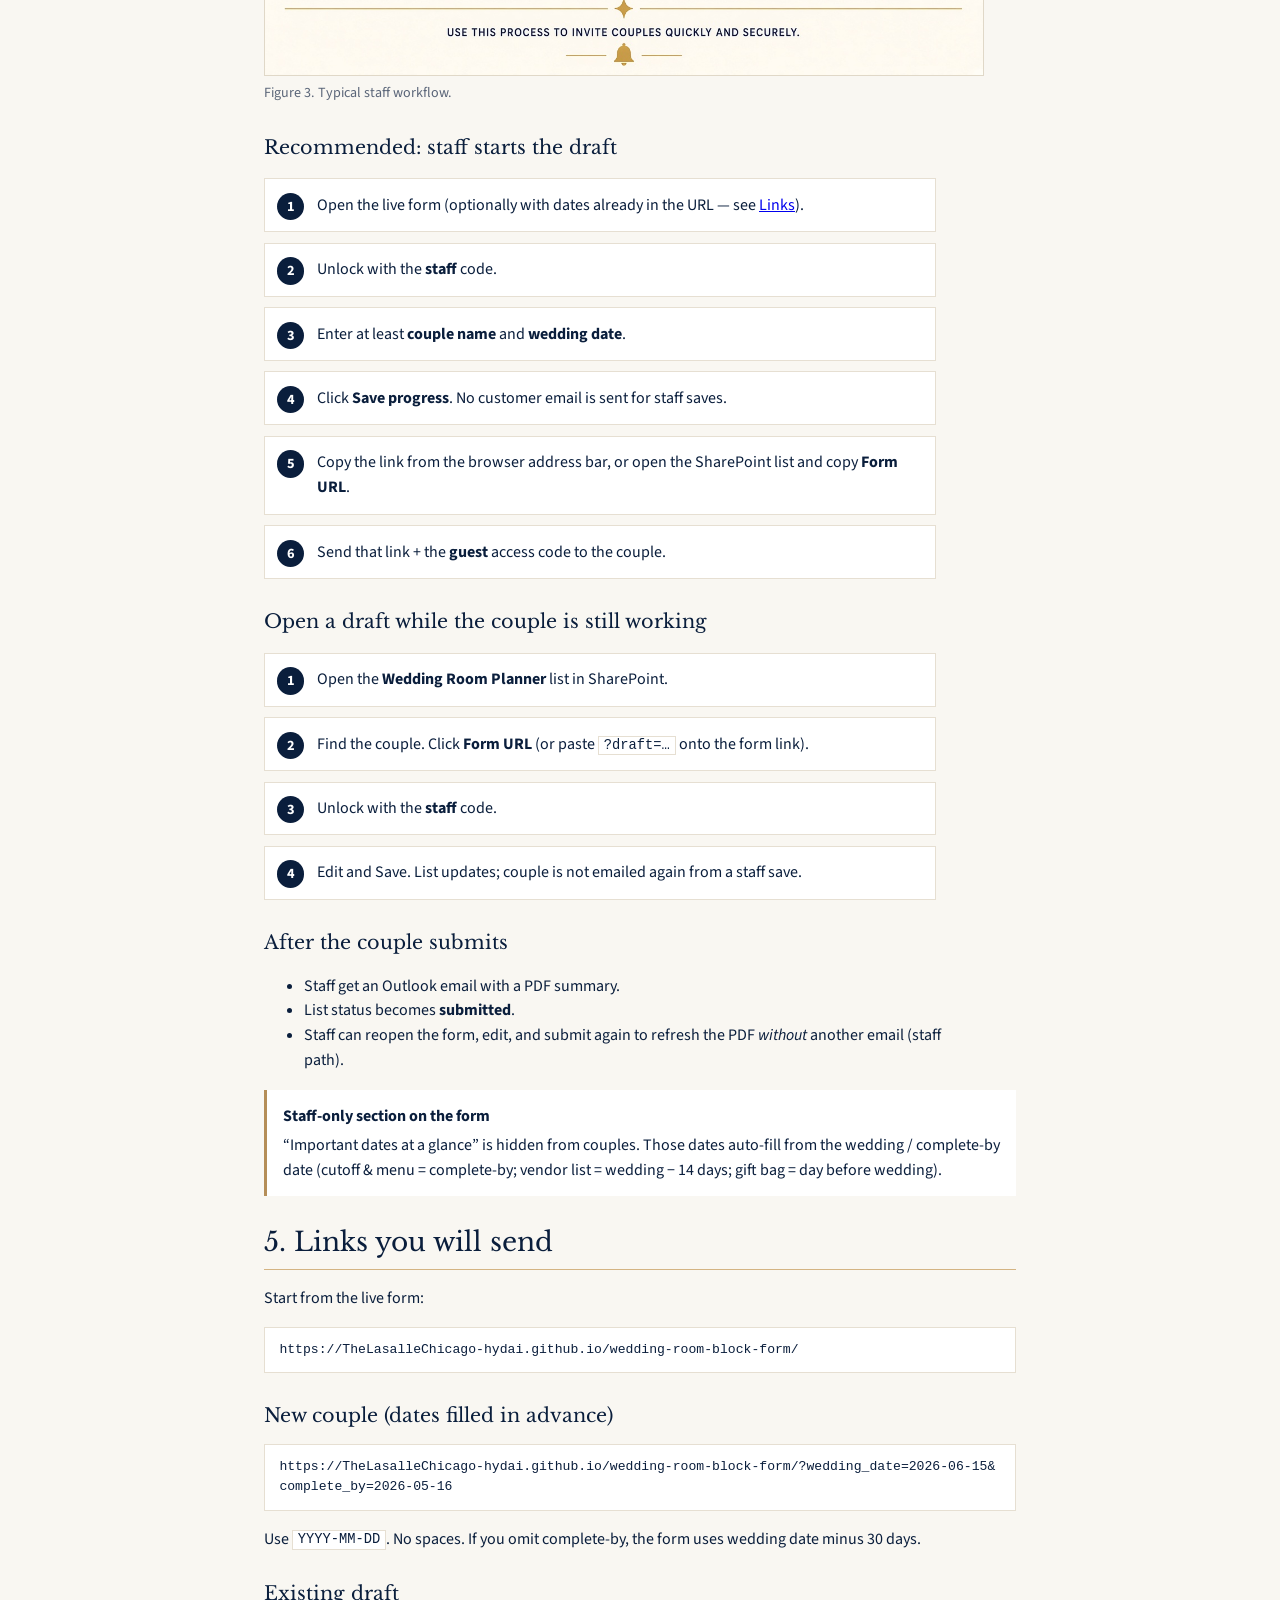
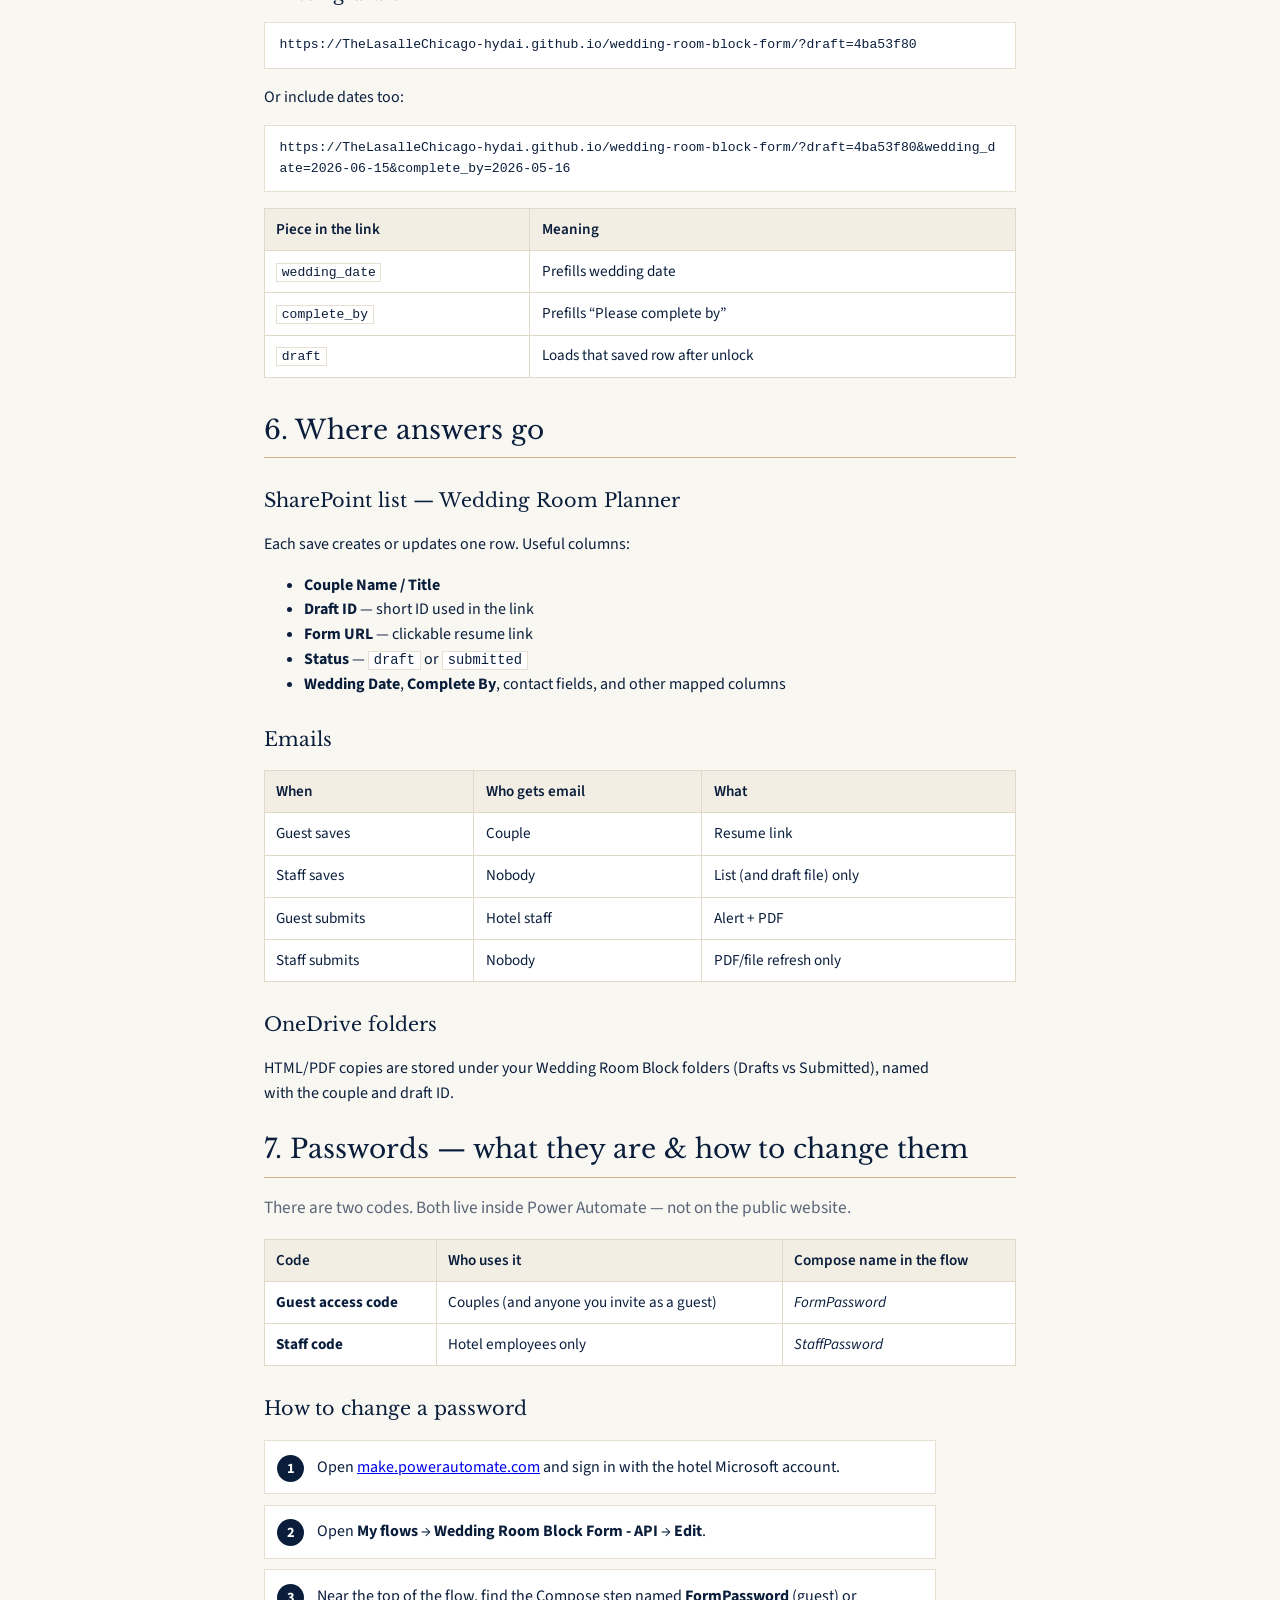
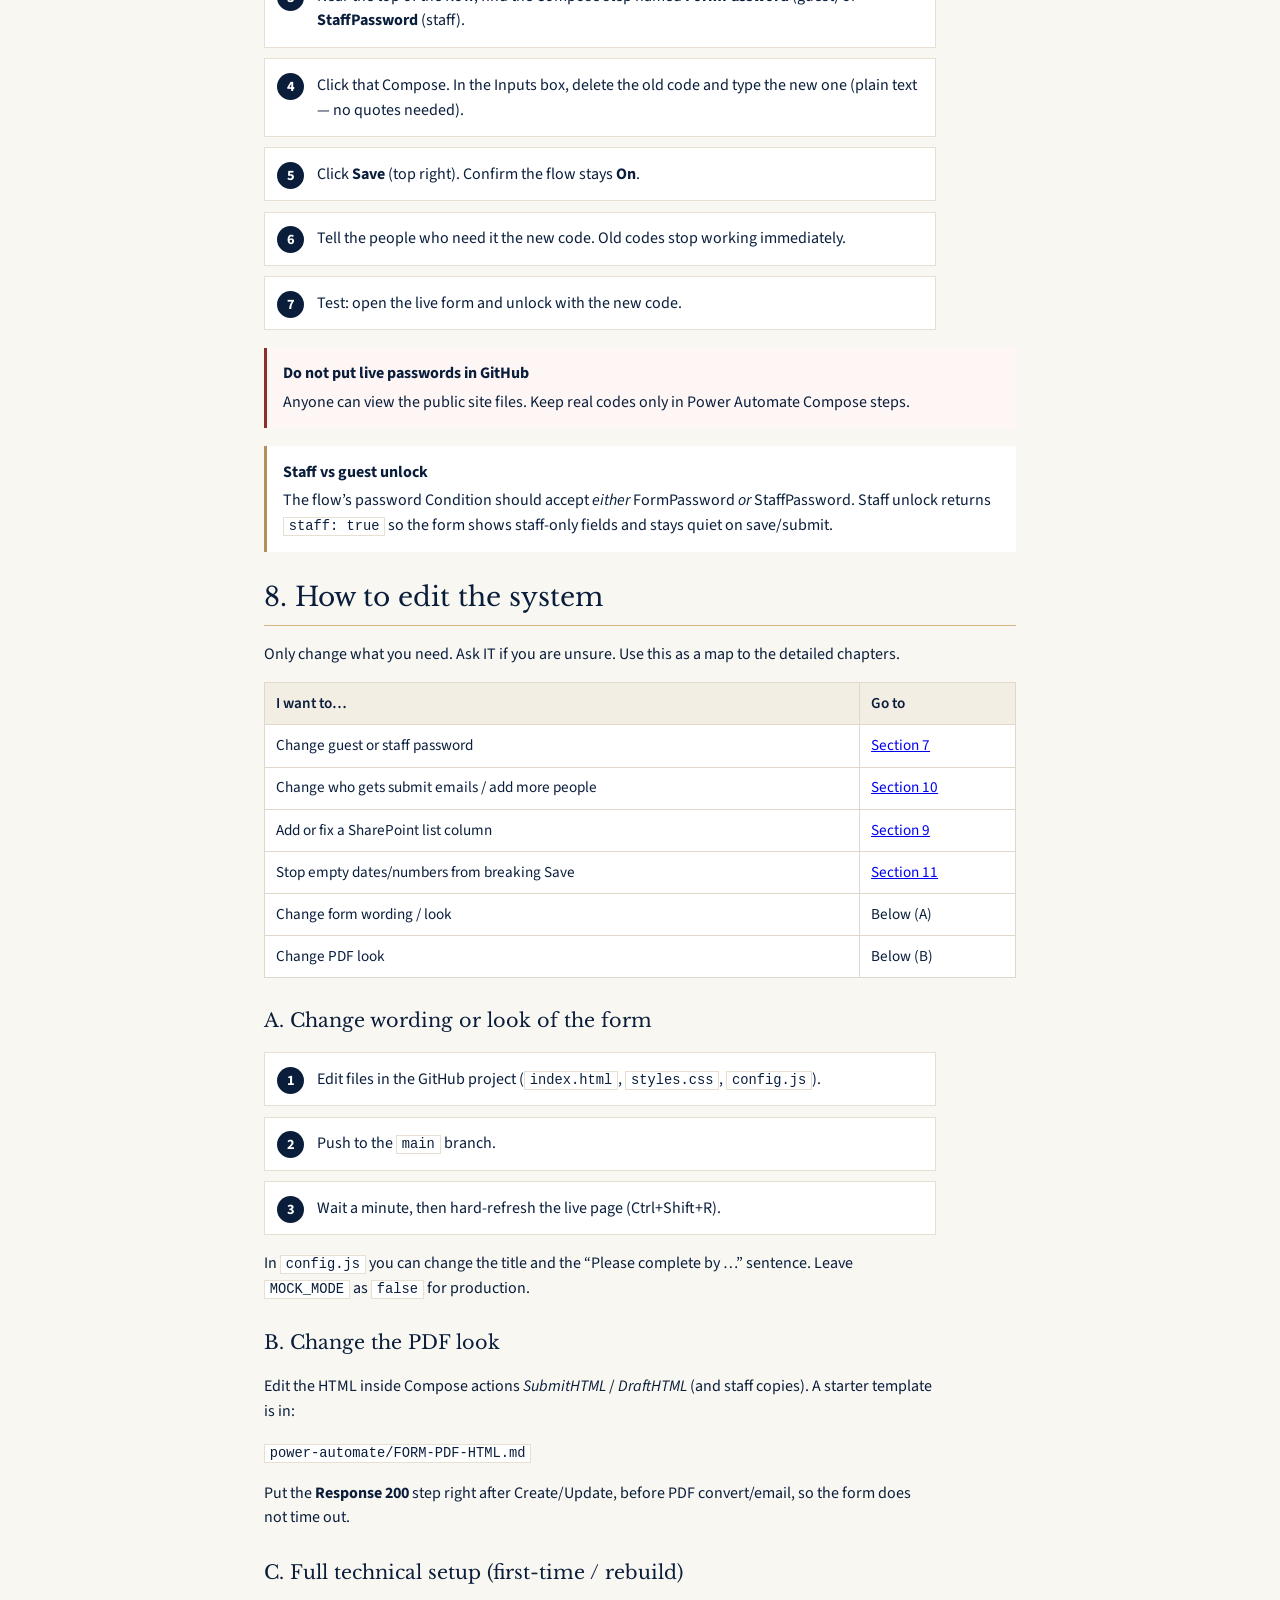
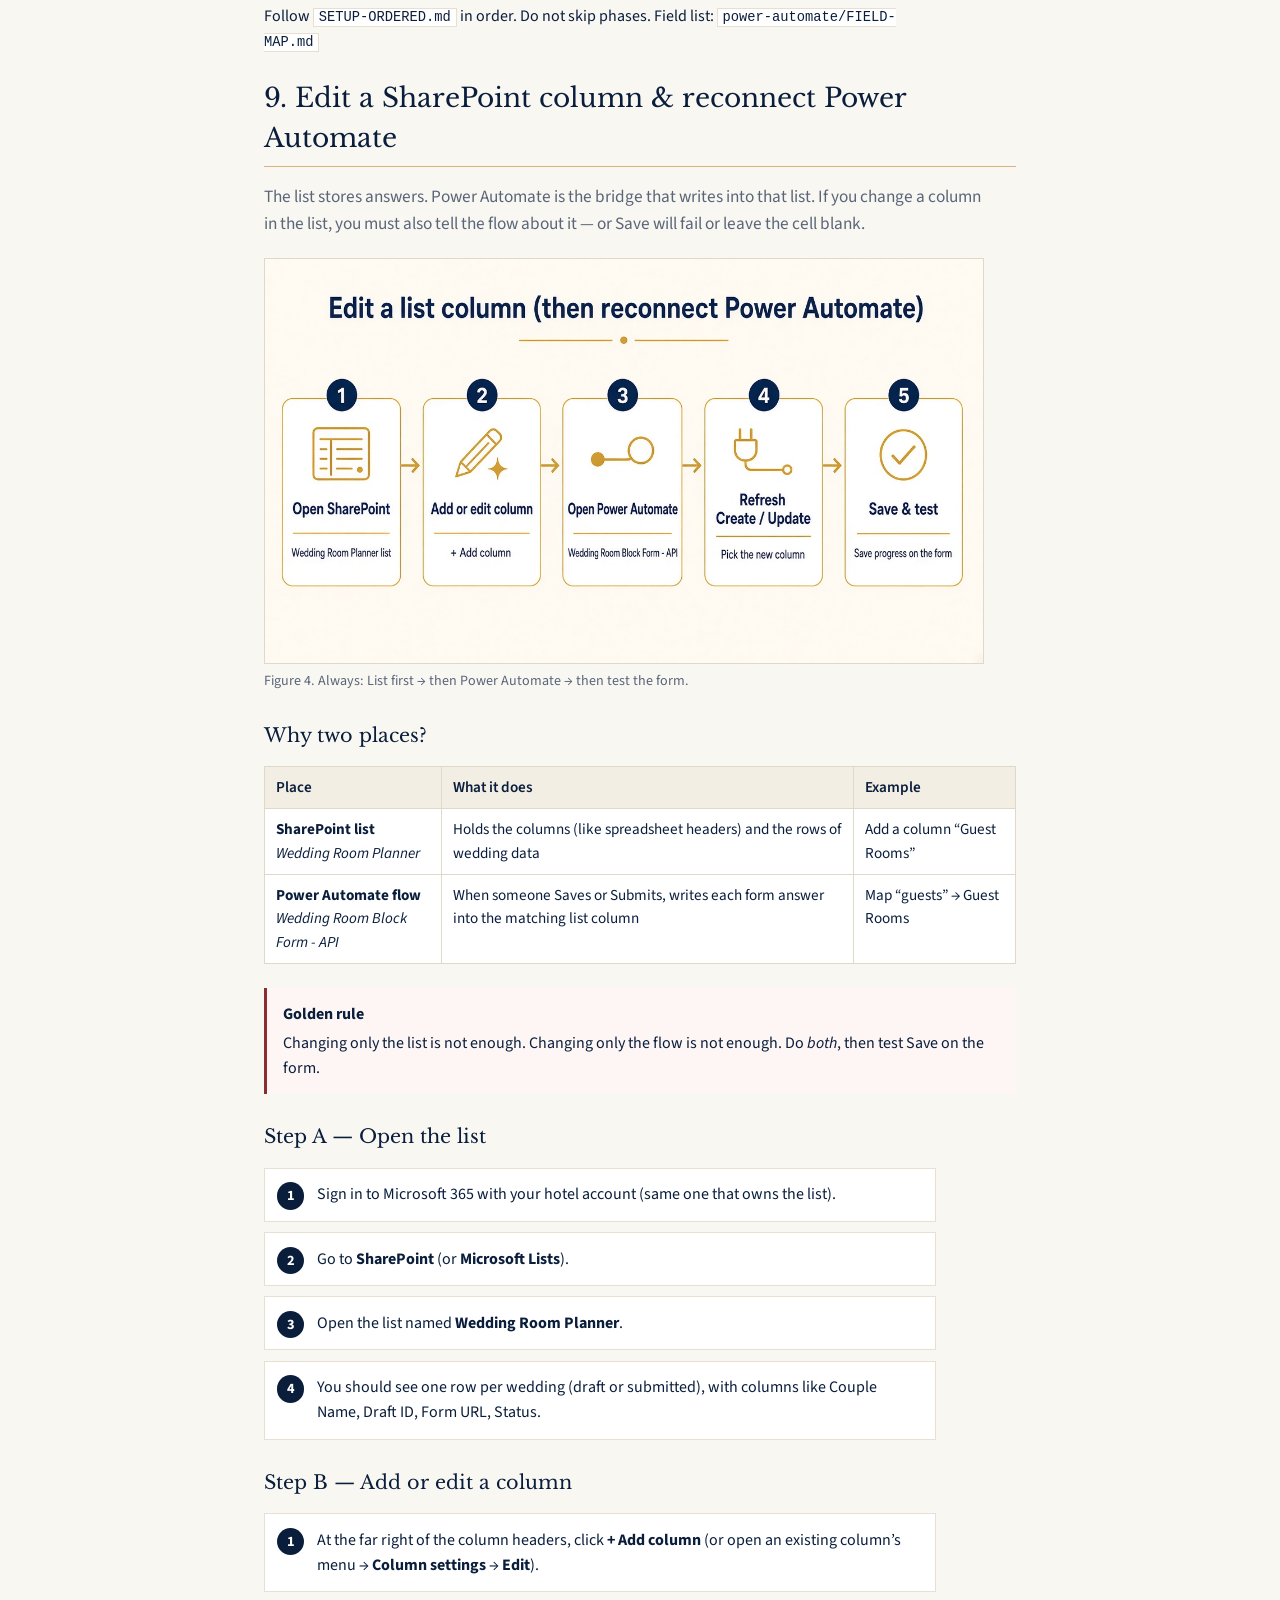
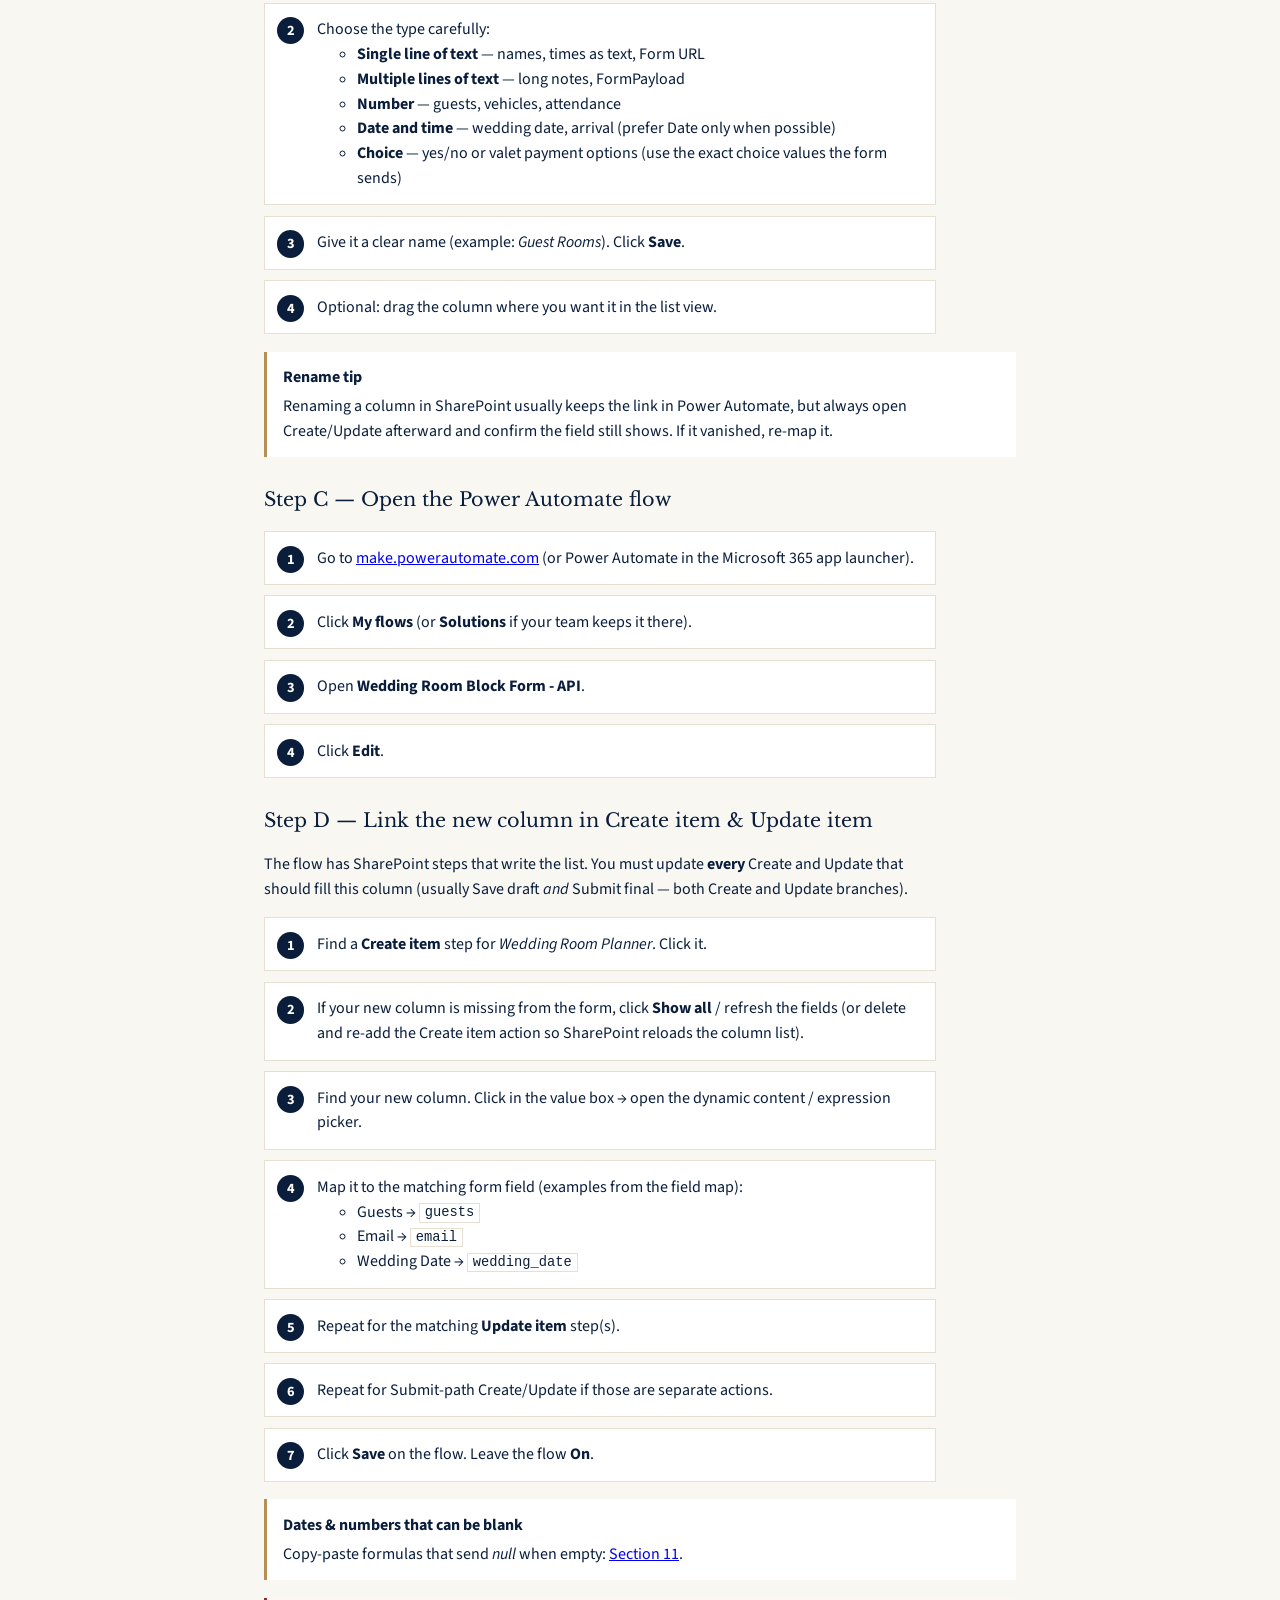
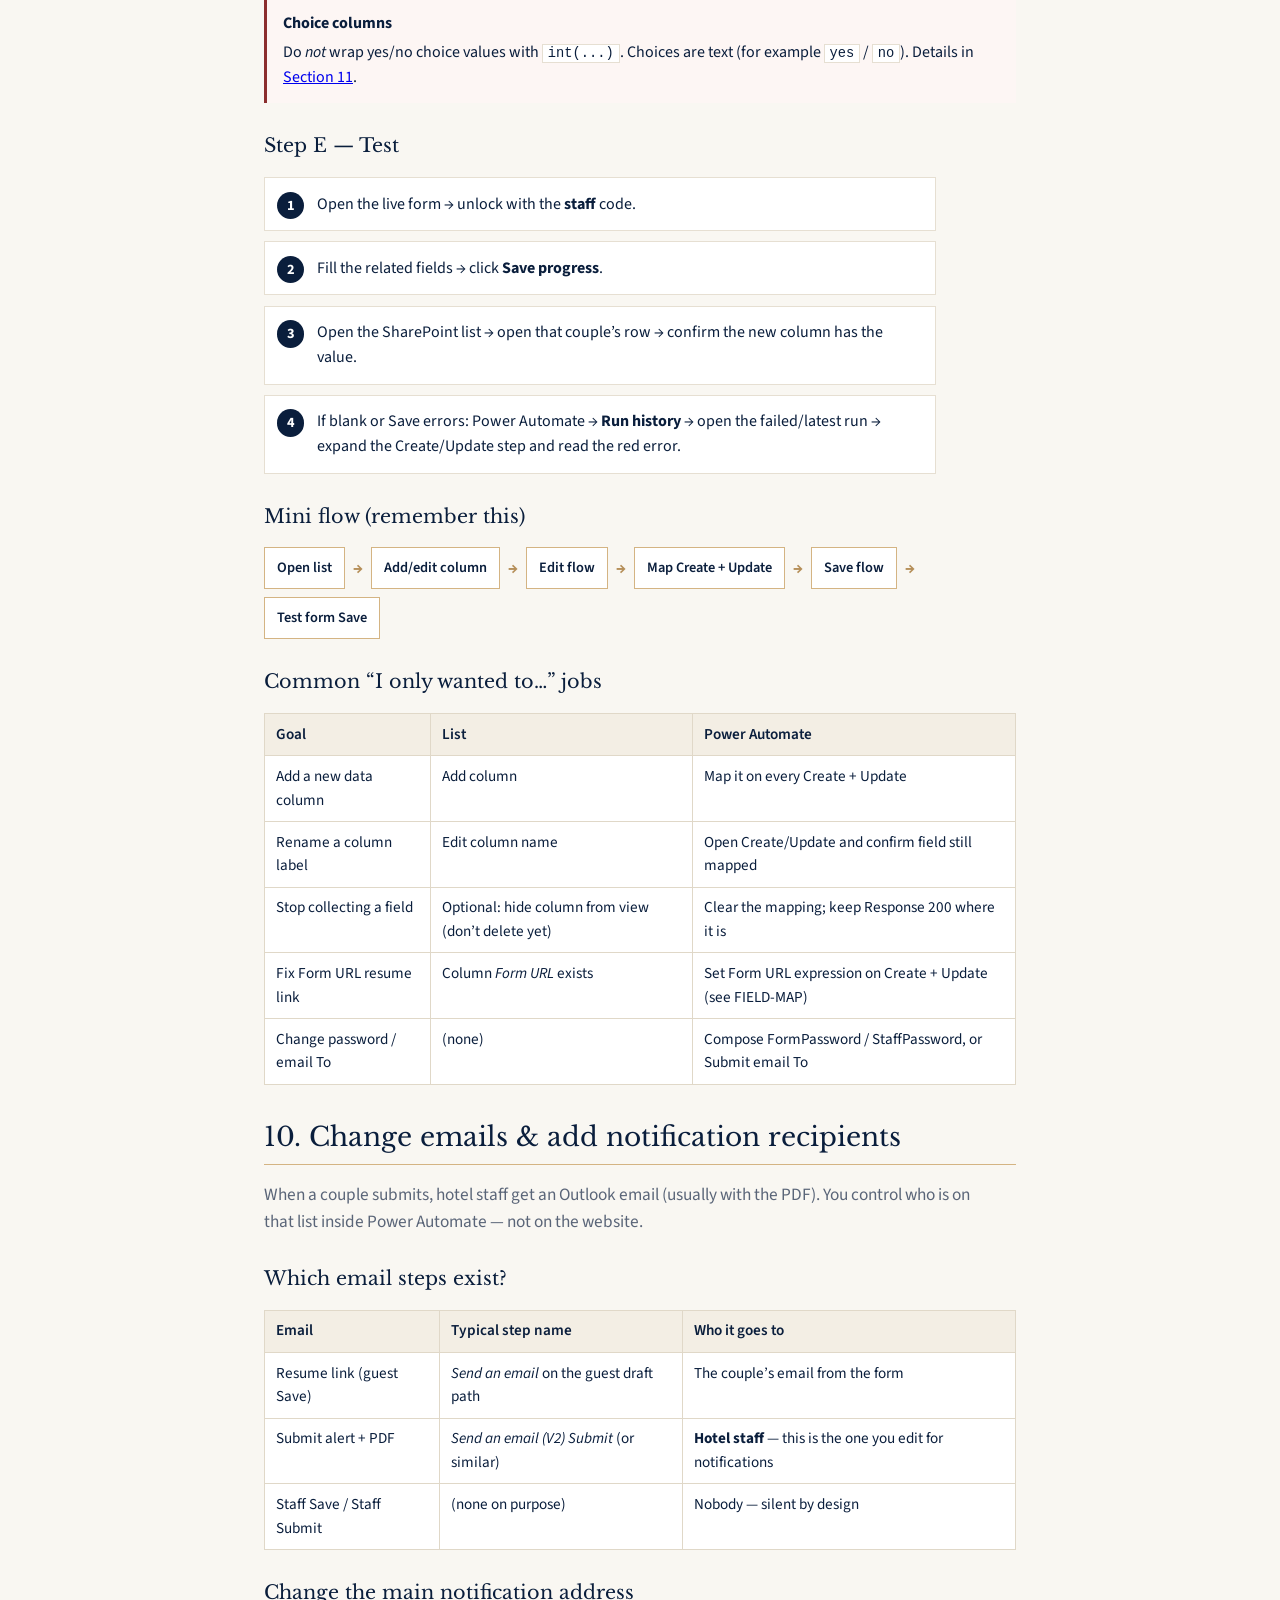
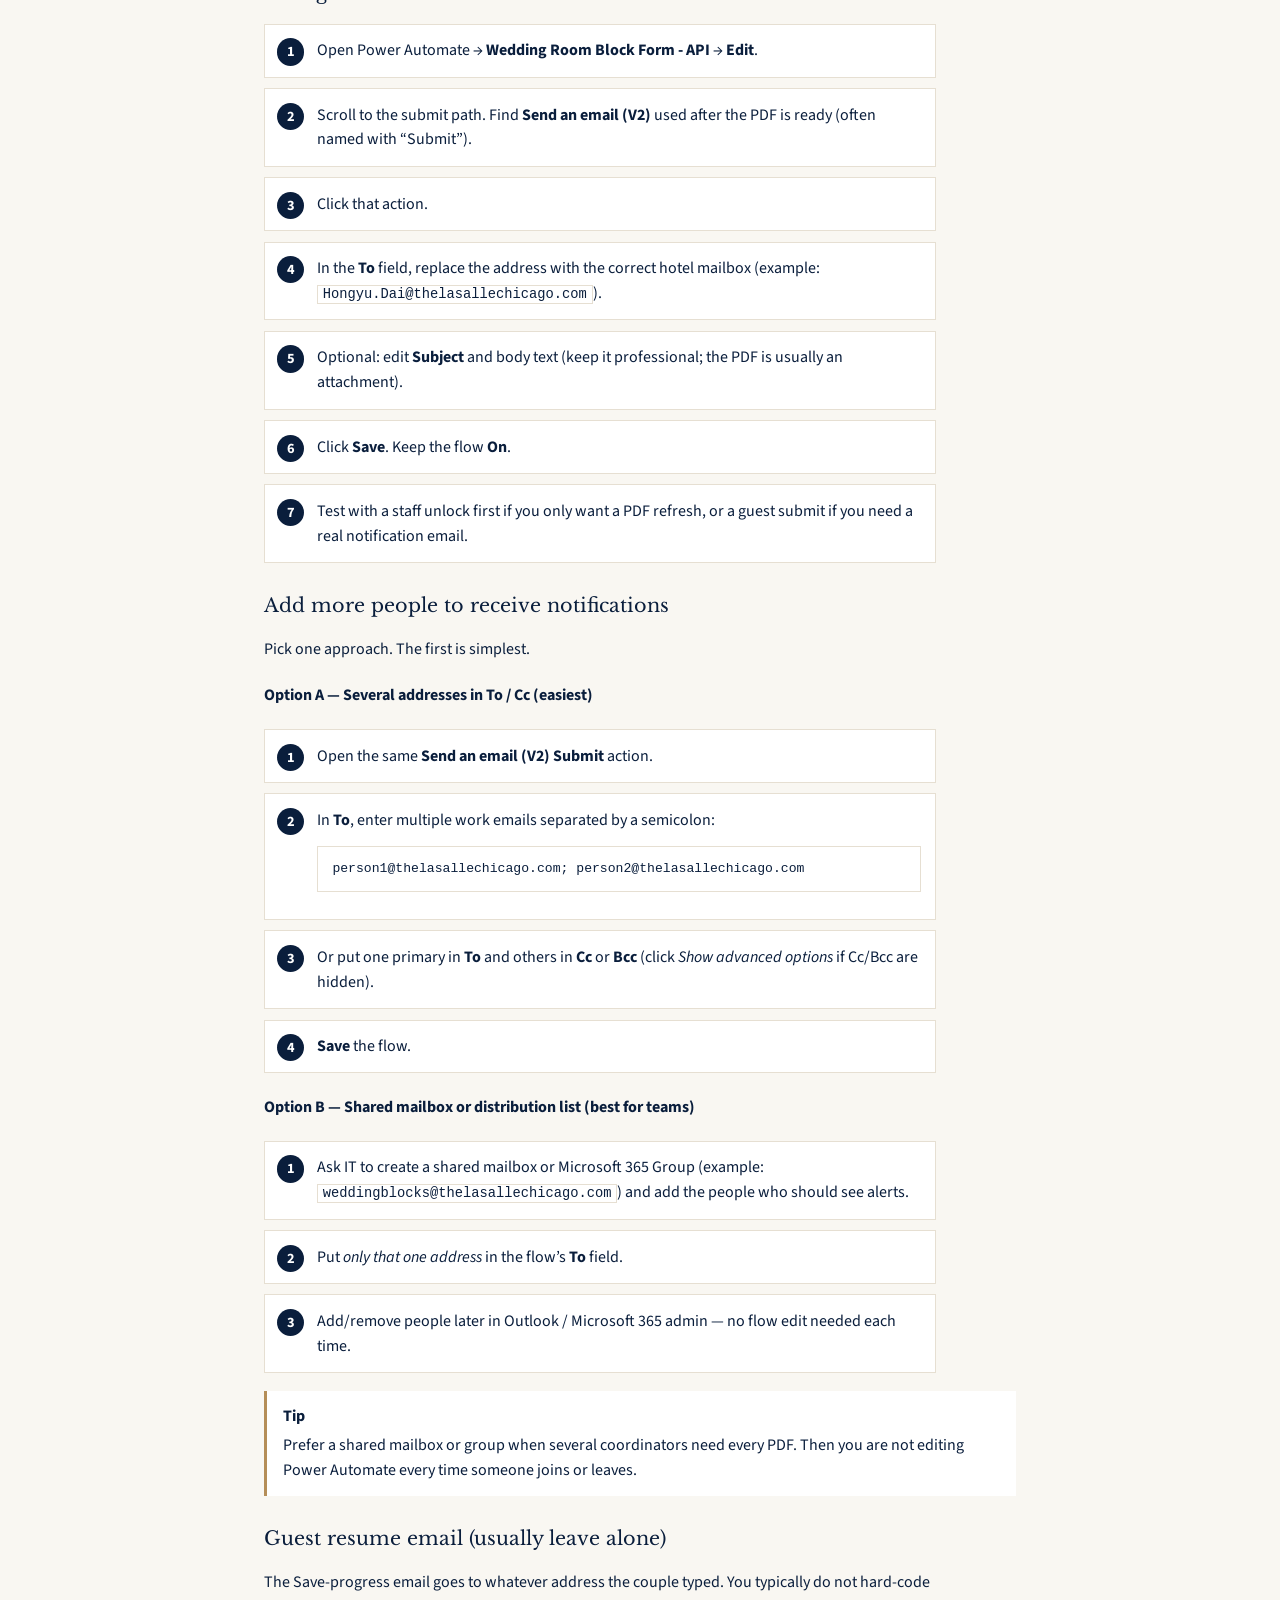
<file: docs/USER-MANUAL.html>
<!DOCTYPE html>
<html lang="en">
<head>
  <meta charset="UTF-8" />
  <meta name="viewport" content="width=device-width, initial-scale=1" />
  <title>User Manual — Wedding Guest Room Block Form | The LaSalle Chicago</title>
  <link rel="preconnect" href="https://fonts.googleapis.com" />
  <link rel="preconnect" href="https://fonts.gstatic.com" crossorigin />
  <link href="https://fonts.googleapis.com/css2?family=Libre+Baskerville:wght@400;700&family=Source+Sans+3:wght@400;600;700&display=swap" rel="stylesheet" />
  <style>
    :root {
      --cream: #f9f7f2;
      --navy: #0a1e3c;
      --gold: #b58e58;
      --line: #d4b483;
      --muted: #5a6578;
      --ok: #1e5c3a;
      --warn: #8b2e2e;
      --serif: "Libre Baskerville", Georgia, serif;
      --sans: "Source Sans 3", "Segoe UI", sans-serif;
    }

    * { box-sizing: border-box; }
    html { scroll-behavior: smooth; }
    body {
      margin: 0;
      color: var(--navy);
      background: var(--cream);
      font-family: var(--sans);
      font-size: 16px;
      line-height: 1.55;
    }

    .page {
      max-width: 800px;
      margin: 0 auto;
      padding: 2.5rem 1.5rem 4rem;
    }

    .cover {
      min-height: 90vh;
      display: flex;
      flex-direction: column;
      justify-content: center;
      align-items: center;
      text-align: center;
      padding: 3rem 1rem;
      page-break-after: always;
    }
    .cover img.logo { height: 72px; margin-bottom: 1.5rem; }
    .cover h1 {
      font-family: var(--serif);
      font-weight: 400;
      font-size: 2rem;
      margin: 0 0 0.75rem;
    }
    .cover .subtitle { color: var(--muted); margin: 0 0 2rem; max-width: 28em; }
    .cover .meta {
      margin-top: 2rem;
      font-size: 0.95rem;
      color: var(--muted);
    }
    .badge {
      display: inline-block;
      border: 1px solid var(--gold);
      color: var(--navy);
      padding: 0.35rem 0.85rem;
      letter-spacing: 0.04em;
      font-size: 0.8rem;
      text-transform: uppercase;
      margin-bottom: 1.25rem;
    }

    h2 {
      font-family: var(--serif);
      font-weight: 400;
      font-size: 1.65rem;
      margin: 0 0 1rem;
      padding-bottom: 0.4rem;
      border-bottom: 1px solid var(--line);
      page-break-after: avoid;
    }
    h3 {
      font-family: var(--serif);
      font-weight: 400;
      font-size: 1.2rem;
      margin: 1.75rem 0 0.6rem;
      page-break-after: avoid;
    }
    p, li { max-width: 42em; }
    .lead { font-size: 1.08rem; color: var(--muted); }

    section.chapter {
      page-break-before: always;
      padding-top: 0.5rem;
    }
    section.chapter:first-of-type { page-break-before: auto; }

    .toc {
      page-break-after: always;
    }
    .toc ol {
      padding-left: 1.25rem;
    }
    .toc a {
      color: var(--navy);
      text-decoration: none;
      border-bottom: 1px dotted var(--gold);
    }
    .toc a:hover { border-bottom-style: solid; }
    .toc li { margin: 0.55rem 0; }

    .figure {
      margin: 1.25rem 0 1.75rem;
      page-break-inside: avoid;
    }
    .figure img {
      display: block;
      width: 100%;
      max-width: 720px;
      height: auto;
      border: 1px solid #e0d8c8;
      background: #fff;
    }
    .figure figcaption {
      font-size: 0.88rem;
      color: var(--muted);
      margin-top: 0.45rem;
    }

    .callout {
      border-left: 3px solid var(--gold);
      background: #fff;
      padding: 0.85rem 1rem;
      margin: 1.1rem 0;
      page-break-inside: avoid;
    }
    .callout.warn {
      border-left-color: var(--warn);
      background: #fdf6f4;
    }
    .callout.ok {
      border-left-color: var(--ok);
      background: #f3f8f5;
    }
    .callout strong { display: block; margin-bottom: 0.25rem; }

    .steps {
      counter-reset: step;
      list-style: none;
      padding: 0;
      margin: 1rem 0;
    }
    .steps > li {
      position: relative;
      padding: 0.85rem 0.85rem 0.85rem 3.25rem;
      margin: 0.65rem 0;
      background: #fff;
      border: 1px solid #e6dfd2;
      page-break-inside: avoid;
    }
    .steps > li::before {
      counter-increment: step;
      content: counter(step);
      position: absolute;
      left: 0.75rem;
      top: 0.85rem;
      width: 1.7rem;
      height: 1.7rem;
      border-radius: 50%;
      background: var(--navy);
      color: #fff;
      font-weight: 700;
      font-size: 0.9rem;
      display: flex;
      align-items: center;
      justify-content: center;
      line-height: 1.7rem;
      text-align: center;
    }

    table.simple {
      width: 100%;
      border-collapse: collapse;
      background: #fff;
      font-size: 0.95rem;
      margin: 1rem 0 1.5rem;
      page-break-inside: avoid;
    }
    table.simple th,
    table.simple td {
      border: 1px solid #e0d8c8;
      padding: 0.55rem 0.7rem;
      text-align: left;
      vertical-align: top;
    }
    table.simple th {
      background: #f3eee4;
      font-weight: 600;
    }

    code, .mono {
      font-family: Consolas, "Courier New", monospace;
      font-size: 0.86em;
      background: #fff;
      border: 1px solid #e6dfd2;
      padding: 0.08em 0.35em;
    }
    pre.url {
      white-space: pre-wrap;
      word-break: break-all;
      background: #fff;
      border: 1px solid #e6dfd2;
      padding: 0.75rem 0.9rem;
      font-family: Consolas, "Courier New", monospace;
      font-size: 0.82rem;
      page-break-inside: avoid;
    }

    .flow {
      display: flex;
      flex-wrap: wrap;
      gap: 0.5rem;
      align-items: center;
      margin: 1rem 0 1.5rem;
      page-break-inside: avoid;
    }
    .flow .box {
      background: #fff;
      border: 1px solid var(--line);
      padding: 0.55rem 0.75rem;
      font-size: 0.9rem;
      font-weight: 600;
    }
    .flow .arrow {
      color: var(--gold);
      font-weight: 700;
    }

    .print-hint {
      position: fixed;
      right: 1rem;
      bottom: 1rem;
      background: var(--navy);
      color: #fff;
      border: none;
      padding: 0.65rem 1rem;
      cursor: pointer;
      font: inherit;
      z-index: 20;
    }
    .print-hint:hover { background: #1a3358; }

    @media print {
      body { background: #fff; font-size: 11pt; }
      .page { max-width: none; padding: 0; }
      .print-hint { display: none !important; }
      a { color: inherit; text-decoration: none; border: none; }
      .cover { min-height: auto; height: 100vh; }
      .figure img { max-width: 100%; }
    }

    @page {
      size: letter;
      margin: 0.7in 0.75in 0.85in;
      @bottom-center {
        content: "The LaSalle Chicago — Room Block Form Manual  ·  page " counter(page);
        font-family: "Source Sans 3", "Segoe UI", sans-serif;
        font-size: 9pt;
        color: #5a6578;
      }
    }
  </style>
</head>
<body>
  <button type="button" class="print-hint" onclick="window.print()">Print / Save as PDF</button>

  <div class="page">
    <!-- COVER -->
    <header class="cover" id="cover">
      <img class="logo" src="images/logo.png" alt="The LaSalle Chicago, Autograph Collection" />
      <div class="badge">Staff &amp; coordinator guide</div>
      <h1>Wedding Guest Room Block Form</h1>
      <p class="subtitle">
        A simple guide to what this system does, how couples and staff use it,
        and how to change basic settings.
      </p>
      <p class="meta">
        Live form:<br />
        <span class="mono">https://TheLasalleChicago-hydai.github.io/wedding-room-block-form/</span>
      </p>
      <p class="meta">Version for hotel use · Print this file for page numbers and offline reading</p>
    </header>

    <!-- TOC -->
    <nav class="toc" id="toc" aria-label="Table of contents">
      <h2>Table of contents</h2>
      <ol>
        <li><a href="#what-it-is">What this system is</a></li>
        <li><a href="#big-picture">The big picture</a></li>
        <li><a href="#for-couples">How couples use the form</a></li>
        <li><a href="#for-staff">How staff use the form</a></li>
        <li><a href="#links">Links you will send</a></li>
        <li><a href="#list-email">Where answers go (list &amp; email)</a></li>
        <li><a href="#passwords">Passwords — what they are &amp; how to change them</a></li>
        <li><a href="#edit">How to edit the system</a></li>
        <li><a href="#list-pa">Edit a SharePoint column &amp; reconnect Power Automate</a></li>
        <li><a href="#emails">Change emails &amp; add notification recipients</a></li>
        <li><a href="#expressions">Safe expressions (dates, numbers, empty values)</a></li>
        <li><a href="#troubleshoot">If something goes wrong (Power Automate)</a></li>
        <li><a href="#quick-ref">Quick reference</a></li>
        <li><a href="#license">License &amp; disclaimer</a></li>
      </ol>
      <div class="callout">
        <strong>Tip</strong>
        On a computer: use <em>Print → Save as PDF</em> to get page numbers at the bottom of each page.
      </div>
    </nav>

    <!-- 1 -->
    <section class="chapter" id="what-it-is">
      <h2>1. What this system is</h2>
      <p class="lead">
        This is an online form that collects wedding room-block details for The LaSalle Chicago.
      </p>
      <p>It replaces chasing answers by email or paper. Couples fill out the form. Staff can start or review a draft. When the couple submits, the hotel gets an email with a PDF summary.</p>

      <h3>What it does (in plain English)</h3>
      <ul>
        <li>Locks the form behind an <strong>access code</strong></li>
        <li>Lets people <strong>save progress</strong> and come back later</li>
        <li>Stores answers in a Microsoft <strong>list</strong> (SharePoint)</li>
        <li>Emails the couple a <strong>resume link</strong> when they save</li>
        <li>Emails the hotel a <strong>PDF</strong> when they submit final</li>
        <li>Lets staff unlock with a <strong>staff code</strong> to edit without spamming emails</li>
      </ul>

      <div class="callout ok">
        <strong>You do not need to run a server</strong>
        The form lives on GitHub Pages. Saving and emailing are handled by Microsoft Power Automate and SharePoint.
      </div>
    </section>

    <!-- 2 -->
    <section class="chapter" id="big-picture">
      <h2>2. The big picture</h2>
      <p>Four pieces work together:</p>

      <figure class="figure">
        <img src="images/manual-overview.jpg" alt="Diagram: Form connects to Power Automate, then SharePoint List and Email" />
        <figcaption>Figure 1. Form → Power Automate → SharePoint list + email.</figcaption>
      </figure>

      <table class="simple">
        <thead>
          <tr>
            <th>Piece</th>
            <th>What it is</th>
            <th>Who touches it</th>
          </tr>
        </thead>
        <tbody>
          <tr>
            <td><strong>Form</strong></td>
            <td>The web page couples and staff fill out</td>
            <td>Everyone using a browser</td>
          </tr>
          <tr>
            <td><strong>Power Automate</strong></td>
            <td>The “robot” that checks the password, saves data, sends email, builds PDF</td>
            <td>IT / coordinator who maintains the flow</td>
          </tr>
          <tr>
            <td><strong>SharePoint list</strong></td>
            <td>The spreadsheet-like list of every wedding draft/submission</td>
            <td>Hotel staff</td>
          </tr>
          <tr>
            <td><strong>Email / OneDrive</strong></td>
            <td>Resume links to couples; PDF alerts to staff; file copies of drafts/submits</td>
            <td>Outlook / OneDrive</td>
          </tr>
        </tbody>
      </table>

      <h3>Happy path (guest)</h3>
      <div class="flow">
        <span class="box">Unlock</span><span class="arrow">→</span>
        <span class="box">Fill form</span><span class="arrow">→</span>
        <span class="box">Save</span><span class="arrow">→</span>
        <span class="box">Resume email</span><span class="arrow">→</span>
        <span class="box">Submit</span><span class="arrow">→</span>
        <span class="box">Staff PDF email</span>
      </div>
    </section>

    <!-- 3 -->
    <section class="chapter" id="for-couples">
      <h2>3. How couples use the form</h2>
      <p>Give the couple: <strong>(1)</strong> the form link, and <strong>(2)</strong> the guest access code.</p>

      <figure class="figure">
        <img src="images/manual-guest-flow.jpg" alt="Five guest steps: open link, enter code, fill form, save, submit" />
        <figcaption>Figure 2. Couple steps from open to submit.</figcaption>
      </figure>

      <ol class="steps">
        <li>
          <strong>Open the link</strong> in Chrome, Edge, or Safari.
        </li>
        <li>
          <strong>Enter the access code</strong> from the hotel, then unlock.
        </li>
        <li>
          <strong>Fill in contact details</strong> (name, wedding date, email). Email is needed so they can get a resume link.
        </li>
        <li>
          <strong>Click Save progress</strong> anytime. They get an email with a link to continue later. Nothing is final yet.
        </li>
        <li>
          <strong>Click Submit final</strong> when everything is complete. They should see a thank-you screen. The hotel gets the PDF alert.
        </li>
      </ol>

      <div class="callout">
        <strong>What guests must fill before Save</strong>
        Couple/party name, wedding date, and email.
      </div>

      <div class="callout">
        <strong>What guests must fill before Submit</strong>
        The full form. If they answer <em>No</em> to valet, bags, brunch, or getting-ready room, they can skip those detail boxes. Ceremony time, reception time, and group arrival/departure are always required on submit.
      </div>

      <div class="callout warn">
        <strong>Within 30 days of the wedding</strong>
        A red banner warns that late requests may not be assured. Complete-by still defaults to 30 days before the wedding date.
      </div>
    </section>

    <!-- 4 -->
    <section class="chapter" id="for-staff">
      <h2>4. How staff use the form</h2>
      <p>Staff use a <strong>different password</strong> (staff code). After unlock you should see a gold banner: <em>Staff mode</em>.</p>

      <figure class="figure">
        <img src="images/manual-staff-flow.jpg" alt="Staff workflow from invite through review of submission" />
        <figcaption>Figure 3. Typical staff workflow.</figcaption>
      </figure>

      <h3>Recommended: staff starts the draft</h3>
      <ol class="steps">
        <li>Open the live form (optionally with dates already in the URL — see <a href="#links">Links</a>).</li>
        <li>Unlock with the <strong>staff</strong> code.</li>
        <li>Enter at least <strong>couple name</strong> and <strong>wedding date</strong>.</li>
        <li>Click <strong>Save progress</strong>. No customer email is sent for staff saves.</li>
        <li>Copy the link from the browser address bar, or open the SharePoint list and copy <strong>Form URL</strong>.</li>
        <li>Send that link + the <strong>guest</strong> access code to the couple.</li>
      </ol>

      <h3>Open a draft while the couple is still working</h3>
      <ol class="steps">
        <li>Open the <strong>Wedding Room Planner</strong> list in SharePoint.</li>
        <li>Find the couple. Click <strong>Form URL</strong> (or paste <code>?draft=…</code> onto the form link).</li>
        <li>Unlock with the <strong>staff</strong> code.</li>
        <li>Edit and Save. List updates; couple is not emailed again from a staff save.</li>
      </ol>

      <h3>After the couple submits</h3>
      <ul>
        <li>Staff get an Outlook email with a PDF summary.</li>
        <li>List status becomes <strong>submitted</strong>.</li>
        <li>Staff can reopen the form, edit, and submit again to refresh the PDF <em>without</em> another email (staff path).</li>
      </ul>

      <div class="callout">
        <strong>Staff-only section on the form</strong>
        “Important dates at a glance” is hidden from couples. Those dates auto-fill from the wedding / complete-by date (cutoff &amp; menu = complete-by; vendor list = wedding − 14 days; gift bag = day before wedding).
      </div>
    </section>

    <!-- 5 -->
    <section class="chapter" id="links">
      <h2>5. Links you will send</h2>
      <p>Start from the live form:</p>
      <pre class="url">https://TheLasalleChicago-hydai.github.io/wedding-room-block-form/</pre>

      <h3>New couple (dates filled in advance)</h3>
      <pre class="url">https://TheLasalleChicago-hydai.github.io/wedding-room-block-form/?wedding_date=2026-06-15&amp;complete_by=2026-05-16</pre>
      <p>Use <code>YYYY-MM-DD</code>. No spaces. If you omit complete-by, the form uses wedding date minus 30 days.</p>

      <h3>Existing draft</h3>
      <pre class="url">https://TheLasalleChicago-hydai.github.io/wedding-room-block-form/?draft=4ba53f80</pre>
      <p>Or include dates too:</p>
      <pre class="url">https://TheLasalleChicago-hydai.github.io/wedding-room-block-form/?draft=4ba53f80&amp;wedding_date=2026-06-15&amp;complete_by=2026-05-16</pre>

      <table class="simple">
        <thead>
          <tr><th>Piece in the link</th><th>Meaning</th></tr>
        </thead>
        <tbody>
          <tr><td><code>wedding_date</code></td><td>Prefills wedding date</td></tr>
          <tr><td><code>complete_by</code></td><td>Prefills “Please complete by”</td></tr>
          <tr><td><code>draft</code></td><td>Loads that saved row after unlock</td></tr>
        </tbody>
      </table>
    </section>

    <!-- 6 -->
    <section class="chapter" id="list-email">
      <h2>6. Where answers go</h2>

      <h3>SharePoint list — Wedding Room Planner</h3>
      <p>Each save creates or updates one row. Useful columns:</p>
      <ul>
        <li><strong>Couple Name / Title</strong></li>
        <li><strong>Draft ID</strong> — short ID used in the link</li>
        <li><strong>Form URL</strong> — clickable resume link</li>
        <li><strong>Status</strong> — <code>draft</code> or <code>submitted</code></li>
        <li><strong>Wedding Date</strong>, <strong>Complete By</strong>, contact fields, and other mapped columns</li>
      </ul>

      <h3>Emails</h3>
      <table class="simple">
        <thead>
          <tr><th>When</th><th>Who gets email</th><th>What</th></tr>
        </thead>
        <tbody>
          <tr>
            <td>Guest saves</td>
            <td>Couple</td>
            <td>Resume link</td>
          </tr>
          <tr>
            <td>Staff saves</td>
            <td>Nobody</td>
            <td>List (and draft file) only</td>
          </tr>
          <tr>
            <td>Guest submits</td>
            <td>Hotel staff</td>
            <td>Alert + PDF</td>
          </tr>
          <tr>
            <td>Staff submits</td>
            <td>Nobody</td>
            <td>PDF/file refresh only</td>
          </tr>
        </tbody>
      </table>

      <h3>OneDrive folders</h3>
      <p>HTML/PDF copies are stored under your Wedding Room Block folders (Drafts vs Submitted), named with the couple and draft ID.</p>
    </section>

    <!-- 7 -->
    <section class="chapter" id="passwords">
      <h2>7. Passwords — what they are &amp; how to change them</h2>
      <p class="lead">There are two codes. Both live inside Power Automate — not on the public website.</p>

      <table class="simple">
        <thead>
          <tr><th>Code</th><th>Who uses it</th><th>Compose name in the flow</th></tr>
        </thead>
        <tbody>
          <tr>
            <td><strong>Guest access code</strong></td>
            <td>Couples (and anyone you invite as a guest)</td>
            <td><em>FormPassword</em></td>
          </tr>
          <tr>
            <td><strong>Staff code</strong></td>
            <td>Hotel employees only</td>
            <td><em>StaffPassword</em></td>
          </tr>
        </tbody>
      </table>

      <h3>How to change a password</h3>
      <ol class="steps">
        <li>Open <a href="https://make.powerautomate.com" target="_blank" rel="noopener">make.powerautomate.com</a> and sign in with the hotel Microsoft account.</li>
        <li>Open <strong>My flows</strong> → <strong>Wedding Room Block Form - API</strong> → <strong>Edit</strong>.</li>
        <li>Near the top of the flow, find the Compose step named <strong>FormPassword</strong> (guest) or <strong>StaffPassword</strong> (staff).</li>
        <li>Click that Compose. In the Inputs box, delete the old code and type the new one (plain text — no quotes needed).</li>
        <li>Click <strong>Save</strong> (top right). Confirm the flow stays <strong>On</strong>.</li>
        <li>Tell the people who need it the new code. Old codes stop working immediately.</li>
        <li>Test: open the live form and unlock with the new code.</li>
      </ol>

      <div class="callout warn">
        <strong>Do not put live passwords in GitHub</strong>
        Anyone can view the public site files. Keep real codes only in Power Automate Compose steps.
      </div>

      <div class="callout">
        <strong>Staff vs guest unlock</strong>
        The flow’s password Condition should accept <em>either</em> FormPassword <em>or</em> StaffPassword. Staff unlock returns <code>staff: true</code> so the form shows staff-only fields and stays quiet on save/submit.
      </div>
    </section>

    <!-- 8 -->
    <section class="chapter" id="edit">
      <h2>8. How to edit the system</h2>
      <p>Only change what you need. Ask IT if you are unsure. Use this as a map to the detailed chapters.</p>

      <table class="simple">
        <thead>
          <tr><th>I want to…</th><th>Go to</th></tr>
        </thead>
        <tbody>
          <tr>
            <td>Change guest or staff password</td>
            <td><a href="#passwords">Section 7</a></td>
          </tr>
          <tr>
            <td>Change who gets submit emails / add more people</td>
            <td><a href="#emails">Section 10</a></td>
          </tr>
          <tr>
            <td>Add or fix a SharePoint list column</td>
            <td><a href="#list-pa">Section 9</a></td>
          </tr>
          <tr>
            <td>Stop empty dates/numbers from breaking Save</td>
            <td><a href="#expressions">Section 11</a></td>
          </tr>
          <tr>
            <td>Change form wording / look</td>
            <td>Below (A)</td>
          </tr>
          <tr>
            <td>Change PDF look</td>
            <td>Below (B)</td>
          </tr>
        </tbody>
      </table>

      <h3>A. Change wording or look of the form</h3>
      <ol class="steps">
        <li>Edit files in the GitHub project (<code>index.html</code>, <code>styles.css</code>, <code>config.js</code>).</li>
        <li>Push to the <code>main</code> branch.</li>
        <li>Wait a minute, then hard-refresh the live page (Ctrl+Shift+R).</li>
      </ol>
      <p>In <code>config.js</code> you can change the title and the “Please complete by …” sentence. Leave <code>MOCK_MODE</code> as <code>false</code> for production.</p>

      <h3>B. Change the PDF look</h3>
      <p>Edit the HTML inside Compose actions <em>SubmitHTML</em> / <em>DraftHTML</em> (and staff copies). A starter template is in:</p>
      <p><span class="mono">power-automate/FORM-PDF-HTML.md</span></p>
      <p>Put the <strong>Response 200</strong> step right after Create/Update, before PDF convert/email, so the form does not time out.</p>

      <h3>C. Full technical setup (first-time / rebuild)</h3>
      <p>Follow <span class="mono">SETUP-ORDERED.md</span> in order. Do not skip phases. Field list: <span class="mono">power-automate/FIELD-MAP.md</span></p>
    </section>

    <!-- 9 -->
    <section class="chapter" id="list-pa">
      <h2>9. Edit a SharePoint column &amp; reconnect Power Automate</h2>
      <p class="lead">
        The list stores answers. Power Automate is the bridge that writes into that list.
        If you change a column in the list, you must also tell the flow about it — or Save will fail or leave the cell blank.
      </p>

      <figure class="figure">
        <img src="images/manual-list-pa-flow.jpg" alt="Five steps: Open SharePoint, add or edit column, open Power Automate, refresh Create/Update, save and test" />
        <figcaption>Figure 4. Always: List first → then Power Automate → then test the form.</figcaption>
      </figure>

      <h3>Why two places?</h3>
      <table class="simple">
        <thead>
          <tr><th>Place</th><th>What it does</th><th>Example</th></tr>
        </thead>
        <tbody>
          <tr>
            <td><strong>SharePoint list</strong><br /><em>Wedding Room Planner</em></td>
            <td>Holds the columns (like spreadsheet headers) and the rows of wedding data</td>
            <td>Add a column “Guest Rooms”</td>
          </tr>
          <tr>
            <td><strong>Power Automate flow</strong><br /><em>Wedding Room Block Form - API</em></td>
            <td>When someone Saves or Submits, writes each form answer into the matching list column</td>
            <td>Map “guests” → Guest Rooms</td>
          </tr>
        </tbody>
      </table>

      <div class="callout warn">
        <strong>Golden rule</strong>
        Changing only the list is not enough. Changing only the flow is not enough. Do <em>both</em>, then test Save on the form.
      </div>

      <h3>Step A — Open the list</h3>
      <ol class="steps">
        <li>Sign in to Microsoft 365 with your hotel account (same one that owns the list).</li>
        <li>Go to <strong>SharePoint</strong> (or <strong>Microsoft Lists</strong>).</li>
        <li>Open the list named <strong>Wedding Room Planner</strong>.</li>
        <li>You should see one row per wedding (draft or submitted), with columns like Couple Name, Draft ID, Form URL, Status.</li>
      </ol>

      <h3>Step B — Add or edit a column</h3>
      <ol class="steps">
        <li>At the far right of the column headers, click <strong>+ Add column</strong> (or open an existing column’s menu → <strong>Column settings</strong> → <strong>Edit</strong>).</li>
        <li>Choose the type carefully:
          <ul>
            <li><strong>Single line of text</strong> — names, times as text, Form URL</li>
            <li><strong>Multiple lines of text</strong> — long notes, FormPayload</li>
            <li><strong>Number</strong> — guests, vehicles, attendance</li>
            <li><strong>Date and time</strong> — wedding date, arrival (prefer Date only when possible)</li>
            <li><strong>Choice</strong> — yes/no or valet payment options (use the exact choice values the form sends)</li>
          </ul>
        </li>
        <li>Give it a clear name (example: <em>Guest Rooms</em>). Click <strong>Save</strong>.</li>
        <li>Optional: drag the column where you want it in the list view.</li>
      </ol>

      <div class="callout">
        <strong>Rename tip</strong>
        Renaming a column in SharePoint usually keeps the link in Power Automate, but always open Create/Update afterward and confirm the field still shows. If it vanished, re-map it.
      </div>

      <h3>Step C — Open the Power Automate flow</h3>
      <ol class="steps">
        <li>Go to <a href="https://make.powerautomate.com" target="_blank" rel="noopener">make.powerautomate.com</a> (or Power Automate in the Microsoft 365 app launcher).</li>
        <li>Click <strong>My flows</strong> (or <strong>Solutions</strong> if your team keeps it there).</li>
        <li>Open <strong>Wedding Room Block Form - API</strong>.</li>
        <li>Click <strong>Edit</strong>.</li>
      </ol>

      <h3>Step D — Link the new column in Create item &amp; Update item</h3>
      <p>The flow has SharePoint steps that write the list. You must update <strong>every</strong> Create and Update that should fill this column (usually Save draft <em>and</em> Submit final — both Create and Update branches).</p>
      <ol class="steps">
        <li>Find a <strong>Create item</strong> step for <em>Wedding Room Planner</em>. Click it.</li>
        <li>If your new column is missing from the form, click <strong>Show all</strong> / refresh the fields (or delete and re-add the Create item action so SharePoint reloads the column list).</li>
        <li>Find your new column. Click in the value box → open the dynamic content / expression picker.</li>
        <li>Map it to the matching form field (examples from the field map):
          <ul>
            <li>Guests → <code>guests</code></li>
            <li>Email → <code>email</code></li>
            <li>Wedding Date → <code>wedding_date</code></li>
          </ul>
        </li>
        <li>Repeat for the matching <strong>Update item</strong> step(s).</li>
        <li>Repeat for Submit-path Create/Update if those are separate actions.</li>
        <li>Click <strong>Save</strong> on the flow. Leave the flow <strong>On</strong>.</li>
      </ol>

      <div class="callout">
        <strong>Dates &amp; numbers that can be blank</strong>
        Copy-paste formulas that send <em>null</em> when empty: <a href="#expressions">Section 11</a>.
      </div>

      <div class="callout warn">
        <strong>Choice columns</strong>
        Do <em>not</em> wrap yes/no choice values with <code>int(...)</code>. Choices are text (for example <code>yes</code> / <code>no</code>). Details in <a href="#expressions">Section 11</a>.
      </div>

      <h3>Step E — Test</h3>
      <ol class="steps">
        <li>Open the live form → unlock with the <strong>staff</strong> code.</li>
        <li>Fill the related fields → click <strong>Save progress</strong>.</li>
        <li>Open the SharePoint list → open that couple’s row → confirm the new column has the value.</li>
        <li>If blank or Save errors: Power Automate → <strong>Run history</strong> → open the failed/latest run → expand the Create/Update step and read the red error.</li>
      </ol>

      <h3>Mini flow (remember this)</h3>
      <div class="flow">
        <span class="box">Open list</span><span class="arrow">→</span>
        <span class="box">Add/edit column</span><span class="arrow">→</span>
        <span class="box">Edit flow</span><span class="arrow">→</span>
        <span class="box">Map Create + Update</span><span class="arrow">→</span>
        <span class="box">Save flow</span><span class="arrow">→</span>
        <span class="box">Test form Save</span>
      </div>

      <h3>Common “I only wanted to…” jobs</h3>
      <table class="simple">
        <thead>
          <tr><th>Goal</th><th>List</th><th>Power Automate</th></tr>
        </thead>
        <tbody>
          <tr>
            <td>Add a new data column</td>
            <td>Add column</td>
            <td>Map it on every Create + Update</td>
          </tr>
          <tr>
            <td>Rename a column label</td>
            <td>Edit column name</td>
            <td>Open Create/Update and confirm field still mapped</td>
          </tr>
          <tr>
            <td>Stop collecting a field</td>
            <td>Optional: hide column from view (don’t delete yet)</td>
            <td>Clear the mapping; keep Response 200 where it is</td>
          </tr>
          <tr>
            <td>Fix Form URL resume link</td>
            <td>Column <em>Form URL</em> exists</td>
            <td>Set Form URL expression on Create + Update (see FIELD-MAP)</td>
          </tr>
          <tr>
            <td>Change password / email To</td>
            <td>(none)</td>
            <td>Compose FormPassword / StaffPassword, or Submit email To</td>
          </tr>
        </tbody>
      </table>
    </section>

    <!-- 10 -->
    <section class="chapter" id="emails">
      <h2>10. Change emails &amp; add notification recipients</h2>
      <p class="lead">
        When a couple submits, hotel staff get an Outlook email (usually with the PDF).
        You control who is on that list inside Power Automate — not on the website.
      </p>

      <h3>Which email steps exist?</h3>
      <table class="simple">
        <thead>
          <tr><th>Email</th><th>Typical step name</th><th>Who it goes to</th></tr>
        </thead>
        <tbody>
          <tr>
            <td>Resume link (guest Save)</td>
            <td><em>Send an email</em> on the guest draft path</td>
            <td>The couple’s email from the form</td>
          </tr>
          <tr>
            <td>Submit alert + PDF</td>
            <td><em>Send an email (V2) Submit</em> (or similar)</td>
            <td><strong>Hotel staff</strong> — this is the one you edit for notifications</td>
          </tr>
          <tr>
            <td>Staff Save / Staff Submit</td>
            <td>(none on purpose)</td>
            <td>Nobody — silent by design</td>
          </tr>
        </tbody>
      </table>

      <h3>Change the main notification address</h3>
      <ol class="steps">
        <li>Open Power Automate → <strong>Wedding Room Block Form - API</strong> → <strong>Edit</strong>.</li>
        <li>Scroll to the submit path. Find <strong>Send an email (V2)</strong> used after the PDF is ready (often named with “Submit”).</li>
        <li>Click that action.</li>
        <li>In the <strong>To</strong> field, replace the address with the correct hotel mailbox (example: <span class="mono">Hongyu.Dai@thelasallechicago.com</span>).</li>
        <li>Optional: edit <strong>Subject</strong> and body text (keep it professional; the PDF is usually an attachment).</li>
        <li>Click <strong>Save</strong>. Keep the flow <strong>On</strong>.</li>
        <li>Test with a staff unlock first if you only want a PDF refresh, or a guest submit if you need a real notification email.</li>
      </ol>

      <h3>Add more people to receive notifications</h3>
      <p>Pick one approach. The first is simplest.</p>

      <h4>Option A — Several addresses in To / Cc (easiest)</h4>
      <ol class="steps">
        <li>Open the same <strong>Send an email (V2) Submit</strong> action.</li>
        <li>In <strong>To</strong>, enter multiple work emails separated by a semicolon:
          <pre class="url">person1@thelasallechicago.com; person2@thelasallechicago.com</pre>
        </li>
        <li>Or put one primary in <strong>To</strong> and others in <strong>Cc</strong> or <strong>Bcc</strong> (click <em>Show advanced options</em> if Cc/Bcc are hidden).</li>
        <li><strong>Save</strong> the flow.</li>
      </ol>

      <h4>Option B — Shared mailbox or distribution list (best for teams)</h4>
      <ol class="steps">
        <li>Ask IT to create a shared mailbox or Microsoft 365 Group (example: <span class="mono">weddingblocks@thelasallechicago.com</span>) and add the people who should see alerts.</li>
        <li>Put <em>only that one address</em> in the flow’s <strong>To</strong> field.</li>
        <li>Add/remove people later in Outlook / Microsoft 365 admin — no flow edit needed each time.</li>
      </ol>

      <div class="callout">
        <strong>Tip</strong>
        Prefer a shared mailbox or group when several coordinators need every PDF. Then you are not editing Power Automate every time someone joins or leaves.
      </div>

      <h3>Guest resume email (usually leave alone)</h3>
      <p>The Save-progress email goes to whatever address the couple typed. You typically do not hard-code recipients there. If that step fails, check Run history → the Send email step for that run.</p>

      <div class="callout warn">
        <strong>Staff path stays silent</strong>
        Do not add a staff notification email unless leadership asks for it. Staff Save/Submit were built to update the list/PDF without inbox noise.
      </div>
    </section>

    <!-- 11 -->
    <section class="chapter" id="expressions">
      <h2>11. Safe expressions (dates, numbers, empty values)</h2>
      <p class="lead">
        SharePoint is picky. If a date or number field is empty on the form and Power Automate sends a blank text box (<code>""</code>), Save can fail.
        The fix is a short <strong>expression</strong>: “if empty, send null; otherwise send the value.”
      </p>

      <h3>What is an expression?</h3>
      <p>An expression is a small formula you paste into a field instead of picking a value from the dynamic content list. In Power Automate:</p>
      <ol class="steps">
        <li>Open a <strong>Create item</strong> or <strong>Update item</strong> action.</li>
        <li>Click the box for the SharePoint column (example: Group Arrival).</li>
        <li>Click the <strong>fx</strong> (Expression) button — usually next to the dynamic content panel.</li>
        <li>Paste one of the formulas below → click <strong>OK</strong> / <strong>Add</strong>.</li>
        <li><strong>Save</strong> the flow, then test a Save with that field left blank <em>and</em> with a value filled in.</li>
      </ol>

      <div class="callout">
        <strong>Where form values live</strong>
        Most answers sit under the trigger body payload. The pattern looks like:
        <span class="mono">json(triggerBody())?['payload']?['field_name']</span>
        Replace <span class="mono">field_name</span> with the real key (examples below).
      </div>

      <h3>Dates (and date/time) — null if empty</h3>
      <p>Use this whenever a date can be blank on a draft Save (Group Arrival, Group Departure, Brunch Time, etc.).</p>
      <p><strong>Group Arrival</strong> example — paste into the Group Arrival column:</p>
      <pre class="url">if(empty(json(triggerBody())?['payload']?['group_arrival']), null, json(triggerBody())?['payload']?['group_arrival'])</pre>
      <p><strong>Group Departure:</strong></p>
      <pre class="url">if(empty(json(triggerBody())?['payload']?['group_departure']), null, json(triggerBody())?['payload']?['group_departure'])</pre>
      <p><strong>Brunch date/time:</strong></p>
      <pre class="url">if(empty(json(triggerBody())?['payload']?['brunch_datetime']), null, json(triggerBody())?['payload']?['brunch_datetime'])</pre>
      <p>Plain English: <em>If the couple left it blank, write nothing (null). If they filled it, write that date.</em></p>

      <h3>Numbers — null if empty (not int on blanks)</h3>
      <p>For optional number columns (vehicles, brunch attendance, ready-room guests, etc.):</p>
      <pre class="url">if(empty(json(triggerBody())?['payload']?['valet_vehicles']), null, int(json(triggerBody())?['payload']?['valet_vehicles']))</pre>
      <p>Swap <code>valet_vehicles</code> for the field you need, for example:</p>
      <ul>
        <li><code>brunch_attendance</code></li>
        <li><code>getting_ready_guests</code></li>
        <li><code>guests</code> (room block count) — only if you allow it blank on draft</li>
      </ul>
      <div class="callout warn">
        <strong>Do not use bare <code>int(...)</code> on an empty field</strong>
        <code>int("")</code> fails. Always wrap with <code>if(empty(...), null, int(...))</code> when the field might be blank.
      </div>

      <h3>Yes/No and Choice fields — text, never int</h3>
      <p>Choice columns (Gift Bags, Valet Needed, Brunch, payment type, etc.) expect text like <code>yes</code>, <code>no</code>, <code>hosted</code>.</p>
      <p>Map them as dynamic content <em>or</em> with a simple expression — <strong>without</strong> <code>int()</code>:</p>
      <pre class="url">json(triggerBody())?['payload']?['bags_providing']</pre>
      <pre class="url">json(triggerBody())?['payload']?['valet_needed']</pre>
      <pre class="url">json(triggerBody())?['payload']?['valet_payment']</pre>
      <p>If the choice can be blank on draft and SharePoint complains, use null-if-empty (still no int):</p>
      <pre class="url">if(empty(json(triggerBody())?['payload']?['valet_payment']), null, json(triggerBody())?['payload']?['valet_payment'])</pre>

      <h3>Plain text — usually fine as-is</h3>
      <p>Names, email, phone, venues, times-as-text can use dynamic content directly, for example:</p>
      <pre class="url">json(triggerBody())?['payload']?['couple_name']</pre>
      <pre class="url">json(triggerBody())?['payload']?['email']</pre>
      <p>Empty text is normally OK for Single line of text columns.</p>

      <h3>Form URL (resume link)</h3>
      <p>On every Create/Update (Save and Submit), set <strong>Form URL</strong> to an expression like:</p>
      <p><strong>Save draft</strong> (uses variable DraftIDFinal — rename if yours differs):</p>
      <pre class="url">concat(json(triggerBody())?['form_url'], '?draft=', variables('DraftIDFinal'), '&amp;wedding_date=', coalesce(json(triggerBody())?['payload']?['wedding_date'], ''), '&amp;complete_by=', coalesce(json(triggerBody())?['payload']?['complete_by'], ''))</pre>
      <p><strong>Submit</strong> (use your submit draft-id output name):</p>
      <pre class="url">concat(json(triggerBody())?['form_url'], '?draft=', outputs('DraftID_Submit'), '&amp;wedding_date=', coalesce(json(triggerBody())?['payload']?['wedding_date'], ''), '&amp;complete_by=', coalesce(json(triggerBody())?['payload']?['complete_by'], ''))</pre>

      <h3>Cheat sheet</h3>
      <table class="simple">
        <thead>
          <tr><th>Column type</th><th>Empty-safe pattern</th><th>Never do this</th></tr>
        </thead>
        <tbody>
          <tr>
            <td>Date / DateTime</td>
            <td><code>if(empty(...), null, ...)</code></td>
            <td>Send <code>""</code> into a date column</td>
          </tr>
          <tr>
            <td>Number</td>
            <td><code>if(empty(...), null, int(...))</code></td>
            <td><code>int(...)</code> alone on a blank</td>
          </tr>
          <tr>
            <td>Choice (yes/no)</td>
            <td>Text value; optional null-if-empty</td>
            <td><code>int(yes/no)</code></td>
          </tr>
          <tr>
            <td>Text</td>
            <td>Direct map usually fine</td>
            <td>—</td>
          </tr>
        </tbody>
      </table>

      <div class="callout ok">
        <strong>After any expression change</strong>
        Save the flow → open the form → Save once with the field blank → Save again with the field filled → confirm the SharePoint row looks right.
      </div>
    </section>

    <!-- 12 -->
    <section class="chapter" id="troubleshoot">
      <h2>12. If something goes wrong (Power Automate)</h2>
      <p class="lead">Start here when Save/Submit fails, the list stays empty, or the form says “upstream server.”</p>

      <h3>How to check a run (do this first)</h3>
      <ol class="steps">
        <li>Open Power Automate → flow <em>Wedding Room Block Form - API</em>.</li>
        <li>Click <strong>Run history</strong> (28-day list of attempts).</li>
        <li>Open the newest run (or match the time you clicked Save).</li>
        <li>Green check = that step worked. Red X = that step failed (read the error text). Grey / “Skipped” = that branch did not run.</li>
        <li>Expand <strong>Create item</strong> / <strong>Update item</strong> and any <strong>Response</strong> (200) steps.</li>
      </ol>

      <div class="callout">
        <strong>Important</strong>
        A run can look mostly green while the form still errors — often because the <em>Response 200</em> step was Skipped or ran too late (after PDF/email).
      </div>

      <h3>Simple decision guide</h3>
      <div class="flow">
        <span class="box">Form error?</span><span class="arrow">→</span>
        <span class="box">Open Run history</span><span class="arrow">→</span>
        <span class="box">Find red / skipped step</span><span class="arrow">→</span>
        <span class="box">Fix that step</span><span class="arrow">→</span>
        <span class="box">Save flow → retry form</span>
      </div>

      <h3>Symptom → what to do</h3>
      <table class="simple">
        <thead>
          <tr><th>What you see</th><th>Likely cause</th><th>What to try</th></tr>
        </thead>
        <tbody>
          <tr>
            <td>Form: “Upstream server” / timeout, but flow is green</td>
            <td>HTTP Response ran too late or was Skipped</td>
            <td>Move <strong>Response 200</strong> to right after SharePoint Create/Update (before PDF convert / email). Place it after ItemLength so both Create <em>and</em> Update paths reply.</td>
          </tr>
          <tr>
            <td>First Save works; later Saves fail the same way</td>
            <td>Response only under Create, not Update</td>
            <td>Guest/Staff 200 steps must sit outside the Create-only branch — after ItemLength.</td>
          </tr>
          <tr>
            <td>Cannot unlock form</td>
            <td>Wrong code, flow Off, or wrong API URL</td>
            <td>Confirm flow is <strong>On</strong>. Check guest vs staff code. Confirm <code>config.js</code> API_URL matches this flow’s HTTP URL.</td>
          </tr>
          <tr>
            <td>Create/Update fails mentioning a date column</td>
            <td>Empty date sent as <code>""</code></td>
            <td>Paste a null-if-empty date expression (Section 11).</td>
          </tr>
          <tr>
            <td>Error with <code>int(...)</code> on a yes/no field</td>
            <td>Choice treated as a number</td>
            <td>Remove <code>int()</code>; map the choice as text (Section 11).</td>
          </tr>
          <tr>
            <td>New list column always blank</td>
            <td>Column added in SharePoint but not mapped in the flow</td>
            <td>Follow Section 9 Steps C–E. Refresh Create/Update fields.</td>
          </tr>
          <tr>
            <td>Wrong people get (or miss) PDF emails</td>
            <td>To / Cc on Submit email is outdated</td>
            <td>Section 10 — update addresses or use a shared mailbox.</td>
          </tr>
          <tr>
            <td>Old password still works / new one does not</td>
            <td>Compose not saved, or wrong Compose edited</td>
            <td>Section 7 — edit FormPassword / StaffPassword → Save → test unlock.</td>
          </tr>
          <tr>
            <td>PDF looks like raw JSON</td>
            <td>SubmitHTML still dumping payload</td>
            <td>Replace with the form-style template in <span class="mono">FORM-PDF-HTML.md</span>.</td>
          </tr>
          <tr>
            <td>Staff does not see “Important dates”</td>
            <td>Unlocked with guest code</td>
            <td>Unlock with the <strong>staff</strong> code.</td>
          </tr>
          <tr>
            <td>Couple got no resume email</td>
            <td>Staff save (silent on purpose), or email step failed</td>
            <td>Staff Saves do not email. Guest Saves should. Check Run history → Send email step.</td>
          </tr>
          <tr>
            <td>Flow shows Failed on SharePoint</td>
            <td>Column type mismatch or missing required field</td>
            <td>Read the red error. Fix type (text vs number vs choice) or mapping. Re-test.</td>
          </tr>
        </tbody>
      </table>

      <h3>Where Response 200 should sit (sketch)</h3>
      <div class="flow">
        <span class="box">Create or Update item</span><span class="arrow">→</span>
        <span class="box">Response 200 (form OK)</span><span class="arrow">→</span>
        <span class="box">HTML / PDF / email (can be slower)</span>
      </div>
      <p>The form only needs the early “OK” reply. PDF and email can finish afterward.</p>

      <div class="callout ok">
        <strong>Still stuck?</strong>
        Screenshot the failed step’s error message in Run history and send it to whoever maintains the flow. That one screenshot usually beats a long description.
      </div>
    </section>

    <!-- 13 -->
    <section class="chapter" id="quick-ref">
      <h2>13. Quick reference</h2>
      <table class="simple">
        <thead>
          <tr><th>Need</th><th>Do this</th></tr>
        </thead>
        <tbody>
          <tr>
            <td>Live form</td>
            <td><span class="mono">https://TheLasalleChicago-hydai.github.io/wedding-room-block-form/</span></td>
          </tr>
          <tr>
            <td>Start a wedding for a couple</td>
            <td>Staff unlock → name + wedding date → Save → send Form URL + guest code</td>
          </tr>
          <tr>
            <td>Couple continues later</td>
            <td>Open resume email link → guest code</td>
          </tr>
          <tr>
            <td>Staff reviews draft</td>
            <td>List → Form URL → staff code</td>
          </tr>
          <tr>
            <td>Final packet</td>
            <td>Couple Submit final → staff Outlook PDF</td>
          </tr>
          <tr>
            <td>Change passwords</td>
            <td>Section 7 — FormPassword / StaffPassword Compose → Save</td>
          </tr>
          <tr>
            <td>Change / add notification emails</td>
            <td>Section 10 — Submit email To / Cc, or a shared mailbox</td>
          </tr>
          <tr>
            <td>Empty date/number breaks Save</td>
            <td>Section 11 — null-if-empty (and int only inside that)</td>
          </tr>
          <tr>
            <td>Change form text</td>
            <td>Edit GitHub files → push → refresh site</td>
          </tr>
          <tr>
            <td>Add/edit a list column</td>
            <td>Section 9 — list first, then Create+Update map, then test</td>
          </tr>
          <tr>
            <td>Save fails / upstream error</td>
            <td>Section 12 — Run history; often Response 200 placement</td>
          </tr>
        </tbody>
      </table>

      <div class="callout ok">
        <strong>Remember</strong>
        Guests get emails on save/submit. Staff edits stay quiet on purpose so the list and PDF can update without inbox noise.
      </div>
    </section>

    <!-- 14 -->
    <section class="chapter" id="license">
      <h2>14. License &amp; disclaimer</h2>
      <p class="lead">This project is open source under the MIT License. It is free — not a paid product.</p>

      <ul>
        <li><strong>MIT License</strong> — you may use and modify the software; keep the copyright notice. Full text: <span class="mono">LICENSE</span> in the GitHub project.</li>
        <li><strong>Not sold</strong> — The LaSalle Chicago / maintainers do not sell this form or manual as a commercial product or subscription.</li>
        <li><strong>No warranty</strong> — provided “as is.” No promise it will always work; authors are not liable for missed emails, list errors, outages, or business impact.</li>
        <li><strong>Branding</strong> — hotel names and logos stay with their owners. The open-source license does not let others sell or market a product using The LaSalle Chicago (or related) trademarks without separate permission.</li>
      </ul>

      <div class="callout warn">
        <strong>More detail</strong>
        See <span class="mono">DISCLAIMER.md</span> and <span class="mono">LICENSE</span> in the repository:
        <span class="mono">https://github.com/TheLasalleChicago-hydai/wedding-room-block-form</span>
      </div>

      <p style="margin-top: 2.5rem; color: var(--muted); font-size: 0.95rem;">
        End of manual · The LaSalle Chicago — Wedding Guest Room Block Form · MIT License
      </p>
    </section>
  </div>
</body>
</html>
</file>
<file: styles.css>
:root {
  --cream: #f9f7f2;
  --cream-dark: #efeae0;
  --navy: #0a1e3c;
  --navy-soft: #1a3358;
  --gold: #b58e58;
  --gold-soft: #d4b483;
  --error: #8b2e2e;
  --ok: #1e5c3a;
  --white: #ffffff;
  --radius: 2px;
  --serif: "Libre Baskerville", "Palatino Linotype", Palatino, Georgia, serif;
  --sans: "Source Sans 3", "Segoe UI", system-ui, sans-serif;
}

*,
*::before,
*::after {
  box-sizing: border-box;
}

html {
  scroll-behavior: smooth;
}

body {
  margin: 0;
  min-height: 100vh;
  font-family: var(--sans);
  font-size: 1rem;
  line-height: 1.5;
  color: var(--navy);
  background:
    radial-gradient(ellipse at top, #fffdf8 0%, var(--cream) 55%, var(--cream-dark) 100%);
}

img {
  max-width: 100%;
  height: auto;
  display: block;
}

button,
input,
select,
textarea {
  font: inherit;
  color: inherit;
}

.sr-only {
  position: absolute;
  width: 1px;
  height: 1px;
  padding: 0;
  margin: -1px;
  overflow: hidden;
  clip: rect(0, 0, 0, 0);
  white-space: nowrap;
  border: 0;
}

/* —— Password gate —— */
.gate {
  position: fixed;
  inset: 0;
  z-index: 100;
  display: flex;
  align-items: center;
  justify-content: center;
  padding: 1.5rem;
  background: rgba(10, 30, 60, 0.45);
  backdrop-filter: blur(4px);
}

.gate[hidden] {
  display: none;
}

.gate-card {
  width: min(100%, 420px);
  padding: 2rem 1.75rem;
  background: var(--cream);
  border: 1px solid var(--gold-soft);
  text-align: center;
}

.gate-card > img {
  display: block;
  width: min(180px, 70%);
  margin: 0 auto 1.25rem;
}

.gate-card h1 {
  margin: 0 0 0.5rem;
  font-family: var(--serif);
  font-size: 1.35rem;
  font-weight: 400;
}

.gate-card p {
  margin: 0 0 1.25rem;
  font-size: 0.95rem;
  opacity: 0.85;
}

.gate-card .field {
  text-align: left;
  margin-bottom: 1rem;
}

.gate-actions {
  display: flex;
  flex-direction: column;
  gap: 0.75rem;
}

.gate-secondary {
  margin-top: 0.25rem;
  font-size: 0.9rem;
}

.gate-secondary button {
  background: none;
  border: none;
  color: var(--navy-soft);
  text-decoration: underline;
  cursor: pointer;
  padding: 0;
}

.resume-panel {
  margin-top: 1rem;
  padding-top: 1rem;
  border-top: 1px solid var(--gold-soft);
  text-align: left;
}

.resume-panel[hidden] {
  display: none;
}

/* —— App shell —— */
.app {
  width: min(100% - 2rem, 720px);
  margin: 0 auto;
  padding: 2rem 0 6rem;
}

.app.is-locked {
  visibility: hidden;
  pointer-events: none;
}

.brand {
  text-align: center;
  margin-bottom: 1.75rem;
}

.brand img {
  width: min(220px, 70vw);
  margin: 0 auto 1.25rem;
}

.brand h1 {
  margin: 0 0 1rem;
  font-family: var(--serif);
  font-weight: 400;
  font-size: clamp(1.5rem, 4vw, 1.85rem);
  letter-spacing: 0.02em;
}

.intro {
  margin: 0 auto;
  max-width: 36em;
  font-size: 1.05rem;
  text-align: center;
}

.intro-date {
  display: inline-block;
  vertical-align: baseline;
  margin: 0 0.15em;
  padding: 0.15em 0.35em;
  border: none;
  border-bottom: 1px solid var(--gold);
  background: transparent;
  font-family: var(--sans);
  font-size: 1em;
  color: var(--navy);
  min-width: 10.5rem;
  max-width: 12rem;
}

.intro-date:focus {
  outline: none;
  border-bottom-width: 2px;
}

.intro-date.is-invalid {
  border-bottom-color: var(--error);
}

.intro-date.is-readonly,
.intro-date[readonly] {
  cursor: default;
  opacity: 0.85;
  border-bottom-style: dotted;
}

.number-stepper {
  display: flex;
  align-items: stretch;
  gap: 0;
  max-width: 14rem;
}

.number-stepper input[type="number"] {
  width: 100%;
  text-align: center;
  border-radius: 0;
  -moz-appearance: textfield;
}

.number-stepper input[type="number"]::-webkit-outer-spin-button,
.number-stepper input[type="number"]::-webkit-inner-spin-button {
  -webkit-appearance: none;
  margin: 0;
}

.number-stepper-btn {
  flex: 0 0 2.4rem;
  border: 1px solid #c9c0b0;
  background: #f7f3ea;
  color: var(--navy);
  font-size: 1.15rem;
  line-height: 1;
  cursor: pointer;
  padding: 0;
}

.number-stepper-btn:first-child {
  border-radius: var(--radius) 0 0 var(--radius);
  border-right: none;
}

.number-stepper-btn:last-child {
  border-radius: 0 var(--radius) var(--radius) 0;
  border-left: none;
}

.number-stepper-btn:hover {
  background: var(--gold-soft);
}

.number-stepper input:focus {
  outline: 2px solid var(--gold-soft);
  outline-offset: 1px;
  border-color: var(--gold);
  z-index: 1;
}

.staff-badge {
  margin: 0.75rem 0 0;
  font-size: 0.8rem;
  font-weight: 600;
  letter-spacing: 0.04em;
  text-transform: uppercase;
  color: var(--gold);
}

.banner-warn {
  margin: 0 0 1rem;
  padding: 0.85rem 1rem;
  border: 1px solid var(--error);
  border-left-width: 4px;
  background: #f8ecec;
  color: var(--error);
  font-size: 0.92rem;
}

.banner-warn[hidden] {
  display: none;
}

.rule {
  height: 1px;
  border: 0;
  margin: 2rem 0;
  background: linear-gradient(90deg, transparent, var(--gold), transparent);
}

.rule[hidden] {
  display: none;
}

/* —— Status bar —— */
.status-bar {
  position: sticky;
  top: 0;
  z-index: 50;
  display: flex;
  flex-wrap: wrap;
  align-items: center;
  justify-content: space-between;
  gap: 0.75rem;
  margin: 0 0 1.5rem;
  padding: 0.75rem 1rem;
  background: rgba(249, 247, 242, 0.92);
  border-bottom: 1px solid var(--gold-soft);
  backdrop-filter: blur(6px);
}

.status-text {
  font-size: 0.9rem;
  opacity: 0.9;
}

.status-text.is-error {
  color: var(--error);
}

.status-text.is-ok {
  color: var(--ok);
}

.status-actions {
  display: flex;
  flex-wrap: wrap;
  gap: 0.5rem;
}

/* —— Sections —— */
.section {
  margin-bottom: 2.25rem;
}

.section h2 {
  margin: 0 0 0.35rem;
  font-family: var(--serif);
  font-weight: 400;
  font-size: 1.35rem;
  color: var(--navy);
}

.section-lead {
  margin: 0 0 1.25rem;
  font-size: 0.95rem;
  opacity: 0.8;
}

.field-grid {
  display: grid;
  gap: 1rem;
}

@media (min-width: 560px) {
  .field-grid.two {
    grid-template-columns: 1fr 1fr;
  }
}

.field {
  display: flex;
  flex-direction: column;
  gap: 0.35rem;
}

.field label {
  font-size: 0.875rem;
  font-weight: 600;
  letter-spacing: 0.02em;
}

.field .hint {
  font-size: 0.8rem;
  opacity: 0.7;
  font-weight: 400;
}

.field input[type="text"],
.field input[type="email"],
.field input[type="tel"],
.field input[type="date"],
.field input[type="time"],
.field input[type="number"],
.field input[type="datetime-local"],
.field select,
.field textarea {
  width: 100%;
  padding: 0.65rem 0.75rem;
  border: 1px solid #c9c0b0;
  border-radius: var(--radius);
  background: var(--white);
}

.field input:focus,
.field select:focus,
.field textarea:focus {
  outline: 2px solid var(--gold-soft);
  outline-offset: 1px;
  border-color: var(--gold);
}

.field textarea {
  min-height: 5rem;
  resize: vertical;
}

.field.is-invalid input,
.field.is-invalid select,
.field.is-invalid textarea {
  border-color: var(--error);
}

.field-error {
  font-size: 0.8rem;
  color: var(--error);
}

.field-error:empty {
  display: none;
}

.choice-row {
  display: flex;
  flex-wrap: wrap;
  gap: 0.75rem 1.25rem;
  padding: 0.25rem 0;
}

.choice-row label {
  display: flex;
  align-items: center;
  gap: 0.4rem;
  font-weight: 400;
  cursor: pointer;
}

.conditional {
  margin-top: 1rem;
  padding-top: 1rem;
  border-top: 1px dashed var(--gold-soft);
}

.conditional[hidden] {
  display: none;
}

/* —— Repeatable rows —— */
.rows {
  display: flex;
  flex-direction: column;
  gap: 1rem;
}

.row-card {
  padding: 1rem;
  border: 1px solid #d9d0c0;
  background: rgba(255, 255, 255, 0.45);
}

.row-card-header {
  display: flex;
  justify-content: space-between;
  align-items: center;
  margin-bottom: 0.75rem;
}

.row-card-header span {
  font-size: 0.85rem;
  font-weight: 600;
  letter-spacing: 0.04em;
  text-transform: uppercase;
  color: var(--navy-soft);
}

.btn-link {
  background: none;
  border: none;
  color: var(--error);
  cursor: pointer;
  font-size: 0.85rem;
  text-decoration: underline;
  padding: 0;
}

.btn-add {
  margin-top: 0.75rem;
}

/* —— Buttons —— */
.btn {
  display: inline-flex;
  align-items: center;
  justify-content: center;
  gap: 0.4rem;
  padding: 0.7rem 1.15rem;
  border: 1px solid var(--navy);
  border-radius: var(--radius);
  background: var(--navy);
  color: var(--cream);
  cursor: pointer;
  text-decoration: none;
  font-weight: 600;
  letter-spacing: 0.03em;
  transition: background 0.15s ease, color 0.15s ease, opacity 0.15s ease;
}

.btn:hover {
  background: var(--navy-soft);
}

.btn:disabled {
  opacity: 0.55;
  cursor: not-allowed;
}

.btn-secondary {
  background: transparent;
  color: var(--navy);
  border-color: var(--gold);
}

.btn-secondary:hover {
  background: rgba(181, 142, 88, 0.12);
}

.btn-gold {
  background: var(--gold);
  border-color: var(--gold);
  color: var(--navy);
}

.btn-gold:hover {
  background: var(--gold-soft);
}

.footer-actions {
  display: flex;
  flex-wrap: wrap;
  gap: 0.75rem;
  margin-top: 2rem;
  padding-top: 1.5rem;
  border-top: 1px solid var(--gold-soft);
}

/* —— Thank you —— */
.thanks {
  text-align: center;
  padding: 3rem 1rem;
}

.thanks[hidden] {
  display: none;
}

.thanks h2 {
  font-family: var(--serif);
  font-weight: 400;
  font-size: 1.75rem;
  margin: 0 0 0.75rem;
}

.thanks p {
  margin: 0 auto 1.5rem;
  max-width: 28em;
}

.form-wrap[hidden] {
  display: none;
}
</file>
